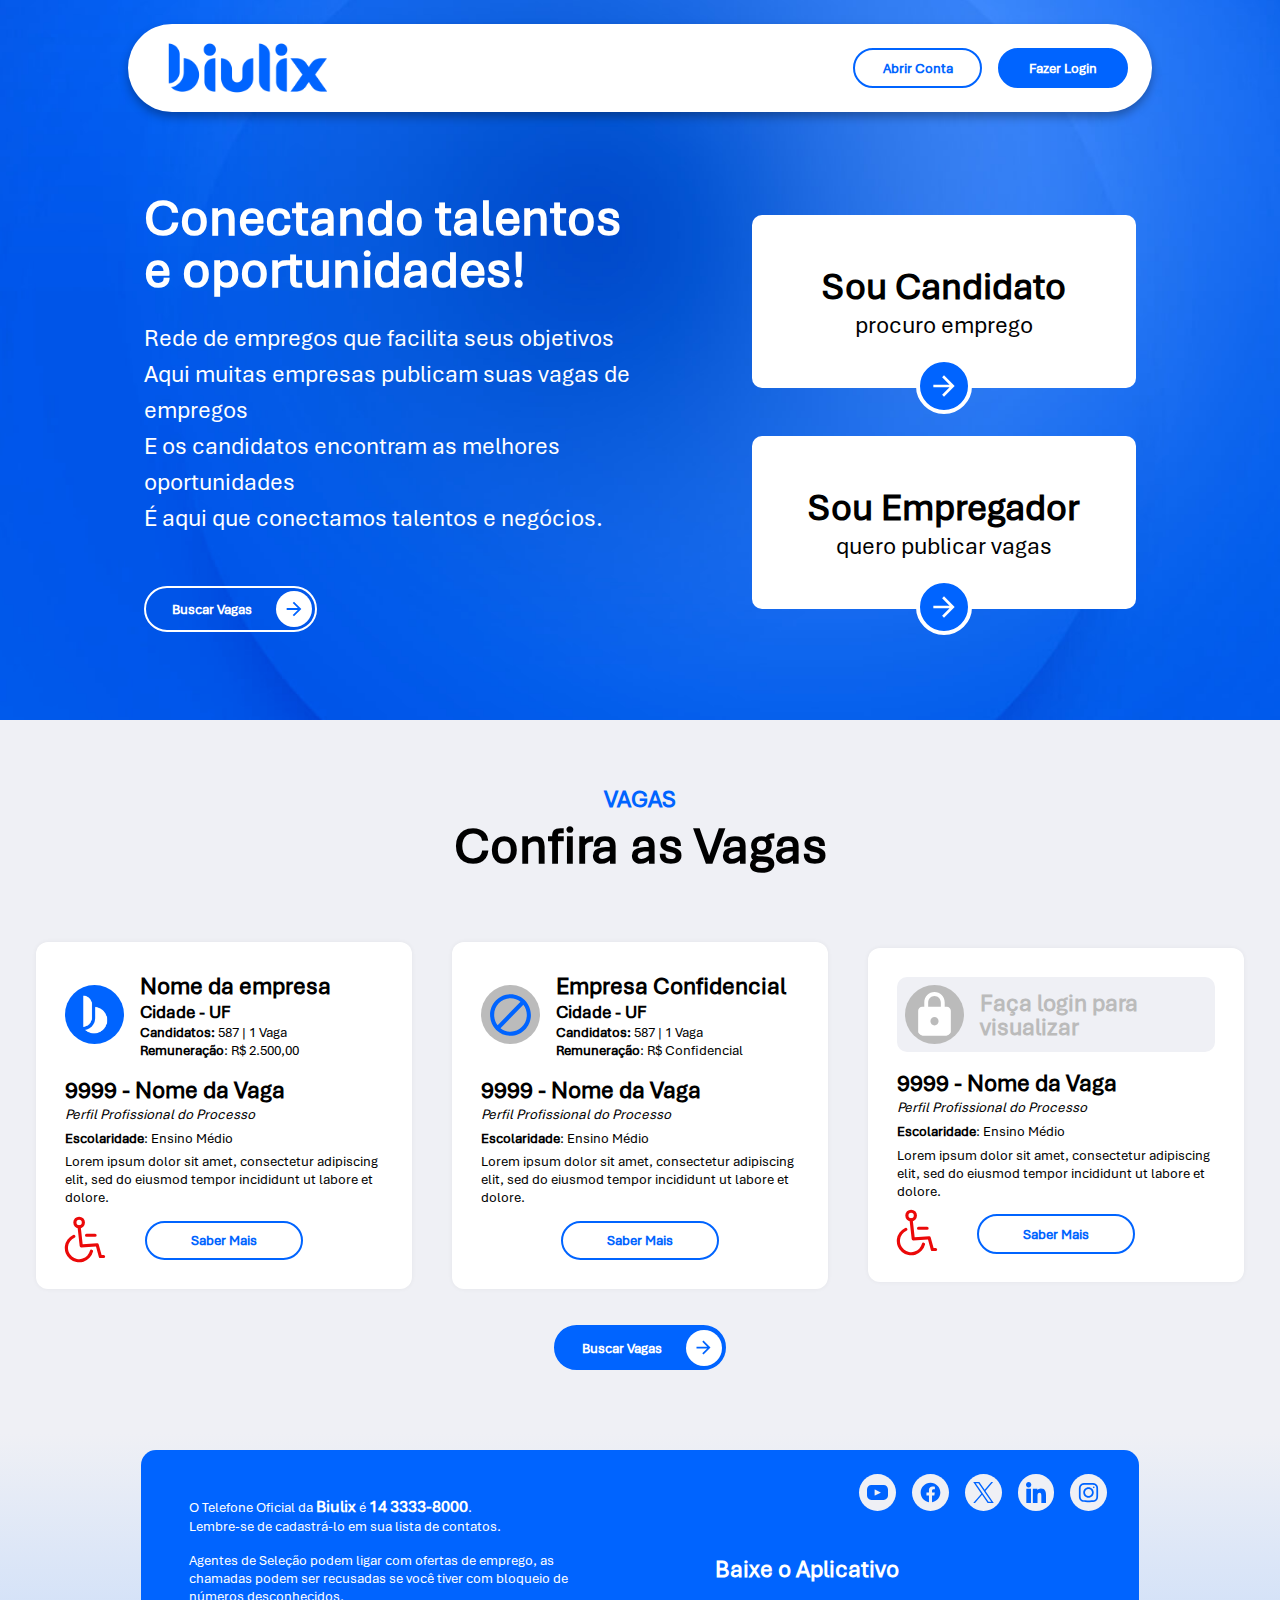
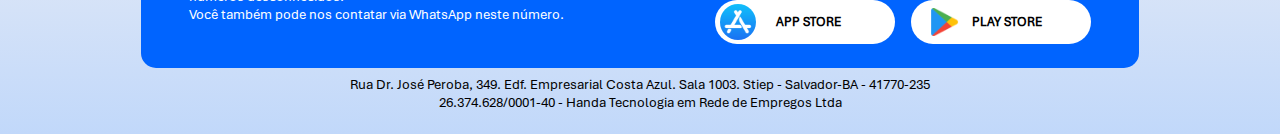
<file: index.html>
<!DOCTYPE html>
<html lang="pt-br">
    <head>
        <meta charset="UTF-8">
        <meta http-equiv="X-UA-Compatible" content="IE=edge">
        <meta name="viewport" content="width=device-width, initial-scale=1.0">
        <link rel="stylesheet" href="styles/home.css">
        <title>Biulix</title>
        <meta name="language" content="pt-BR">
        <meta property="og:type" content="website">
        <meta property="og:title" content="Biulix">
        <meta property="og:description" content="Conectando talentos e oportunidades!">
        <meta property="og:image" content="https://biulix.vercel.app/public/img/thumbnail.png">
        <meta property="og:url" content="https://biulix.vercel.app">
        <meta property="og:site_name" content="Biulix"/>
        <meta property="fb:admins" content="biulix"/>
        <meta name="twitter:card" content="summary_large_image">
        <meta name="twitter:url" content="https://biulix.vercel.app">
        <meta name="twitter:title" content="Biulix">
        <meta name="twitter:description" content="Conectando talentos e oportunidades!">
        <meta name="twitter:image" content="https://biulix.vercel.app/public/img/thumbnail.png">
        <meta name="author" content="Avel Digital">
        <meta name="creator" content="Avel Digital">
        <meta name="publisher" content="Avel Digital">
        <meta name="description" content="Conectando talentos e oportunidades!">
        <meta name="copyright" content="© 2024 Biulix"/>
        <meta name="keywords" content="">
        <meta name="rating" content="general"/>
        <meta name="robots" content="index, follow">
        <meta name="theme-color" content="#2C67DB">
        <meta name="msapplication-TileColor" content="#2C67DB">
        <link rel="canonical" href="https://biulix.vercel.app" data-baseprotocol="https:" data-basehost="biulix.vercel.app">
        <!-- Favicons -->
        <link rel="shortcut icon" href="https://biulix.vercel.app/public/img/favicon.ico" type="image/x-icon">
        <!-- Google Tag Manager -->
       
        <!-- End Google Tag Manager -->
    </head>
    <body>
        <!-- Google Tag Manager (noscript) -->
        
        <!-- End Google Tag Manager (noscript) -->
        <header>
            <a href="/" class="header-container-logo">
                <img class="header-logo" src="public/img/Logo Biulix.png" alt="Logo Biulix">
            </a>
            <div class="header-buttons">
                <a href="#" class="button-outlined">Abrir Conta</a>
                <a href="/login" class="button">Fazer Login</a>
            </div>
        </header>
        <main>
            <section class="initial">
                <img class="initial-image desktop" src="public/img/background-desktop.jpg" alt="Imagem de fundo">
                <img class="initial-image mobile" src="public/img/background-mobile.jpg" alt="Imagem de fundo">
                <div class="initial-container">
                    <div class="initial-content">
                        <h1 class="initial-title">Conectando talentos e oportunidades!</h1>
                        <span class="initial-description">
                            Rede de empregos que facilita seus objetivos
                            <br/>
                            Aqui muitas empresas publicam suas vagas de empregos
                            <br/>
                            E os candidatos encontram as melhores oportunidades
                            <br/>
                            É aqui que conectamos talentos e negócios.
                        </span>
                        <a href="/vagas" class="button-outlined-secondary initial-button icon-button">
                            <span class="initial-button-text">Buscar Vagas</span>
                            <img class="button-icon-arrow" src="public/img/icons/right-blue.svg" alt="ícone Right Blue">
                        </a>
                    </div>
                    <div class="options">
                        <a href="/candidato" class="option">
                            <span class="option-title">Sou Candidato</span>
                            <span class="option-subtitle">procuro emprego</span>
                            <img class="option-icon" src="public/img/icons/right-white.svg" alt="ícone Right White">
                        </a>
                        <a href="/empresa" class="option">
                            <span class="option-title">Sou Empregador</span>
                            <span class="option-subtitle">quero publicar vagas</span>
                            <img class="option-icon" src="public/img/icons/right-white.svg" alt="ícone Right White">
                        </a>
                    </div>
                </div>
            </section>
            <section class="vacancies">
                <span class="vacancies-subtitle">VAGAS</span>
                <h3 class="vacancies-title">Confira as Vagas</h3>
                <div class="vacancies-list">
                    <div class="vacancy">
                        <div class="vacancy-header">
                            <img class="vacancy-image" src="public/img/icon-biulix.png" alt="Logo Biulix">
                            <div class="vacancy-company">
                                <span class="vacancy-company-name">Nome da empresa</span>
                                <span class="vacancy-location">Cidade - UF</span>
                                <span class="vacancy-total-candidates"><span class="vacancy-total-candidates-highlighted">Candidatos: </span>587 | 1 Vaga</span>
                                <span class="vacancy-payment"><span class="vacancy-payment-highlighted">Remuneração</span>: R$ 2.500,00</span>
                            </div>
                        </div>
                        <div class="vacancy-content">
                            <span class="vacancy-title">9999 - Nome da Vaga</span>
                            <span class="vacancy-profile">Perfil Profissional do Processo</span>
                            <span class="vacancy-education"><span class="vacancy-education-highlighted">Escolaridade</span>: Ensino Médio</span>
                            <span class="vacancy-description">Lorem ipsum dolor sit amet, consectetur adipiscing elit, sed do eiusmod tempor incididunt ut labore et dolore.</span>
                            <button class="button-outlined vacancy-button" onclick="showModal()">Saber Mais</button>
                        </div>
                        <img class="vacancy-pcd-icon" src="public/img/icons/pcd.svg" alt="ícone PCD">
                    </div>
                    <div class="vacancy">
                        <div class="vacancy-header">
                            <img class="vacancy-icon" src="public/img/icons/block.svg" alt="ícone Block">
                            <div class="vacancy-company">
                                <span class="vacancy-company-name">Empresa Confidencial</span>
                                <span class="vacancy-location">Cidade - UF</span>
                                <span class="vacancy-total-candidates"><span class="vacancy-total-candidates-highlighted">Candidatos: </span>587 | 1 Vaga</span>
                                <span class="vacancy-payment"><span class="vacancy-payment-highlighted">Remuneração</span>: R$ Confidencial</span>
                            </div>
                        </div>
                        <div class="vacancy-content">
                            <span class="vacancy-title">9999 - Nome da Vaga</span>
                            <span class="vacancy-profile">Perfil Profissional do Processo</span>
                            <span class="vacancy-education"><span class="vacancy-education-highlighted">Escolaridade</span>: Ensino Médio</span>
                            <span class="vacancy-description">Lorem ipsum dolor sit amet, consectetur adipiscing elit, sed do eiusmod tempor incididunt ut labore et dolore.</span>
                            <button class="button-outlined vacancy-button" onclick="showModal()">Saber Mais</button>
                        </div>
                    </div>
                    <div class="vacancy">
                        <div class="vacancy-header vacancy-header-login">
                            <img class="vacancy-icon" src="public/img/icons/lock.svg" alt="ícone Lock">
                            <div class="vacancy-company">
                                <span class="vacancy-text-login">Faça login para visualizar</span>
                            </div>
                        </div>
                        <div class="vacancy-content">
                            <span class="vacancy-title">9999 - Nome da Vaga</span>
                            <span class="vacancy-profile">Perfil Profissional do Processo</span>
                            <span class="vacancy-education"><span class="vacancy-education-highlighted">Escolaridade</span>: Ensino Médio</span>
                            <span class="vacancy-description">Lorem ipsum dolor sit amet, consectetur adipiscing elit, sed do eiusmod tempor incididunt ut labore et dolore.</span>
                            <button class="button-outlined vacancy-button" onclick="showModal()">Saber Mais</button>
                        </div>
                        <img class="vacancy-pcd-icon" src="public/img/icons/pcd.svg" alt="ícone PCD">
                    </div>
                </div>
                <a href="/vagas" class="button icon-button vacancies-button">
                    <span class="vacancies-button-text">Buscar Vagas</span>
                    <img class="button-icon-arrow" src="public/img/icons/right-blue.svg" alt="ícone Right Blue">
                </a>
            </section>
        </main>
        <footer>
            <div class="footer-content">
                <div class="social">
                    <a href="#" class="social-icon-container">
                        <img class="social-icon" src="public/img/icons/youtube.svg" alt="ícone YouTube">
                    </a>
                    <a href="#" class="social-icon-container">
                        <img class="social-icon" src="public/img/icons/facebook.svg" alt="ícone Facebook">
                    </a>
                    <a href="#" class="social-icon-container">
                        <img class="social-icon" src="public/img/icons/twitter.svg" alt="ícone Twitter">
                    </a>
                    <a href="#" class="social-icon-container">
                        <img class="social-icon" src="public/img/icons/linkedin.svg" alt="ícone Linkedin">
                    </a>
                    <a href="#" class="social-icon-container">
                        <img class="social-icon" src="public/img/icons/instagram.svg" alt="ícone Instagram">
                    </a>
                </div>
                <div class="footer-texts">
                    <span class="footer-text">
                        O Telefone Oficial da <span class="footer-text-highlighted">Biulix</span> é <span class="footer-text-highlighted">14 3333-8000</span>.
                        <br/>
                        Lembre-se de cadastrá-lo em sua lista de contatos.
                    </span>
                    <span class="footer-text">
                        Agentes de Seleção podem ligar com ofertas de emprego, as chamadas podem ser recusadas se você tiver com bloqueio de números desconhecidos.
                        <br/>
                        Você também pode nos contatar via WhatsApp neste número.
                    </span>
                </div>
                <div class="download">
                    <span class="download-title">Baixe o Aplicativo</span>
                    <div class="download-buttons">
                        <a href="#" class="download-button">
                            <img src="public/img/App-Store-Logo.png" class="download-image" alt="Logo App Store">
                            <span class="download-text">APP STORE</span>
                        </a>
                        <a href="#" class="download-button">
                            <img src="public/img/Play-Store-Logo.png" class="download-image borderless-download-image" alt="Logo Play Store">
                            <span class="download-text">PLAY STORE</span>
                        </a>
                    </div>
                </div>
            </div>
            <span class="footer-address">
                <span class="footer-address-text">Rua Dr. José Peroba, 349. Edf. Empresarial Costa Azul. Sala 1003. Stiep - Salvador-BA - 41770-235</span>
                <span class="footer-address-text">26.374.628/0001-40 - Handa Tecnologia em Rede de Empregos Ltda</span>
            </span>
        </footer>
        <script>
            window.addEventListener('click', ev => {
                const classList = ev.target.classList

                if (classList.contains('modal-vacancy') && !classList.contains('hidden')) {
                    hiddenModal()
                }
            })

            function hiddenModal() {
                const modal = document.querySelector('.modal-vacancy')

                modal.classList.add('hidden')

                document.body.style.overflowY = 'auto'
            }

            function showModal() {
                const modal = document.querySelector('.modal-vacancy')

                modal.classList.remove('hidden')

                document.body.style.overflowY = 'hidden'
            }
        </script>
        <div class="modal-vacancy hidden">
            <div class="modal-vacancy-content">
                <div class="vacancy-header">
                    <img class="vacancy-icon" src="public/img/icons/block.svg" alt="ícone Block">
                    <div class="vacancy-company">
                        <span class="vacancy-company-name">Empresa Confidencial</span>
                        <span class="vacancy-location">Cidade - UF</span>
                        <span class="vacancy-total-candidates"><span class="vacancy-total-candidates-highlighted">Candidatos: </span>587 | 1 Vaga</span>
                        <span class="vacancy-payment"><span class="vacancy-payment-highlighted">Remuneração</span>: R$ Confidencial</span>
                    </div>
                </div>
                <div class="vacancy-content">
                    <span class="vacancy-title">9999 - Nome da Vaga</span>
                    <span class="vacancy-profile">Perfil Profissional do Processo</span>
                    <span class="vacancy-education"><span class="vacancy-education-highlighted">Escolaridade</span>: Ensino Médio</span>
                    <div class="modal-vacancy-field">
                        <span class="modal-vacancy-field-title">Regime de Contratação</span>
                        <span class="modal-vacancy-field-text">Efetivo Tempo Indeterminado</span>
                    </div>
                    <div class="modal-vacancy-field">
                        <span class="modal-vacancy-field-title">Horário de Trabalho</span>
                        <span class="modal-vacancy-field-text">Segunda a quinta das 8h às 18h e sexta das 8h às 17h sendo, com 1h para almoço.</span>
                    </div>
                    <div class="modal-vacancy-field">
                        <span class="modal-vacancy-field-title">Benefícios</span>
                        <span class="modal-vacancy-field-text">Transporte e alimentação.</span>
                    </div>
                    <div class="modal-vacancy-field">
                        <span class="modal-vacancy-field-title">Requisitos</span>
                        <span class="modal-vacancy-field-text">Ensino Superior em Administração, Psicologia, Recursos Humanos ou áreas correlatas. Experiência prévia em atividades de administração de pessoal. Conhecimento em legislação trabalhista, previdenciária e normas relacionadas à área de pessoal. Domínio de sistemas de folha de pagamento e conhecimento avançado em Excel. Boa capacidade de comunicação, negociação e relacionamento interpessoal. Orientação para resultados. Proatividade, organização e capacidade de análise crítica. Comprometimento com a confidencialidade das informações dos colaboradores e ética profissional.</span>
                    </div>
                    <div class="modal-vacancy-field">
                        <span class="modal-vacancy-field-title">Atribuições</span>
                        <span class="modal-vacancy-field-text">Realizar a gestão e administração de todos os processos relacionados à área de pessoal da empresa. Supervisionar as atividades de recrutamento e seleção e a integração dos novos colaboradores. Elaborar e conduzir programas de treinamento e desenvolvimento, identificando as necessidades de capacitação dos colaboradores e promovendo ações para o seu desenvolvimento profissional. Atuar no planejamento e execução de avaliações de desempenho, feedbacks e planos de desenvolvimento individual. Validar os processos de folha de pagamento, garantindo o correto processamento de salários, benefícios, descontos e demais verbas trabalhistas. Realizar o controle e atualização de dados cadastrais dos colaboradores nos sistemas internos da empresa e em órgãos governamentais. Assegurar o cumprimento das obrigações legais trabalhistas e previdenciárias, mantendo-se atualizado quanto às alterações na legislação. Prestar suporte e orientação aos gestores e colaboradores em questões relacionadas a direitos trabalhistas, benefícios, políticas internas e demais assuntos relacionados à área de pessoal.</span>
                    </div>
                </div>
                <div class="modal-vacancy-footer">
                    <a href="#" class="button modal-vacancy-button">Quero me candidatar</a>
                    <button class="modal-vacancy-back" onclick="hiddenModal()">Voltar</button>
                </div>
                <img class="modal-vacancy-pcd-icon" src="public/img/icons/pcd.svg" alt="ícone PCD">
                <a href="#" class="button-outlined-secondary icon-button modal-vacancy-report">
                    <span class="button-text">Denunciar</span>
                    <img class="button-icon-alert" src="public/img/icons/alert.png" alt="ícone Alert">
                </a>
            </div>
        </div>
    </body>
</html>
</file>
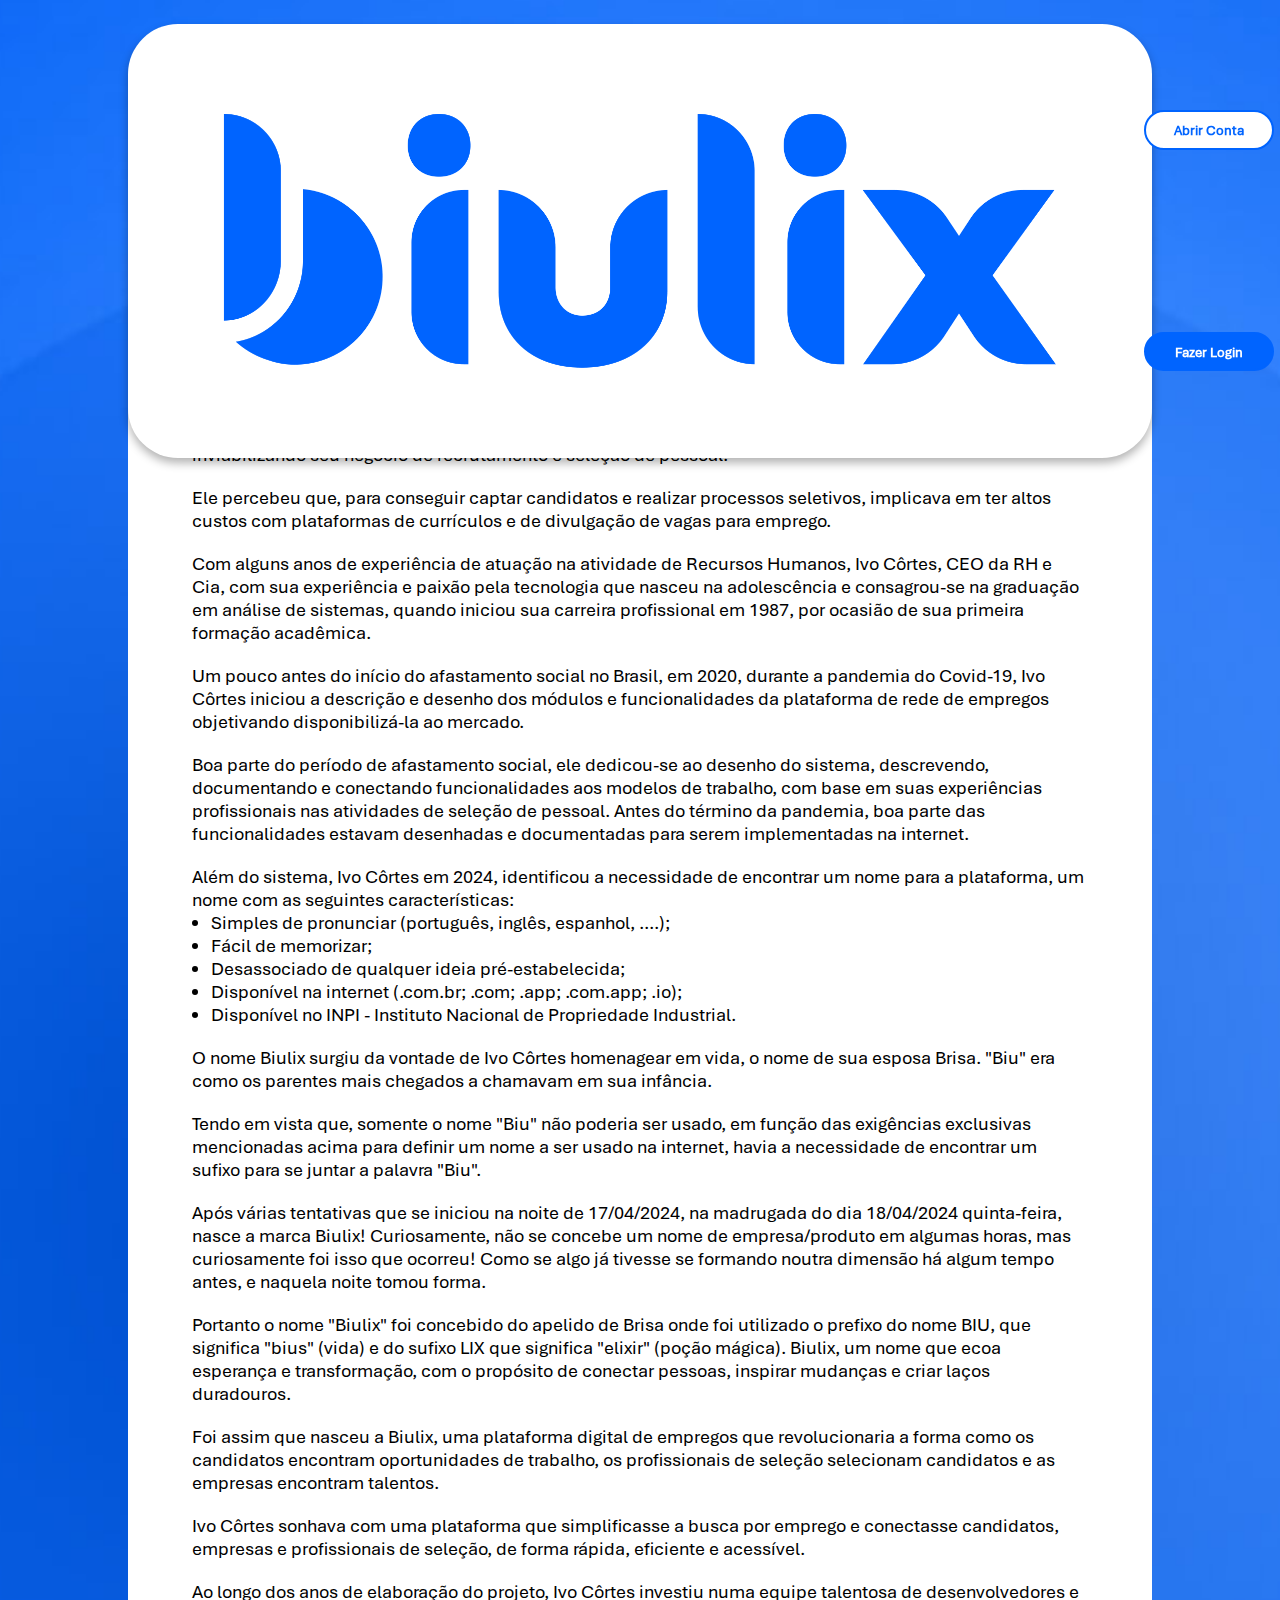
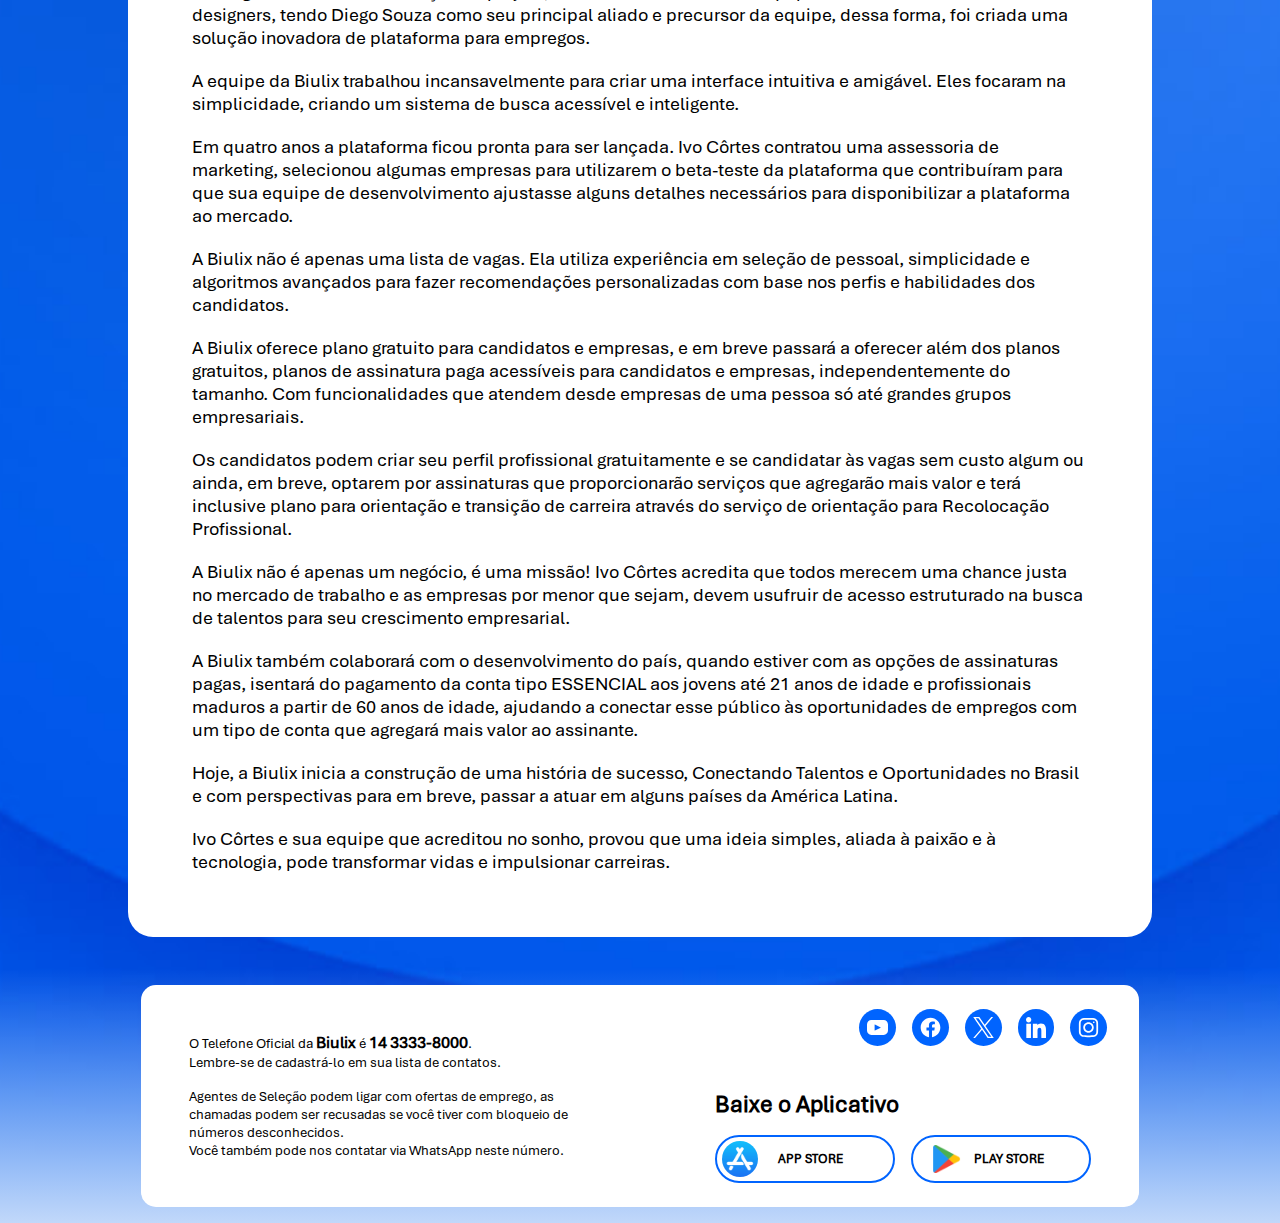
<file: about.html>
<!DOCTYPE html>
<html lang="pt-br">
    <head>
        <meta charset="UTF-8">
        <meta http-equiv="X-UA-Compatible" content="IE=edge">
        <meta name="viewport" content="width=device-width, initial-scale=1.0">
        <link rel="stylesheet" href="styles/about.css">
        <title>Biulix - Sobre</title>
        <meta name="language" content="pt-BR">
        <meta property="og:type" content="website">
        <meta property="og:title" content="Biulix">
        <meta property="og:description" content="Conectando talentos e oportunidades!">
        <meta property="og:image" content="https://biulix.vercel.app/public/img/thumbnail.png">
        <meta property="og:url" content="https://biulix.vercel.app">
        <meta property="og:site_name" content="Biulix"/>
        <meta property="fb:admins" content="biulix"/>
        <meta name="twitter:card" content="summary_large_image">
        <meta name="twitter:url" content="https://biulix.vercel.app">
        <meta name="twitter:title" content="Biulix">
        <meta name="twitter:description" content="Conectando talentos e oportunidades!">
        <meta name="twitter:image" content="https://biulix.vercel.app/public/img/thumbnail.png">
        <meta name="author" content="Avel Digital">
        <meta name="creator" content="Avel Digital">
        <meta name="publisher" content="Avel Digital">
        <meta name="description" content="Conectando talentos e oportunidades!">
        <meta name="copyright" content="© 2024 Biulix"/>
        <meta name="keywords" content="">
        <meta name="rating" content="general"/>
        <meta name="robots" content="index, follow">
        <meta name="theme-color" content="#2C67DB">
        <meta name="msapplication-TileColor" content="#2C67DB">
        <link rel="canonical" href="https://biulix.vercel.app" data-baseprotocol="https:" data-basehost="biulix.vercel.app">
        <!-- Favicons -->
        <link rel="shortcut icon" href="https://biulix.vercel.app/public/img/favicon.ico" type="image/x-icon">
        <!-- Google Tag Manager -->
       
        <!-- End Google Tag Manager -->
    </head>
    <body>
        <!-- Google Tag Manager (noscript) -->
        
        <!-- End Google Tag Manager (noscript) -->
        <header>
            <img class="header-logo" src="public/img/Logo Biulix.png" alt="Logo Biulix">
            <div class="header-buttons">
                <a href="#" class="button-outlined">Abrir Conta</a>
                <a href="/login" class="button">Fazer Login</a>
            </div>
        </header>
        <main>
            <div class="texts">
                <h1 class="texts-title">Sobre Nós</h1>
                <span class="texts-paragraph">Entre os anos de 2010 e 2020, o idealizador da Biulix identificou uma oportunidade em sua empresa de recrutamento e seleção de pessoal, quando buscou na internet formas de captar candidatos para as vagas disponíveis, percebeu que a operação para utilizar as plataformas disponíveis eram complicadas e caras, inviabilizando seu negócio de recrutamento e seleção de pessoal.</span>
                <br/>
                <span class="texts-paragraph">Ele percebeu que, para conseguir captar candidatos e realizar processos seletivos, implicava em ter altos custos com plataformas de currículos e de divulgação de vagas para emprego.</span>
                <br/>
                <span class="texts-paragraph">Com alguns anos de experiência de atuação na atividade de Recursos Humanos, Ivo Côrtes, CEO da RH e Cia, com sua experiência e paixão pela tecnologia que nasceu na adolescência e consagrou-se na graduação em análise de sistemas, quando iniciou sua carreira profissional em 1987, por ocasião de sua primeira formação acadêmica.</span>
                <br/>
                <span class="texts-paragraph">Um pouco antes do início do afastamento social no Brasil, em 2020, durante a pandemia do Covid-19, Ivo Côrtes iniciou a descrição e desenho dos módulos e funcionalidades da plataforma de rede de empregos objetivando disponibilizá-la ao mercado.</span>
                <br/>
                <span class="texts-paragraph">Boa parte do período de afastamento social, ele dedicou-se ao desenho do sistema, descrevendo, documentando e conectando funcionalidades aos modelos de trabalho, com base em suas experiências profissionais nas atividades de seleção de pessoal. Antes do término da pandemia, boa parte das funcionalidades estavam desenhadas e documentadas para serem implementadas na internet.</span>
                <br/>
                <span class="texts-paragraph">Além do sistema, Ivo Côrtes em 2024, identificou a necessidade de encontrar um nome para a plataforma, um nome com as seguintes características: </span>
                <ul class="list">
                    <li class="list-item">Simples de pronunciar (português, inglês, espanhol, ....);</li>
                    <li class="list-item">Fácil de memorizar;</li>
                    <li class="list-item">Desassociado de qualquer ideia pré-estabelecida;</li>
                    <li class="list-item">Disponível na internet (.com.br; .com; .app; .com.app; .io);</li>
                    <li class="list-item">Disponível no INPI - Instituto Nacional de Propriedade Industrial.</li>
                </ul>
                <br/>
                <span class="texts-paragraph">O nome Biulix surgiu da vontade de Ivo Côrtes homenagear em vida, o nome de sua esposa Brisa. "Biu" era como os parentes mais chegados a chamavam em sua infância.</span>
                <br/>
                <span class="texts-paragraph">Tendo em vista que, somente o nome "Biu" não poderia ser usado, em função das exigências exclusivas mencionadas acima para definir um nome a ser usado na internet, havia a necessidade de encontrar um sufixo para se juntar a palavra "Biu".</span>
                <br/>
                <span class="texts-paragraph">Após várias tentativas que se iniciou na noite de 17/04/2024, na madrugada do dia 18/04/2024 quinta-feira, nasce a marca Biulix! Curiosamente, não se concebe um nome de empresa/produto em algumas horas, mas curiosamente foi isso que ocorreu! Como se algo já tivesse se formando noutra dimensão há algum tempo antes, e naquela noite tomou forma.</span>
                <br/>
                <span class="texts-paragraph">Portanto o nome "Biulix" foi concebido do apelido de Brisa onde foi utilizado o prefixo do nome BIU, que significa "bius" (vida) e do sufixo LIX que significa "elixir" (poção mágica). Biulix, um nome que ecoa esperança e transformação, com o propósito de conectar pessoas, inspirar mudanças e criar laços duradouros.</span>
                <br/>
                <span class="texts-paragraph">Foi assim que nasceu a Biulix, uma plataforma digital de empregos que revolucionaria a forma como os candidatos encontram oportunidades de trabalho, os profissionais de seleção selecionam candidatos e as empresas encontram talentos.</span>
                <br/>
                <span class="texts-paragraph">Ivo Côrtes sonhava com uma plataforma que simplificasse a busca por emprego e conectasse candidatos, empresas e profissionais de seleção, de forma rápida, eficiente e acessível.</span>
                <br/>
                <span class="texts-paragraph">Ao longo dos anos de elaboração do projeto, Ivo Côrtes investiu numa equipe talentosa de desenvolvedores e designers, tendo Diego Souza como seu principal aliado e precursor da equipe, dessa forma, foi criada uma solução inovadora de plataforma para empregos.</span>
                <br/>
                <span class="texts-paragraph">A equipe da Biulix trabalhou incansavelmente para criar uma interface intuitiva e amigável. Eles focaram na simplicidade, criando um sistema de busca acessível e inteligente.</span>
                <br/>
                <span class="texts-paragraph">Em quatro anos a plataforma ficou pronta para ser lançada. Ivo Côrtes contratou uma assessoria de marketing, selecionou algumas empresas para utilizarem o beta-teste da plataforma que contribuíram para que sua equipe de desenvolvimento ajustasse alguns detalhes necessários para disponibilizar a plataforma ao mercado.</span>
                <br/>
                <span class="texts-paragraph">A Biulix não é apenas uma lista de vagas. Ela utiliza experiência em seleção de pessoal, simplicidade e algoritmos avançados para fazer recomendações personalizadas com base nos perfis e habilidades dos candidatos.</span>
                <br/>
                <span class="texts-paragraph">A Biulix oferece plano gratuito para candidatos e empresas, e em breve passará a oferecer além dos planos gratuitos, planos de assinatura paga acessíveis para candidatos e empresas, independentemente do tamanho. Com funcionalidades que atendem desde empresas de uma pessoa só até grandes grupos empresariais.</span>
                <br/>
                <span class="texts-paragraph">Os candidatos podem criar seu perfil profissional gratuitamente e se candidatar às vagas sem custo algum ou ainda, em breve, optarem por assinaturas que proporcionarão serviços que agregarão mais valor e terá inclusive plano para orientação e transição de carreira através do serviço de orientação para Recolocação Profissional.</span>
                <br/>
                <span class="texts-paragraph">A Biulix não é apenas um negócio, é uma missão! Ivo Côrtes acredita que todos merecem uma chance justa no mercado de trabalho e as empresas por menor que sejam, devem usufruir de acesso estruturado na busca de talentos para seu crescimento empresarial.</span>
                <br/>
                <span class="texts-paragraph">A Biulix também colaborará com o desenvolvimento do país, quando estiver com as opções de assinaturas pagas, isentará do pagamento da conta tipo ESSENCIAL aos jovens até 21 anos de idade e profissionais maduros a partir de 60 anos de idade, ajudando a conectar esse público às oportunidades de empregos com um tipo de conta que agregará mais valor ao assinante.</span>
                <br/>
                <span class="texts-paragraph">Hoje, a Biulix inicia a construção de uma história de sucesso, Conectando Talentos e Oportunidades no Brasil e com perspectivas para em breve, passar a atuar em alguns países da América Latina.</span>
                <br/>
                <span class="texts-paragraph">Ivo Côrtes e sua equipe que acreditou no sonho, provou que uma ideia simples, aliada à paixão e à tecnologia, pode transformar vidas e impulsionar carreiras.</span>
            </div>
        </main>
        <footer class="footer-secondary">
            <div class="footer-content footer-content-secondary">
                <div class="social">
                    <a href="#" class="social-icon-container social-icon-container-secondary">
                        <img class="social-icon" src="public/img/icons/youtube-secondary.svg" alt="ícone YouTube">
                    </a>
                    <a href="#" class="social-icon-container social-icon-container-secondary">
                        <img class="social-icon" src="public/img/icons/facebook-secondary.svg" alt="ícone Facebook">
                    </a>
                    <a href="#" class="social-icon-container social-icon-container-secondary">
                        <img class="social-icon" src="public/img/icons/twitter-secondary.svg" alt="ícone Twitter">
                    </a>
                    <a href="#" class="social-icon-container social-icon-container-secondary">
                        <img class="social-icon" src="public/img/icons/linkedin-secondary.svg" alt="ícone Linkedin">
                    </a>
                    <a href="#" class="social-icon-container social-icon-container-secondary">
                        <img class="social-icon" src="public/img/icons/instagram-secondary.svg" alt="ícone Instagram">
                    </a>
                </div>
                <div class="footer-texts">
                    <span class="footer-text footer-text-secondary">
                        O Telefone Oficial da <span class="footer-text-highlighted footer-text-highlighted-secondary">Biulix</span> é <span class="footer-text-highlighted footer-text-highlighted-secondary">14 3333-8000</span>.
                        <br/>
                        Lembre-se de cadastrá-lo em sua lista de contatos.
                    </span>
                    <span class="footer-text footer-text-secondary">
                        Agentes de Seleção podem ligar com ofertas de emprego, as chamadas podem ser recusadas se você tiver com bloqueio de números desconhecidos.
                        <br/>
                        Você também pode nos contatar via WhatsApp neste número.
                    </span>
                </div>
                <div class="download">
                    <span class="download-title download-title-secondary">Baixe o Aplicativo</span>
                    <div class="download-buttons">
                        <a href="#" class="download-button download-button-secondary">
                            <img src="public/img/App-Store-Logo.png" class="download-image" alt="Logo App Store">
                            <span class="download-text">APP STORE</span>
                        </a>
                        <a href="#" class="download-button download-button-secondary">
                            <img src="public/img/Play-Store-Logo.png" class="download-image borderless-download-image" alt="Logo Play Store">
                            <span class="download-text">PLAY STORE</span>
                        </a>
                    </div>
                </div>
            </div>
        </footer>
    </body>
</html>
</file>
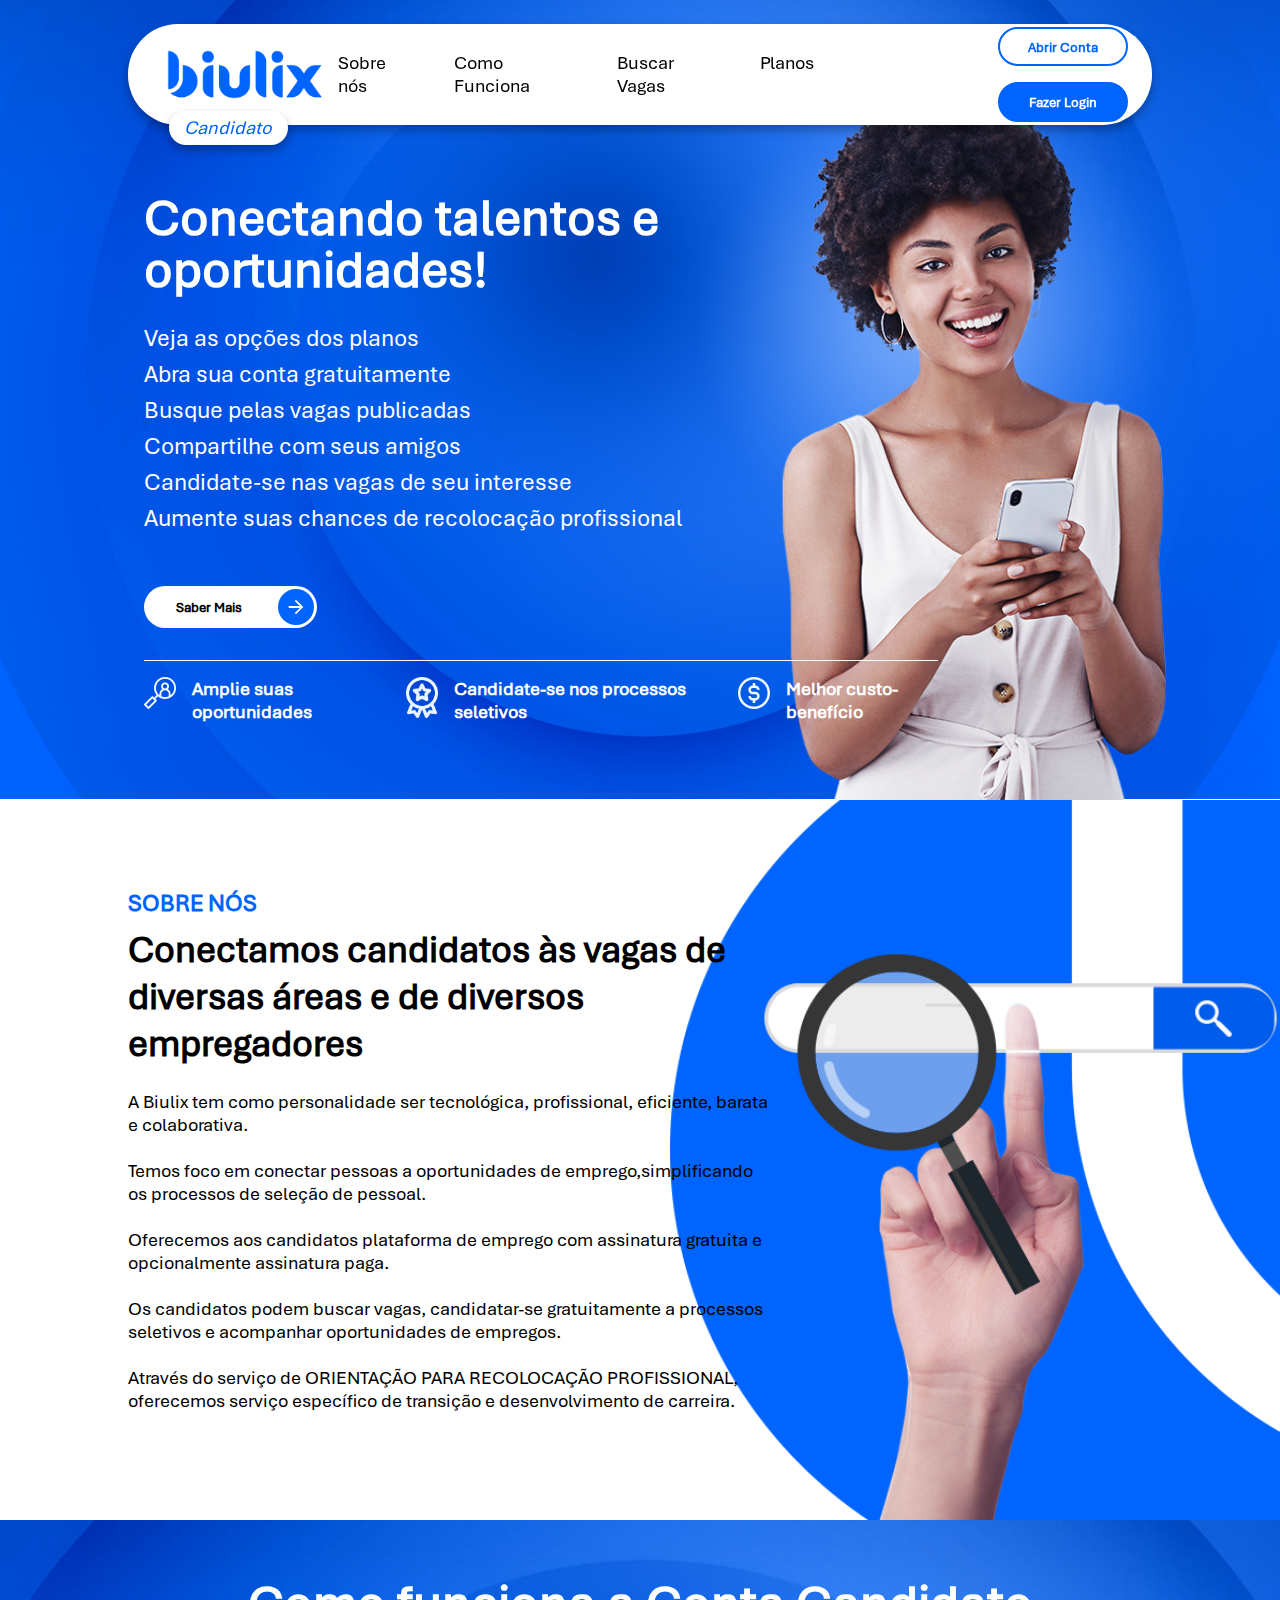
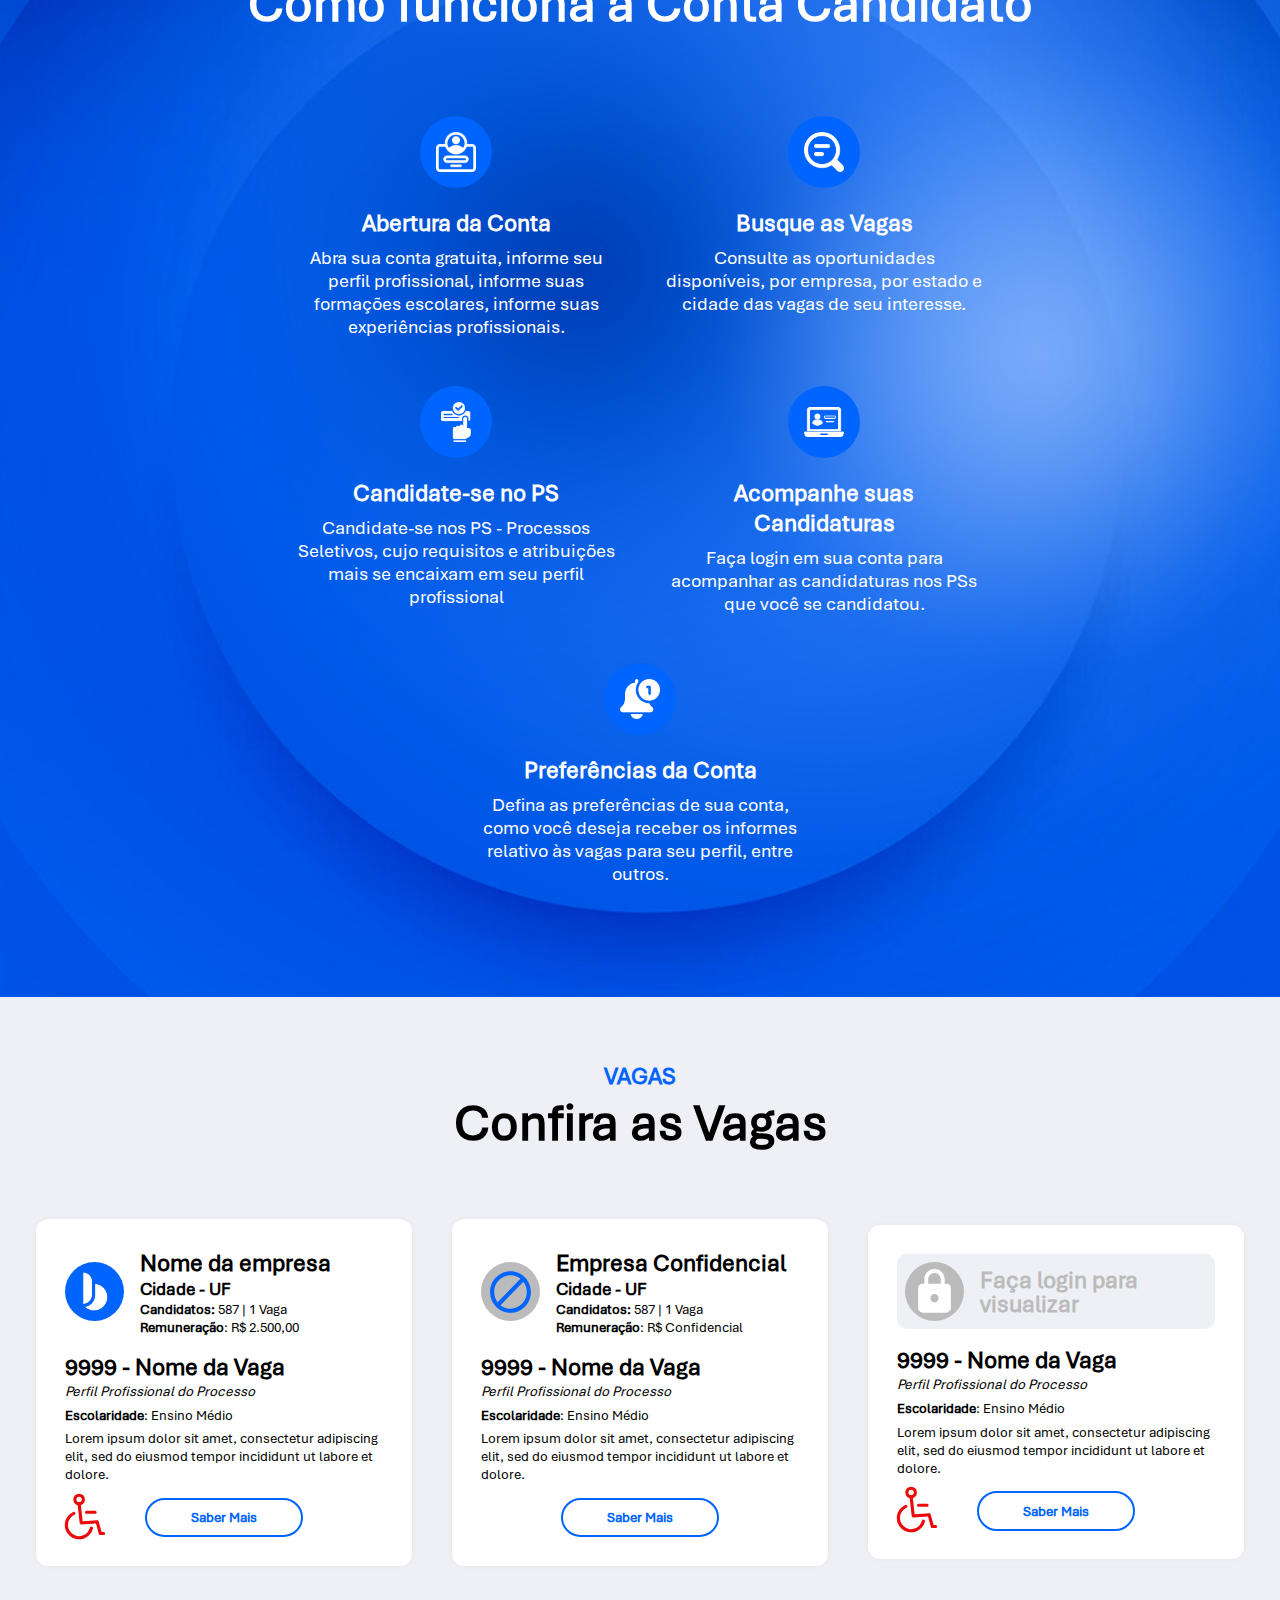
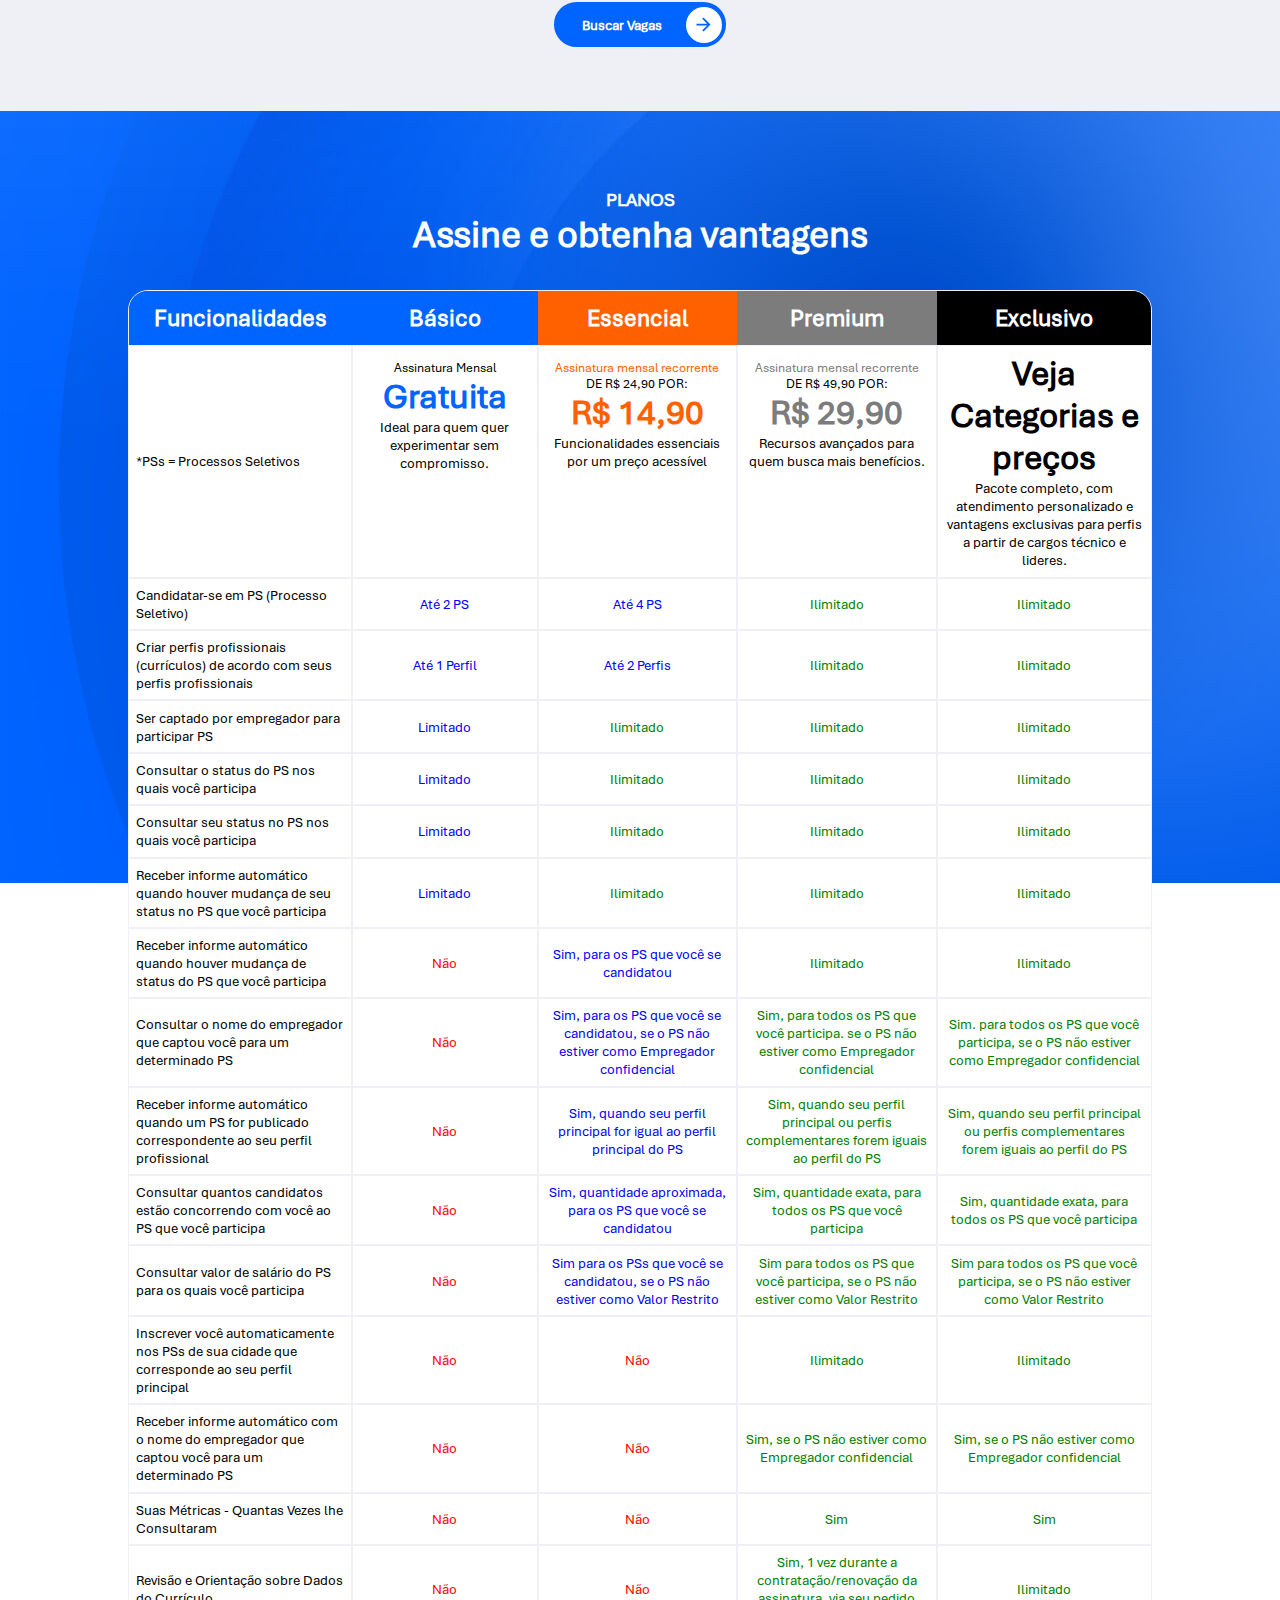
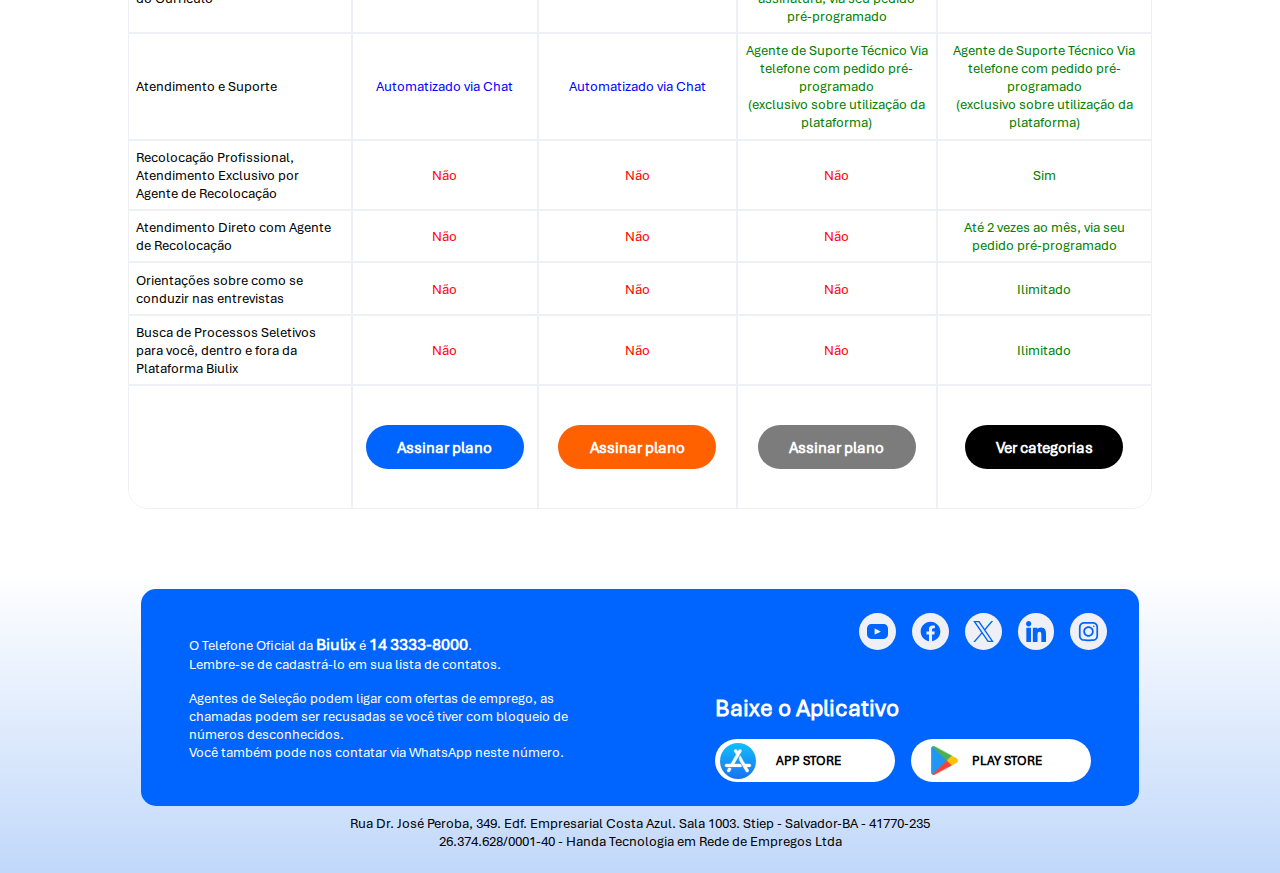
<file: candidato.html>
<!DOCTYPE html>
<html lang="pt-br">
    <head>
        <meta charset="UTF-8">
        <meta http-equiv="X-UA-Compatible" content="IE=edge">
        <meta name="viewport" content="width=device-width, initial-scale=1.0">
        <link rel="stylesheet" href="styles/candidate/index.css">
        <title>Biulix - Candidato</title>
        <meta name="language" content="pt-BR">
        <meta property="og:type" content="website">
        <meta property="og:title" content="Biulix">
        <meta property="og:description" content="Conectando talentos e oportunidades!">
        <meta property="og:image" content="https://biulix.vercel.app/public/img/thumbnail-candidate.png">
        <meta property="og:url" content="https://biulix.vercel.app">
        <meta property="og:site_name" content="Biulix"/>
        <meta property="fb:admins" content="biulix"/>
        <meta name="twitter:card" content="summary_large_image">
        <meta name="twitter:url" content="https://biulix.vercel.app">
        <meta name="twitter:title" content="Biulix">
        <meta name="twitter:description" content="Conectando talentos e oportunidades!">
        <meta name="twitter:image" content="https://biulix.vercel.app/public/img/thumbnail-candidate.png">
        <meta name="author" content="Avel Digital">
        <meta name="creator" content="Avel Digital">
        <meta name="publisher" content="Avel Digital">
        <meta name="description" content="Conectando talentos e oportunidades!">
        <meta name="copyright" content="© 2024 Biulix"/>
        <meta name="keywords" content="">
        <meta name="rating" content="general"/>
        <meta name="robots" content="index, follow">
        <meta name="theme-color" content="#2C67DB">
        <meta name="msapplication-TileColor" content="#2C67DB">
        <link rel="canonical" href="https://biulix.vercel.app" data-baseprotocol="https:" data-basehost="biulix.vercel.app">
        <!-- Favicons -->
        <link rel="shortcut icon" href="https://biulix.vercel.app/public/img/favicon.ico" type="image/x-icon">
        <!-- Google Tag Manager -->
       
        <!-- End Google Tag Manager -->
    </head>
    <body>
        <!-- Google Tag Manager (noscript) -->
        
        <!-- End Google Tag Manager (noscript) -->
        <header>
            <a href="/" class="header-container-logo">
                <img class="header-logo" src="public/img/Logo Biulix.png" alt="Logo Biulix">
            </a>
            <div class="header-type">Candidato</div>
            <div class="header-options">
                <a class="header-option" href="/sobre?type=candidate">Sobre nós</a>
                <a class="header-option" href="#how">Como Funciona</a>
                <a class="header-option" href="/vagas">Buscar Vagas</a>
                <a class="header-option" href="#plans">Planos</a>
            </div>
            <div class="header-buttons header-buttons-with-options">
                <a href="#" class="button-outlined">Abrir Conta</a>
                <a href="/login" class="button">Fazer Login</a>
            </div>
        </header>
        <main>
            <section class="initial">
                <img class="initial-image desktop" src="public/img/candidate/initial-desktop.png" alt="Imagem de fundo">
                <img class="initial-image mobile" src="public/img/candidate/initial-mobile.png" alt="Imagem de fundo">
                <div class="initial-container">
                    <div class="initial-content">
                        <h1 class="initial-title">Conectando talentos e oportunidades!</h1>
                        <span class="initial-description">
                            Veja as opções dos planos
                            <br/>
                            Abra sua conta gratuitamente
                            <br/>
                            Busque pelas vagas publicadas
                            <br/>
                            Compartilhe com seus amigos
                            <br/>
                            Candidate-se nas vagas de seu interesse
                            <br/>
                            Aumente suas chances de recolocação profissional
                        </span>
                        <a href="#" class="button-outlined initial-button icon-button">
                            <span class="initial-button-text">Saber Mais</span>
                            <img class="button-icon-arrow button-icon-arrow-secondary" src="public/img/icons/right-white.svg" alt="ícone Arrow">
                        </a>
                    </div>
                    <div class="initial-features">
                        <div class="initial-feature">
                            <img class="initial-feature-icon" src="public/img/icons/find.png" alt="ícone Feature">
                            <span class="initial-feature-text">Amplie suas oportunidades</span>
                        </div>
                        <div class="initial-feature">
                            <img class="initial-feature-icon" src="public/img/icons/medal.png" alt="ícone Feature">
                            <span class="initial-feature-text">Candidate-se nos processos seletivos</span>
                        </div>
                        <div class="initial-feature">
                            <img class="initial-feature-icon" src="public/img/icons/coin.png" alt="ícone Feature">
                            <span class="initial-feature-text">Melhor custo-benefício</span>
                        </div>
                    </div>
                </div>
            </section>
            <section class="about" id="about">
                <img class="about-image-desktop" src="public/img/candidate/about-desktop.png" alt="Imagem About">
                <img class="about-image-mobile" src="public/img/candidate/about-mobile.png" alt="Imagem About">
                <div class="about-content">
                    <span class="about-subtitle">SOBRE NÓS</span>
                    <h3 class="about-title">Conectamos candidatos às vagas de diversas áreas e de diversos empregadores</h3>
                    <span class="about-text">
                        <br/>
                        A Biulix tem como personalidade ser tecnológica, profissional, eficiente, barata e colaborativa.
                        <br/>
                        <br/>
                        Temos foco em conectar pessoas a oportunidades de emprego,simplificando os processos de seleção de pessoal.
                        <br/>
                        <br/>
                        Oferecemos aos candidatos plataforma de emprego com assinatura gratuita e opcionalmente assinatura paga.
                        <br/>
                        <br/>
                        Os candidatos podem buscar vagas, candidatar-se gratuitamente a processos seletivos e acompanhar oportunidades de empregos.
                        <br/>
                        <br/>
                        Através do serviço de ORIENTAÇÃO PARA RECOLOCAÇÃO PROFISSIONAL, oferecemos serviço específico de transição e desenvolvimento de carreira.
                    </span>
                </div>
            </section>
            <section class="how" id="how">
                <img class="how-image desktop" src="public/img/candidate/how-desktop.png" alt="Imagem How">
                <img class="how-image mobile" src="public/img/candidate/how-mobile.png" alt="Imagem How">
                <h3 class="how-title">Como funciona a Conta Candidato</h3>
                <div class="how-features">
                    <div class="how-feature">
                        <div class="how-feature-icon-container">
                            <img class="how-feature-icon" src="public/img/icons/user.png" alt="ícone Feature">
                        </div>
                        <span class="how-feature-title">Abertura da Conta</span>
                        <span class="how-feature-description">Abra sua conta gratuita, informe seu perfil profissional, informe suas formações escolares, informe suas experiências profissionais.</span>
                    </div>
                    <div class="how-feature">
                        <div class="how-feature-icon-container">
                            <img class="how-feature-icon" src="public/img/icons/find-text.png" alt="ícone Feature">
                        </div>
                        <span class="how-feature-title">Busque as Vagas</span>
                        <span class="how-feature-description">Consulte as oportunidades disponíveis, por empresa, por estado e cidade das vagas de seu interesse.</span>
                    </div>
                    <div class="how-feature">
                        <div class="how-feature-icon-container">
                            <img class="how-feature-icon" src="public/img/icons/confirm.png" alt="ícone Feature">
                        </div>
                        <span class="how-feature-title">Candidate-se no PS</span>
                        <span class="how-feature-description">Candidate-se nos PS - Processos Seletivos, cujo requisitos e atribuições mais se encaixam em seu perfil profissional</span>
                    </div>
                    <div class="how-feature">
                        <div class="how-feature-icon-container">
                            <img class="how-feature-icon" src="public/img/icons/desktop.png" alt="ícone Feature">
                        </div>
                        <span class="how-feature-title">Acompanhe suas Candidaturas</span>
                        <span class="how-feature-description">Faça login em sua conta para acompanhar as candidaturas nos PSs que você se candidatou.</span>
                    </div>
                    <div class="how-feature">
                        <div class="how-feature-icon-container">
                            <img class="how-feature-icon" src="public/img/icons/notify.png" alt="ícone Feature">
                        </div>
                        <span class="how-feature-title">Preferências da Conta</span>
                        <span class="how-feature-description">Defina as preferências de sua conta, como você deseja receber os informes relativo às vagas para seu perfil, entre outros.</span>
                    </div>
                </div>
            </section>
            <section class="vacancies" id="vacancies">
                <span class="vacancies-subtitle">VAGAS</span>
                <h3 class="vacancies-title">Confira as Vagas</h3>
                <div class="vacancies-list">
                    <div class="vacancy">
                        <div class="vacancy-header">
                            <img class="vacancy-image" src="public/img/icon-biulix.png" alt="Logo Biulix">
                            <div class="vacancy-company">
                                <span class="vacancy-company-name">Nome da empresa</span>
                                <span class="vacancy-location">Cidade - UF</span>
                                <span class="vacancy-total-candidates"><span class="vacancy-total-candidates-highlighted">Candidatos: </span>587 | 1 Vaga</span>
                                <span class="vacancy-payment"><span class="vacancy-payment-highlighted">Remuneração</span>: R$ 2.500,00</span>
                            </div>
                        </div>
                        <div class="vacancy-content">
                            <span class="vacancy-title">9999 - Nome da Vaga</span>
                            <span class="vacancy-profile">Perfil Profissional do Processo</span>
                            <span class="vacancy-education"><span class="vacancy-education-highlighted">Escolaridade</span>: Ensino Médio</span>
                            <span class="vacancy-description">Lorem ipsum dolor sit amet, consectetur adipiscing elit, sed do eiusmod tempor incididunt ut labore et dolore.</span>
                            <button onclick="showModal()" class="button-outlined vacancy-button">Saber Mais</a>
                        </div>
                        <img class="vacancy-pcd-icon" src="public/img/icons/pcd.svg" alt="ícone PCD">
                    </div>
                    <div class="vacancy">
                        <div class="vacancy-header">
                            <img class="vacancy-icon" src="public/img/icons/block.svg" alt="ícone Block">
                            <div class="vacancy-company">
                                <span class="vacancy-company-name">Empresa Confidencial</span>
                                <span class="vacancy-location">Cidade - UF</span>
                                <span class="vacancy-total-candidates"><span class="vacancy-total-candidates-highlighted">Candidatos: </span>587 | 1 Vaga</span>
                                <span class="vacancy-payment"><span class="vacancy-payment-highlighted">Remuneração</span>: R$ Confidencial</span>
                            </div>
                        </div>
                        <div class="vacancy-content">
                            <span class="vacancy-title">9999 - Nome da Vaga</span>
                            <span class="vacancy-profile">Perfil Profissional do Processo</span>
                            <span class="vacancy-education"><span class="vacancy-education-highlighted">Escolaridade</span>: Ensino Médio</span>
                            <span class="vacancy-description">Lorem ipsum dolor sit amet, consectetur adipiscing elit, sed do eiusmod tempor incididunt ut labore et dolore.</span>
                            <button onclick="showModal()" class="button-outlined vacancy-button">Saber Mais</a>
                        </div>
                    </div>
                    <div class="vacancy">
                        <div class="vacancy-header vacancy-header-login">
                            <img class="vacancy-icon" src="public/img/icons/lock.svg" alt="ícone Lock">
                            <div class="vacancy-company">
                                <span class="vacancy-text-login">Faça login para visualizar</span>
                            </div>
                        </div>
                        <div class="vacancy-content">
                            <span class="vacancy-title">9999 - Nome da Vaga</span>
                            <span class="vacancy-profile">Perfil Profissional do Processo</span>
                            <span class="vacancy-education"><span class="vacancy-education-highlighted">Escolaridade</span>: Ensino Médio</span>
                            <span class="vacancy-description">Lorem ipsum dolor sit amet, consectetur adipiscing elit, sed do eiusmod tempor incididunt ut labore et dolore.</span>
                            <button onclick="showModal()" class="button-outlined vacancy-button">Saber Mais</a>
                        </div>
                        <img class="vacancy-pcd-icon" src="public/img/icons/pcd.svg" alt="ícone PCD">
                    </div>
                </div>
                <a href="/vagas" class="button icon-button vacancies-button">
                    <span class="vacancies-button-text">Buscar Vagas</span>
                    <img class="button-icon-arrow" src="public/img/icons/right-blue.svg" alt="ícone Right Blue">
                </a>
            </section>
            <section class="plans" id="plans">
                <span class="plans-subtitle">PLANOS</span>
                <h3 class="plans-title">Assine e obtenha vantagens</h3>
                <div class="plans-container-table">
                    <table class="plans-table" cellspacing="0">
                        <tr class="plans-header">
                            <th>Funcionalidades</th>
                            <th>Básico</th>
                            <th>Essencial</th>
                            <th>Premium</th>
                            <th>Exclusivo</th>
                        </tr>
                        <tr class="plans-row">
                            <td>*PSs = Processos Seletivos</td>
                            <td>
                                <span class="plans-type">Assinatura Mensal</span>
                                <span class="plans-price">Gratuita</span>
                                <span class="plans-about">Ideal para quem quer experimentar sem compromisso.</span>
                            </td>
                            <td>
                                <span class="plans-type">Assinatura mensal recorrente</span>
                                <span class="plans-sub-price">DE R$ 24,90 POR: </span>
                                <span class="plans-price">R$ 14,90</span>
                                <span class="plans-about">Funcionalidades essenciais por um preço acessível</span>
                            </td>
                            <td>
                                <span class="plans-type">Assinatura mensal recorrente</span>
                                <span class="plans-sub-price">DE R$ 49,90 POR: </span>
                                <span class="plans-price">R$ 29,90</span>
                                <span class="plans-about">Recursos avançados para quem busca mais benefícios.</span>
                            </td>
                            <td>
                                <span class="plans-price">Veja Categorias e preços</span>
                                <span class="plans-about">Pacote completo, com atendimento personalizado e vantagens exclusivas para perfis a partir de cargos técnico e lideres.</span>
                            </td>
                        </tr>
                        <tr class="plans-row">
                            <td>Candidatar-se em PS (Processo Seletivo)</td>
                            <td class="plans-medium">Até 2 PS</td>
                            <td class="plans-medium">Até 4 PS</td>
                            <td class="plans-good">Ilimitado</td>
                            <td class="plans-good">Ilimitado</td>
                        </tr>
                        <tr class="plans-row">
                            <td>Criar perfis profissionais (currículos) de acordo com seus perfis profissionais</td>
                            <td class="plans-medium">Até 1 Perfil</td>
                            <td class="plans-medium">Até 2 Perfis</td>
                            <td class="plans-good">Ilimitado</td>
                            <td class="plans-good">Ilimitado</td>
                        </tr>
                        <tr class="plans-row">
                            <td>Ser captado por empregador para participar PS</td>
                            <td class="plans-medium">Limitado</td>
                            <td class="plans-good">Ilimitado</td>
                            <td class="plans-good">Ilimitado</td>
                            <td class="plans-good">Ilimitado</td>
                        </tr>
                        <tr class="plans-row">
                            <td>Consultar o status do PS nos quais você participa
                            <td class="plans-medium">Limitado</td>
                            <td class="plans-good">Ilimitado</td>
                            <td class="plans-good">Ilimitado</td>
                            <td class="plans-good">Ilimitado</td>
                        </tr>
                        <tr class="plans-row">
                            <td>Consultar seu status no PS nos quais você participa</td>
                            <td class="plans-medium">Limitado</td>
                            <td class="plans-good">Ilimitado</td>
                            <td class="plans-good">Ilimitado</td>
                            <td class="plans-good">Ilimitado</td>
                        </tr>
                        <tr class="plans-row">
                            <td>Receber informe automático quando houver mudança de seu status no PS que você participa</td>
                            <td class="plans-medium">Limitado</td>
                            <td class="plans-good">Ilimitado</td>
                            <td class="plans-good">Ilimitado</td>
                            <td class="plans-good">Ilimitado</td>
                        </tr>
                        <tr class="plans-row">
                            <td>Receber informe automático quando houver mudança de status do PS que você participa</td>
                            <td class="plans-not">Não</td>
                            <td class="plans-medium">Sim, para os PS que você se candidatou</td>
                            <td class="plans-good">Ilimitado</td>
                            <td class="plans-good">Ilimitado</td>
                        </tr>
                        <tr class="plans-row">
                            <td>Consultar o nome do empregador que captou você para um determinado PS</td>
                            <td class="plans-not">Não</td>
                            <td class="plans-medium">Sim, para os PS que você se candidatou, se o PS não estiver como Empregador confidencial</td>
                            <td class="plans-good">Sim, para todos os PS que você participa. se o PS não estiver como Empregador confidencial</td>
                            <td class="plans-good">Sim. para todos os PS que você participa, se o PS não estiver como Empregador confidencial</td>
                        </tr>
                        <tr class="plans-row">
                            <td>Receber informe automático quando um PS for publicado correspondente ao seu perfil profissional</td>
                            <td class="plans-not">Não</td>
                            <td class="plans-medium">Sim, quando seu perfil principal for igual ao perfil principal do PS</td>
                            <td class="plans-good">Sim, quando seu perfil principal ou perfis complementares forem iguais ao perfil do PS</td>
                            <td class="plans-good">Sim, quando seu perfil principal ou perfis complementares forem iguais ao perfil do PS</td>
                        </tr>
                        <tr class="plans-row">
                            <td>Consultar quantos candidatos estão concorrendo com você ao PS que você participa</td>
                            <td class="plans-not">Não</td>
                            <td class="plans-medium">Sim, quantidade aproximada, para os PS que você se candidatou</td>
                            <td class="plans-good">Sim, quantidade exata, para todos os PS que você participa</td>
                            <td class="plans-good">Sim, quantidade exata, para todos os PS que você participa</td>
                        </tr>
                        <tr class="plans-row">
                            <td>Consultar valor de salário do PS para os quais você participa</td>
                            <td class="plans-not">Não</td>
                            <td class="plans-medium">Sim para os PSs que você se candidatou, se o PS não estiver como Valor Restrito</td>
                            <td class="plans-good">Sim para todos os PS que você participa, se o PS não estiver como Valor Restrito</td>
                            <td class="plans-good">Sim para todos os PS que você participa, se o PS não estiver como Valor Restrito</td>
                        </tr>
                        <tr class="plans-row">
                            <td>Inscrever você automaticamente nos PSs de sua cidade que corresponde ao seu perfil principal</td>
                            <td class="plans-not">Não</td>
                            <td class="plans-not">Não</td>
                            <td class="plans-good">Ilimitado</td>
                            <td class="plans-good">Ilimitado</td>
                        </tr>
                        <tr class="plans-row">
                            <td>Receber informe automático com o nome do empregador que captou você para um determinado PS</td>
                            <td class="plans-not">Não</td>
                            <td class="plans-not">Não</td>
                            <td class="plans-good">Sim, se o PS não estiver como Empregador confidencial</td>
                            <td class="plans-good">Sim, se o PS não estiver como Empregador confidencial</td>
                        </tr>
                        <tr class="plans-row">
                            <td>Suas Métricas - Quantas Vezes lhe Consultaram</td>
                            <td class="plans-not">Não</td>
                            <td class="plans-not">Não</td>
                            <td class="plans-good">Sim</td>
                            <td class="plans-good">Sim</td>
                        </tr>
                        <tr class="plans-row">
                            <td>Revisão e Orientação sobre Dados do Currículo</td>
                            <td class="plans-not">Não</td>
                            <td class="plans-not">Não</td>
                            <td class="plans-good">Sim, 1 vez durante a contratação/renovação da assinatura, via seu pedido pré-programado</td>
                            <td class="plans-good">Ilimitado</td>
                        </tr>
                        <tr class="plans-row">
                            <td>Atendimento e Suporte</td>
                            <td class="plans-medium">Automatizado via Chat</td>
                            <td class="plans-medium">Automatizado via Chat</td>
                            <td class="plans-good">Agente de Suporte Técnico Via telefone com pedido pré-programado <br/>(exclusivo sobre utilização da plataforma)</td>
                            <td class="plans-good">Agente de Suporte Técnico Via telefone com pedido pré-programado <br/>(exclusivo sobre utilização da plataforma)</td>
                        </tr>
                        <tr class="plans-row">
                            <td>Recolocação Profissional, Atendimento Exclusivo por Agente de Recolocação</td>
                            <td class="plans-not">Não</td>
                            <td class="plans-not">Não</td>
                            <td class="plans-not">Não</td>
                            <td class="plans-good">Sim</td>
                        </tr>
                        <tr class="plans-row">
                            <td>Atendimento Direto com Agente de Recolocação</td>
                            <td class="plans-not">Não</td>
                            <td class="plans-not">Não</td>
                            <td class="plans-not">Não</td>
                            <td class="plans-good">Até 2 vezes ao mês, via seu pedido pré-programado</td>
                        </tr>
                        <tr class="plans-row">
                            <td>Orientações sobre como se conduzir nas entrevistas</td>
                            <td class="plans-not">Não</td>
                            <td class="plans-not">Não</td>
                            <td class="plans-not">Não</td>
                            <td class="plans-good">Ilimitado</td>
                        </tr>
                        <tr class="plans-row">
                            <td>Busca de Processos Seletivos para você, dentro e fora da Plataforma Biulix</td>
                            <td class="plans-not">Não</td>
                            <td class="plans-not">Não</td>
                            <td class="plans-not">Não</td>
                            <td class="plans-good">Ilimitado</td>
                        </tr>
                        <tr class="plans-row">
                            <td></td>
                            <td>
                                <a class="plans-button">Assinar plano</a>
                            </td>
                            <td>
                                <a class="plans-button">Assinar plano</a>
                            </td>
                            <td>
                                <a class="plans-button">Assinar plano</a>
                            </td>
                            <td>
                                <a href="/plano-exclusivo" class="plans-button">Ver categorias</a>
                            </td>
                        </tr>
                    </table>
                </div>
            </div>
        </main>
        <footer>
            <div class="footer-content">
                <div class="social">
                    <a href="#" class="social-icon-container">
                        <img class="social-icon" src="public/img/icons/youtube.svg" alt="ícone YouTube">
                    </a>
                    <a href="#" class="social-icon-container">
                        <img class="social-icon" src="public/img/icons/facebook.svg" alt="ícone Facebook">
                    </a>
                    <a href="#" class="social-icon-container">
                        <img class="social-icon" src="public/img/icons/twitter.svg" alt="ícone Twitter">
                    </a>
                    <a href="#" class="social-icon-container">
                        <img class="social-icon" src="public/img/icons/linkedin.svg" alt="ícone Linkedin">
                    </a>
                    <a href="#" class="social-icon-container">
                        <img class="social-icon" src="public/img/icons/instagram.svg" alt="ícone Instagram">
                    </a>
                </div>
                <div class="footer-texts">
                    <span class="footer-text">
                        O Telefone Oficial da <span class="footer-text-highlighted">Biulix</span> é <span class="footer-text-highlighted">14 3333-8000</span>.
                        <br/>
                        Lembre-se de cadastrá-lo em sua lista de contatos.
                    </span>
                    <span class="footer-text">
                        Agentes de Seleção podem ligar com ofertas de emprego, as chamadas podem ser recusadas se você tiver com bloqueio de números desconhecidos.
                        <br/>
                        Você também pode nos contatar via WhatsApp neste número.
                    </span>
                </div>
                <div class="download">
                    <span class="download-title">Baixe o Aplicativo</span>
                    <div class="download-buttons">
                        <a href="#" class="download-button">
                            <img src="public/img/App-Store-Logo.png" class="download-image" alt="Logo App Store">
                            <span class="download-text">APP STORE</span>
                        </a>
                        <a href="#" class="download-button">
                            <img src="public/img/Play-Store-Logo.png" class="download-image borderless-download-image" alt="Logo Play Store">
                            <span class="download-text">PLAY STORE</span>
                        </a>
                    </div>
                </div>
            </div>
            <span class="footer-address">
                <span class="footer-address-text">Rua Dr. José Peroba, 349. Edf. Empresarial Costa Azul. Sala 1003. Stiep - Salvador-BA - 41770-235</span>
                <span class="footer-address-text">26.374.628/0001-40 - Handa Tecnologia em Rede de Empregos Ltda</span>
            </span>
        </footer>
        <script>
            window.addEventListener('click', ev => {
                const classList = ev.target.classList

                if (classList.contains('modal-vacancy') && !classList.contains('hidden')) {
                    hiddenModal()
                }
            })

            function hiddenModal() {
                const modal = document.querySelector('.modal-vacancy')

                modal.classList.add('hidden')

                document.body.style.overflowY = 'auto'
            }

            function showModal() {
                const modal = document.querySelector('.modal-vacancy')

                modal.classList.remove('hidden')

                document.body.style.overflowY = 'hidden'
            }
        </script>
        <div class="modal-vacancy hidden">
            <div class="modal-vacancy-content">
                <div class="vacancy-header">
                    <img class="vacancy-icon" src="public/img/icons/block.svg" alt="ícone Block">
                    <div class="vacancy-company">
                        <span class="vacancy-company-name">Empresa Confidencial</span>
                        <span class="vacancy-location">Cidade - UF</span>
                        <span class="vacancy-total-candidates"><span class="vacancy-total-candidates-highlighted">Candidatos: </span>587 | 1 Vaga</span>
                        <span class="vacancy-payment"><span class="vacancy-payment-highlighted">Remuneração</span>: R$ Confidencial</span>
                    </div>
                </div>
                <div class="vacancy-content">
                    <span class="vacancy-title">9999 - Nome da Vaga</span>
                    <span class="modal-vacancy-profile">Perfil Profissional do Processo</span>
                    <span class="moda-vacancy-education"><span class="vacancy-education-highlighted">Escolaridade</span>: Ensino Médio</span>
                    <div class="modal-vacancy-field">
                        <span class="modal-vacancy-field-title">Regime de Contratação</span>
                        <span class="modal-vacancy-field-text">Efetivo Tempo Indeterminado</span>
                    </div>
                    <div class="modal-vacancy-field">
                        <span class="modal-vacancy-field-title">Horário de Trabalho</span>
                        <span class="modal-vacancy-field-text">Segunda a quinta das 8h às 18h e sexta das 8h às 17h sendo, com 1h para almoço.</span>
                    </div>
                    <div class="modal-vacancy-field">
                        <span class="modal-vacancy-field-title">Benefícios</span>
                        <span class="modal-vacancy-field-text">Transporte e alimentação.</span>
                    </div>
                    <div class="modal-vacancy-field">
                        <span class="modal-vacancy-field-title">Requisitos</span>
                        <span class="modal-vacancy-field-text">Ensino Superior em Administração, Psicologia, Recursos Humanos ou áreas correlatas. Experiência prévia em atividades de administração de pessoal. Conhecimento em legislação trabalhista, previdenciária e normas relacionadas à área de pessoal. Domínio de sistemas de folha de pagamento e conhecimento avançado em Excel. Boa capacidade de comunicação, negociação e relacionamento interpessoal. Orientação para resultados. Proatividade, organização e capacidade de análise crítica. Comprometimento com a confidencialidade das informações dos colaboradores e ética profissional.</span>
                    </div>
                    <div class="modal-vacancy-field">
                        <span class="modal-vacancy-field-title">Atribuições</span>
                        <span class="modal-vacancy-field-text">Realizar a gestão e administração de todos os processos relacionados à área de pessoal da empresa. Supervisionar as atividades de recrutamento e seleção e a integração dos novos colaboradores. Elaborar e conduzir programas de treinamento e desenvolvimento, identificando as necessidades de capacitação dos colaboradores e promovendo ações para o seu desenvolvimento profissional. Atuar no planejamento e execução de avaliações de desempenho, feedbacks e planos de desenvolvimento individual. Validar os processos de folha de pagamento, garantindo o correto processamento de salários, benefícios, descontos e demais verbas trabalhistas. Realizar o controle e atualização de dados cadastrais dos colaboradores nos sistemas internos da empresa e em órgãos governamentais. Assegurar o cumprimento das obrigações legais trabalhistas e previdenciárias, mantendo-se atualizado quanto às alterações na legislação. Prestar suporte e orientação aos gestores e colaboradores em questões relacionadas a direitos trabalhistas, benefícios, políticas internas e demais assuntos relacionados à área de pessoal.</span>
                    </div>
                </div>
                <div class="modal-vacancy-footer">
                    <a href="#" class="button modal-vacancy-button">Quero me candidatar</a>
                    <button class="modal-vacancy-back" onclick="hiddenModal()">Voltar</button>
                </div>
                <img class="modal-vacancy-pcd-icon" src="public/img/icons/pcd.svg" alt="ícone PCD">
                <a href="#" class="button-outlined-secondary icon-button modal-vacancy-report">
                    <span class="button-text">Denunciar</span>
                    <img class="button-icon-alert" src="public/img/icons/alert.png" alt="ícone Alert">
                </a>
            </div>
        </div>
    </body>
</html>
</file>
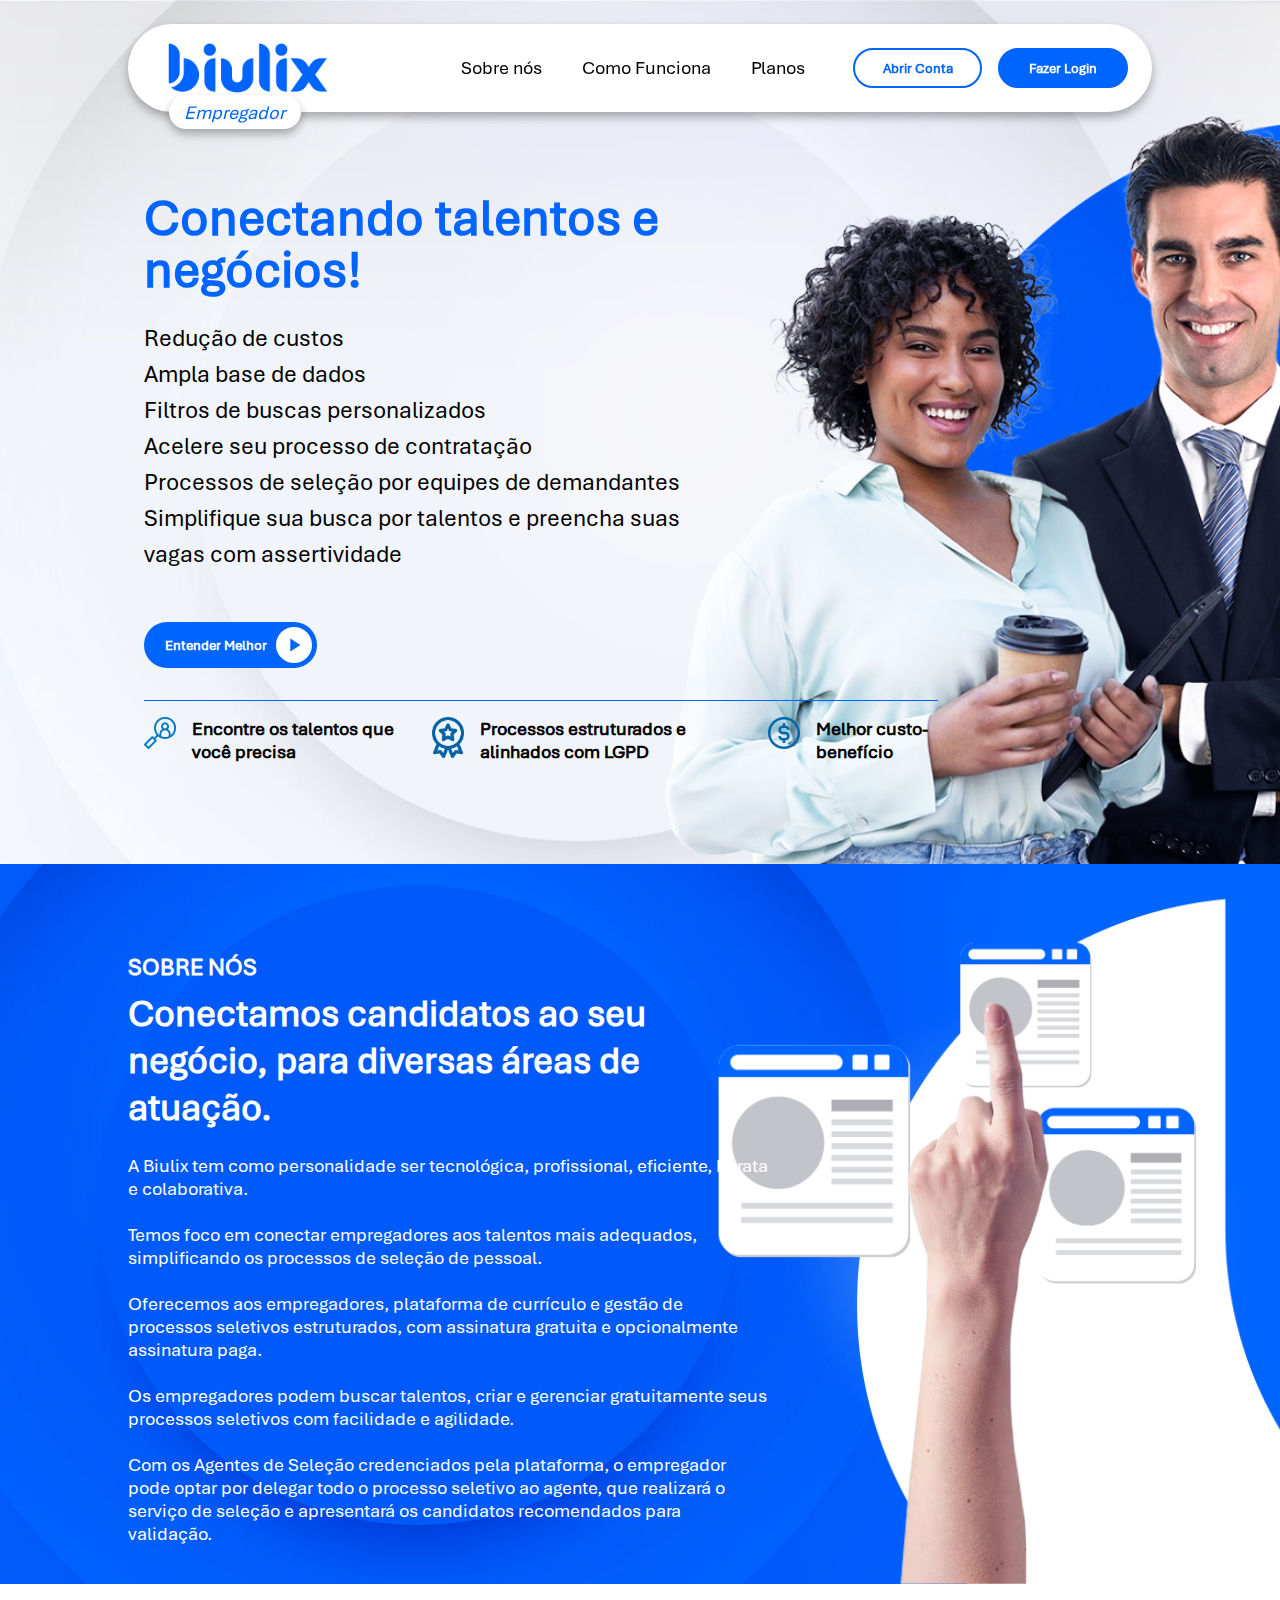
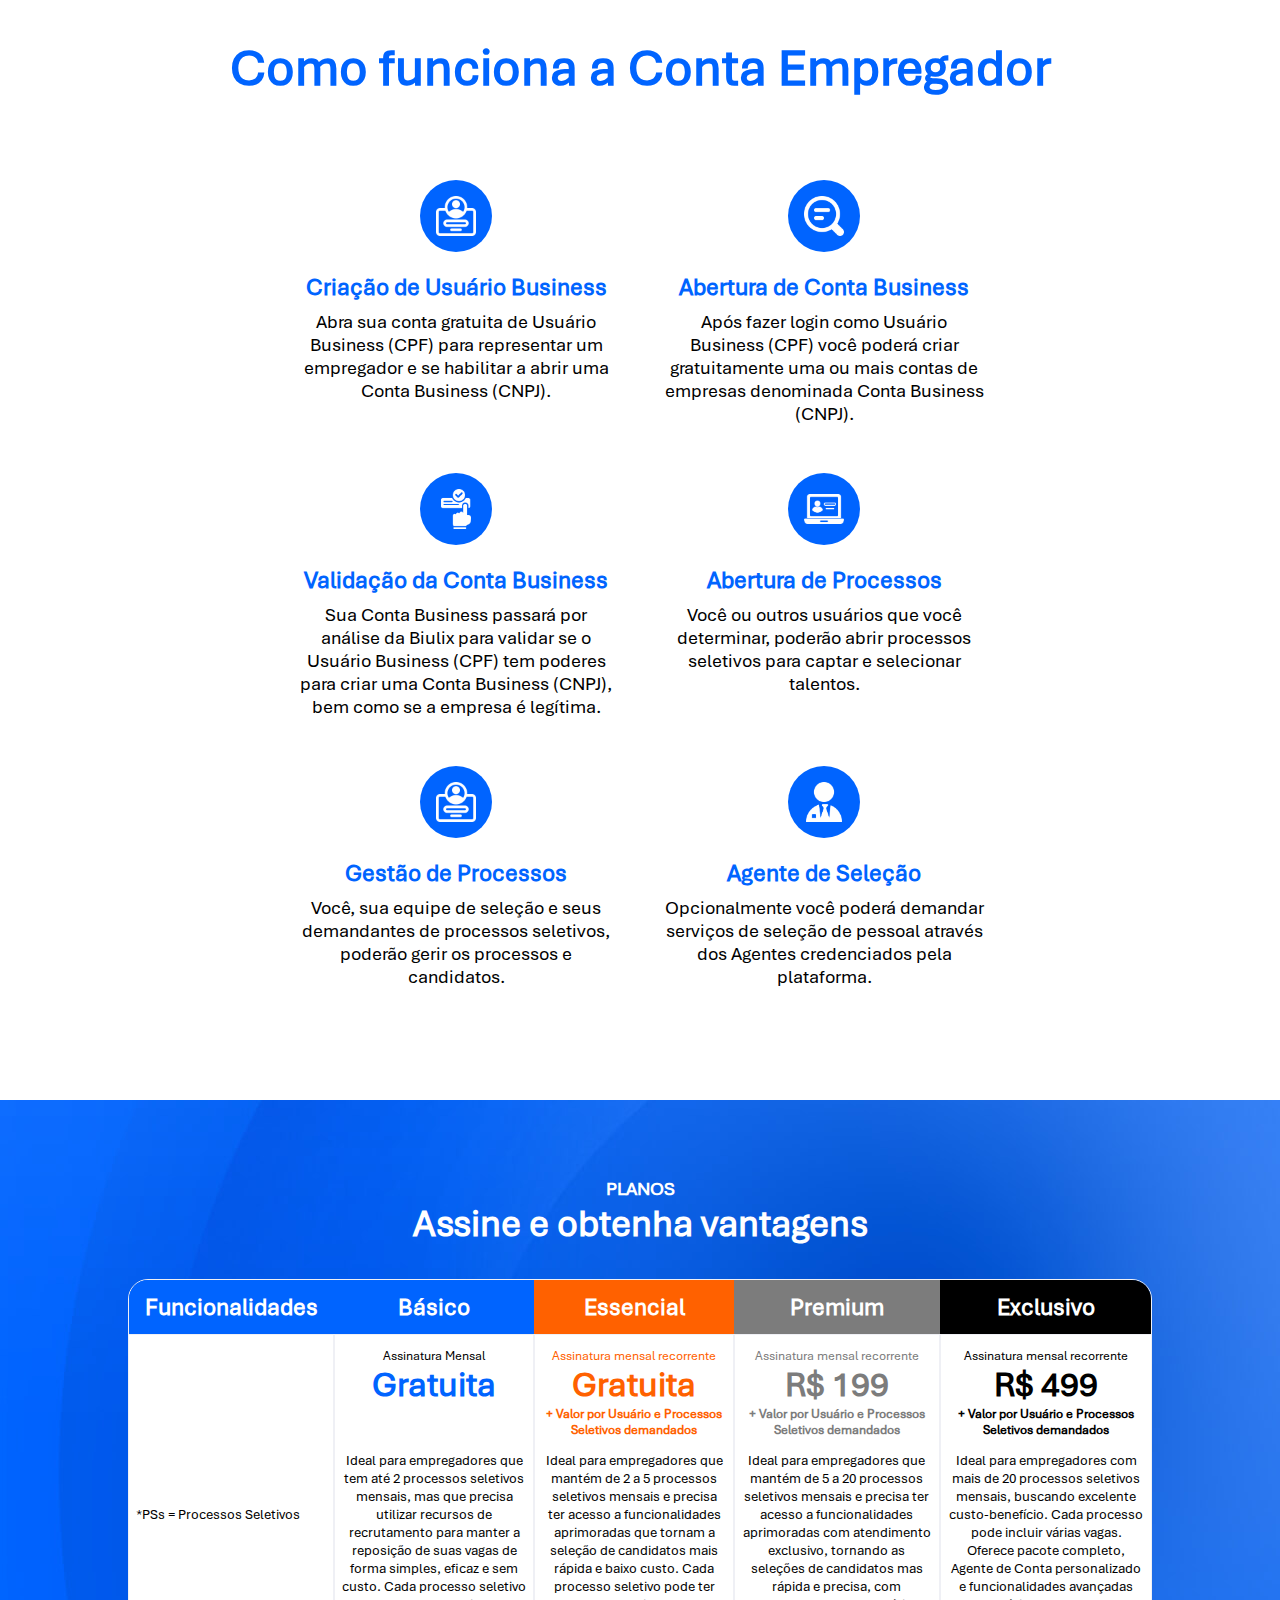
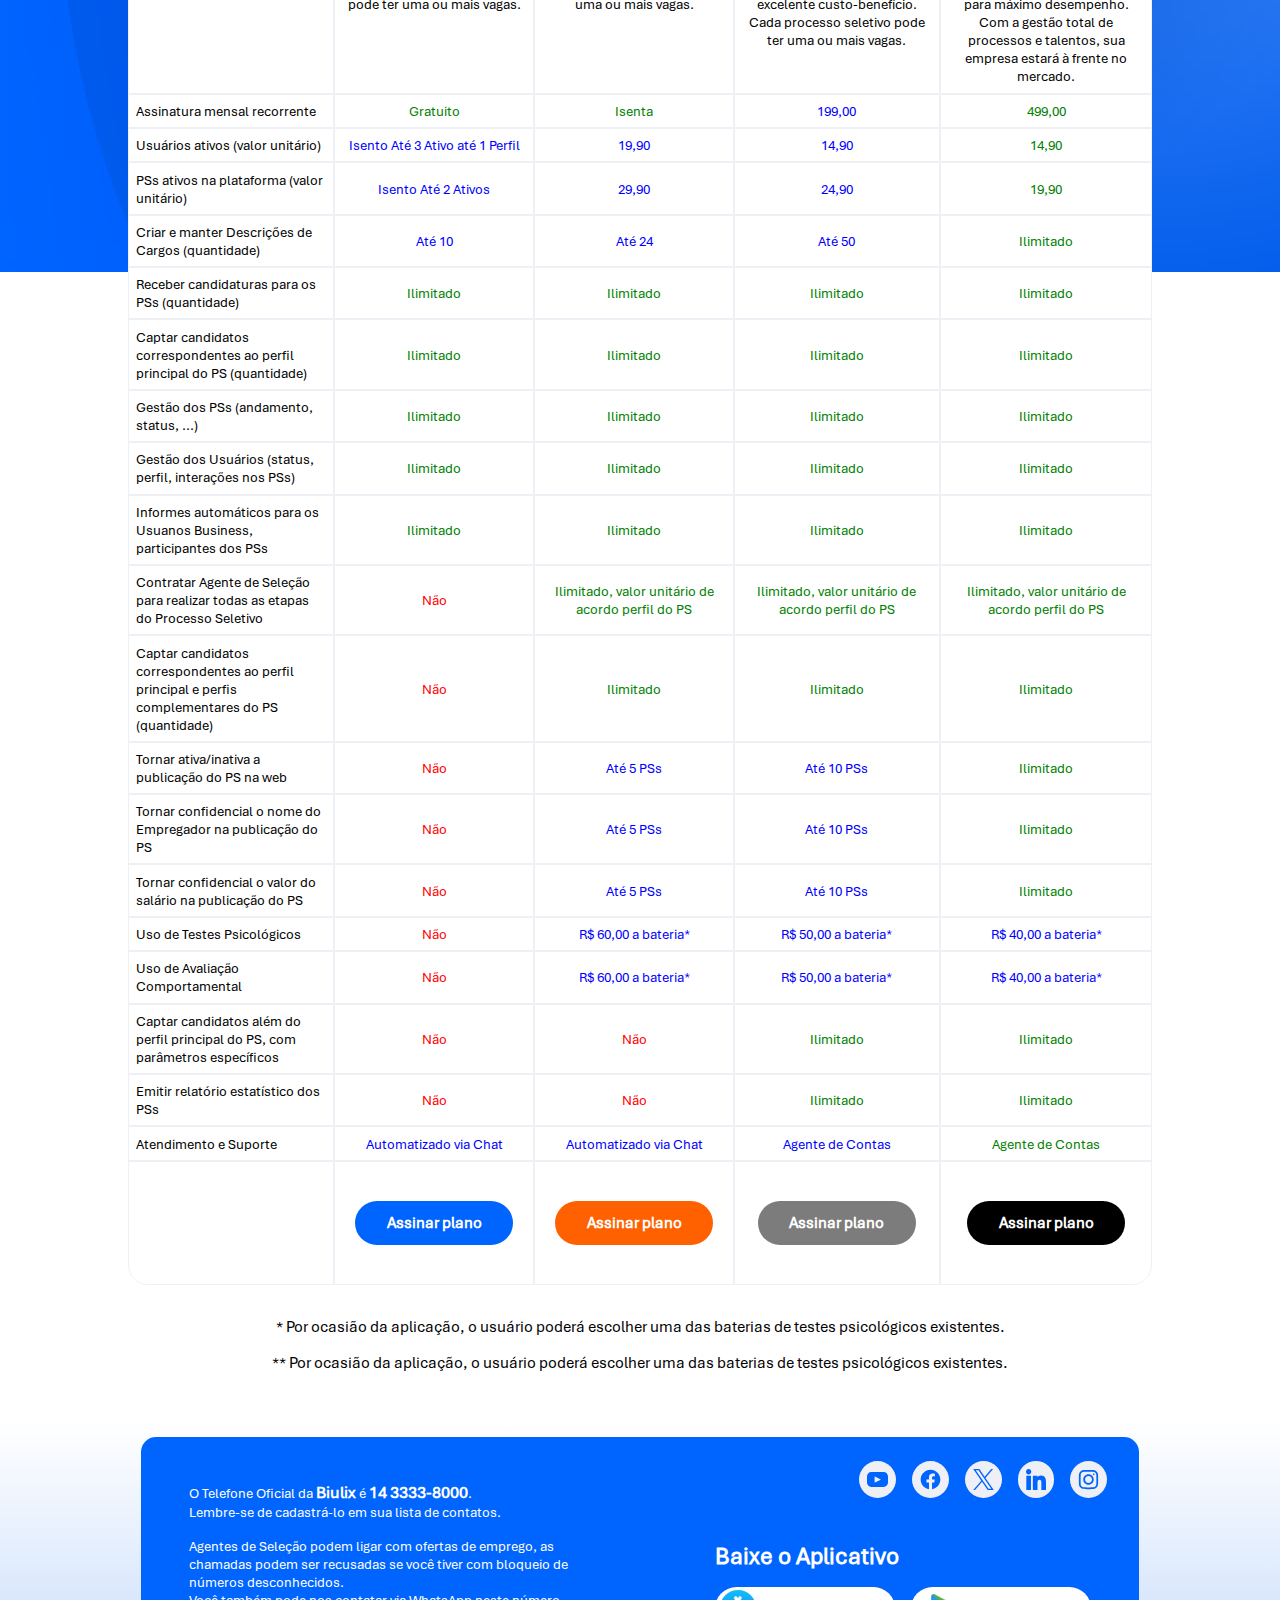
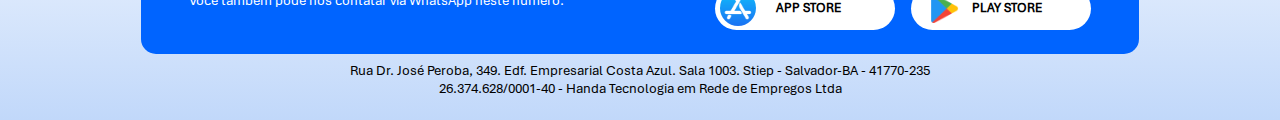
<file: empresa.html>
<!DOCTYPE html>
<html lang="pt-br">
    <head>
        <meta charset="UTF-8">
        <meta http-equiv="X-UA-Compatible" content="IE=edge">
        <meta name="viewport" content="width=device-width, initial-scale=1.0">
        <link rel="stylesheet" href="styles/company.css">
        <title>Biulix - Empresa</title>
        <meta name="language" content="pt-BR">
        <meta property="og:type" content="website">
        <meta property="og:title" content="Biulix">
        <meta property="og:description" content="Conectando talentos e oportunidades!">
        <meta property="og:image" content="https://biulix.vercel.app/public/img/thumbnail.png">
        <meta property="og:url" content="https://biulix.vercel.app">
        <meta property="og:site_name" content="Biulix"/>
        <meta property="fb:admins" content="biulix"/>
        <meta name="twitter:card" content="summary_large_image">
        <meta name="twitter:url" content="https://biulix.vercel.app">
        <meta name="twitter:title" content="Biulix">
        <meta name="twitter:description" content="Conectando talentos e oportunidades!">
        <meta name="twitter:image" content="https://biulix.vercel.app/public/img/thumbnail.png">
        <meta name="author" content="Avel Digital">
        <meta name="creator" content="Avel Digital">
        <meta name="publisher" content="Avel Digital">
        <meta name="description" content="Conectando talentos e oportunidades!">
        <meta name="copyright" content="© 2024 Biulix"/>
        <meta name="keywords" content="">
        <meta name="rating" content="general"/>
        <meta name="robots" content="index, follow">
        <meta name="theme-color" content="#2C67DB">
        <meta name="msapplication-TileColor" content="#2C67DB">
        <link rel="canonical" href="https://biulix.vercel.app" data-baseprotocol="https:" data-basehost="biulix.vercel.app">
        <!-- Favicons -->
        <link rel="shortcut icon" href="https://biulix.vercel.app/public/img/favicon.ico" type="image/x-icon">
        <!-- Google Tag Manager -->
       
        <!-- End Google Tag Manager -->
    </head>
    <body>
        <!-- Google Tag Manager (noscript) -->
        
        <!-- End Google Tag Manager (noscript) -->
        <header>
            <a href="/" class="header-container-logo">
                <img class="header-logo" src="public/img/Logo Biulix.png" alt="Logo Biulix">
            </a>
            <div class="header-type">Empregador</div>
            <div class="header-options">
                <a class="header-option" href="/sobre?type=company">Sobre nós</a>
                <a class="header-option" href="#how">Como Funciona</a>
                <a class="header-option" href="#plans">Planos</a>
            </div>
            <div class="header-buttons header-buttons-with-options">
                <a href="#" class="button-outlined">Abrir Conta</a>
                <a href="/login" class="button">Fazer Login</a>
            </div>
        </header>
        <main>
            <section class="initial">
                <img class="initial-image desktop" src="public/img/company/initial-desktop.png" alt="Imagem de fundo">
                <img class="initial-image mobile" src="public/img/company/initial-mobile.png" alt="Imagem de fundo">
                <div class="initial-container">
                    <div class="initial-content">
                        <h1 class="initial-title">Conectando talentos e negócios!</h1>
                        <span class="initial-description">
                            Redução de custos
                            <br/>
                            Ampla base de dados
                            <br/>
                            Filtros de buscas personalizados
                            <br/>
                            Acelere seu processo de contratação
                            <br/>
                            Processos de seleção por equipes de demandantes
                            <br/>
                            Simplifique sua busca por talentos e preencha suas vagas
                            com assertividade
                        </span>
                        <a href="#" class="button initial-button icon-button">
                            <span class="initial-button-text">Entender Melhor</span>
                            <img class="button-icon-arrow" src="public/img/icons/play.svg" alt="ícone Play">
                        </a>
                    </div>
                    <div class="initial-features">
                        <div class="initial-feature">
                            <img class="initial-feature-icon" src="public/img/icons/find-blue.png" alt="ícone Feature">
                            <span class="initial-feature-text">Encontre os talentos que você precisa</span>
                        </div>
                        <div class="initial-feature">
                            <img class="initial-feature-icon" src="public/img/icons/medal-blue.png" alt="ícone Feature">
                            <span class="initial-feature-text">Processos estruturados e alinhados com LGPD</span>
                        </div>
                        <div class="initial-feature">
                            <img class="initial-feature-icon" src="public/img/icons/coin-blue.png" alt="ícone Feature">
                            <span class="initial-feature-text">Melhor custo-benefício</span>
                        </div>
                    </div>
                </div>
            </section>
            <section class="about" id="about">
                <img class="about-image-desktop" src="public/img/company/about-desktop.png" alt="Imagem About">
                <img class="about-image-mobile" src="public/img/company/about-mobile.png" alt="Imagem About">
                <div class="about-content">
                    <span class="about-subtitle">SOBRE NÓS</span>
                    <h3 class="about-title">Conectamos candidatos ao seu negócio, para diversas áreas de atuação.</h3>
                    <span class="about-text">
                        <br/>
                        A Biulix tem como personalidade ser tecnológica, profissional, eficiente, barata e colaborativa.
                        <br/>
                        <br/>
                        Temos foco em conectar empregadores aos talentos mais adequados, simplificando os processos de seleção de pessoal.
                        <br/>
                        <br/>
                        Oferecemos aos empregadores, plataforma de currículo e gestão de processos seletivos estruturados, com assinatura gratuita e opcionalmente assinatura paga.
                        <br/>
                        <br/>
                        Os empregadores podem buscar talentos, criar e gerenciar gratuitamente seus processos seletivos com facilidade e agilidade.
                        <br/>
                        <br/>
                        Com os Agentes de Seleção credenciados pela plataforma, o empregador pode optar por delegar todo o processo seletivo ao agente, que realizará o serviço de seleção e apresentará os candidatos recomendados para validação.
                    </span>
                </div>
            </section>
            <section class="how" id="how">
                <h3 class="how-title">Como funciona a Conta Empregador</h3>
                <div class="how-features">
                    <div class="how-feature">
                        <div class="how-feature-icon-container">
                            <img class="how-feature-icon" src="public/img/icons/user.png" alt="ícone Feature">
                        </div>
                        <span class="how-feature-title">Criação de Usuário Business</span>
                        <span class="how-feature-description">Abra sua conta gratuita de Usuário Business (CPF) para representar um empregador e se habilitar a abrir uma Conta Business (CNPJ).</span>
                    </div>
                    <div class="how-feature">
                        <div class="how-feature-icon-container">
                            <img class="how-feature-icon" src="public/img/icons/find-text.png" alt="ícone Feature">
                        </div>
                        <span class="how-feature-title">Abertura de Conta Business</span>
                        <span class="how-feature-description">Após fazer login como Usuário Business (CPF) você poderá criar gratuitamente uma ou mais contas de empresas denominada Conta Business (CNPJ).</span>
                    </div>
                    <div class="how-feature">
                        <div class="how-feature-icon-container">
                            <img class="how-feature-icon" src="public/img/icons/confirm.png" alt="ícone Feature">
                        </div>
                        <span class="how-feature-title">Validação da Conta Business</span>
                        <span class="how-feature-description">Sua Conta Business passará por análise da Biulix para validar se o Usuário Business (CPF) tem poderes para criar uma Conta Business (CNPJ), bem como se a empresa é legítima.</span>
                    </div>
                    <div class="how-feature">
                        <div class="how-feature-icon-container">
                            <img class="how-feature-icon" src="public/img/icons/desktop.png" alt="ícone Feature">
                        </div>
                        <span class="how-feature-title">Abertura de Processos</span>
                        <span class="how-feature-description">Você ou outros usuários que você determinar, poderão abrir processos seletivos para captar e selecionar talentos.</span>
                    </div>
                    <div class="how-feature">
                        <div class="how-feature-icon-container">
                            <img class="how-feature-icon" src="public/img/icons/user.png" alt="ícone Feature">
                        </div>
                        <span class="how-feature-title">Gestão de Processos</span>
                        <span class="how-feature-description">Você, sua equipe de seleção e seus demandantes de processos seletivos, poderão gerir os processos e candidatos.</span>
                    </div>
                    <div class="how-feature">
                        <div class="how-feature-icon-container">
                            <img class="how-feature-icon" src="public/img/icons/agent.png" alt="ícone Feature">
                        </div>
                        <span class="how-feature-title">Agente de Seleção</span>
                        <span class="how-feature-description">Opcionalmente você poderá demandar serviços de seleção de pessoal através dos Agentes credenciados pela plataforma.</span>
                    </div>
                </div>
            </section>
            <section class="plans" id="plans">
                <span class="plans-subtitle">PLANOS</span>
                <h3 class="plans-title">Assine e obtenha vantagens</h3>
                <div class="plans-container-table">
                    <table class="plans-table" cellspacing="0">
                        <tr class="plans-header">
                            <th>Funcionalidades</th>
                            <th>Básico</th>
                            <th>Essencial</th>
                            <th>Premium</th>
                            <th>Exclusivo</th>
                        </tr>
                        <tr class="plans-row">
                            <td>*PSs = Processos Seletivos</td>
                            <td>
                                <span class="plans-type">Assinatura Mensal</span>
                                <span class="plans-price">Gratuita</span>
                                <span class="plans-rules"><br/><br/></span>
                                <span class="plans-about">Ideal para empregadores que tem até 2 processos seletivos mensais, mas que precisa utilizar recursos de recrutamento para manter a reposição de suas vagas de forma simples, eficaz e sem custo. Cada processo seletivo pode ter uma ou mais vagas.</span>
                            </td>
                            <td>
                                <span class="plans-type">Assinatura mensal recorrente</span>
                                <span class="plans-price">Gratuita</span>
                                <span class="plans-rules">+ Valor por Usuário e Processos Seletivos demandados</span>
                                <span class="plans-about">Ideal para empregadores que mantém de 2 a 5 processos seletivos mensais e precisa ter acesso a funcionalidades aprimoradas que tornam a seleção de candidatos mais rápida e baixo custo. Cada processo seletivo pode ter uma ou mais vagas.</span>
                            </td>
                            <td>
                                <span class="plans-type">Assinatura mensal recorrente</span>
                                <span class="plans-price">R$ 199</span>
                                <span class="plans-rules">+ Valor por Usuário e Processos Seletivos demandados</span>
                                <span class="plans-about">Ideal para empregadores que mantém de 5 a 20 processos seletivos mensais e precisa ter acesso a funcionalidades aprimoradas com atendimento exclusivo, tornando as seleções de candidatos mas rápida e precisa, com excelente custo-benefício. Cada processo seletivo pode ter uma ou mais vagas.</span>
                            </td>
                            <td>
                                <span class="plans-type">Assinatura mensal recorrente</span>
                                <span class="plans-price">R$ 499</span>
                                <span class="plans-rules">+ Valor por Usuário e Processos Seletivos demandados</span>
                                <span class="plans-about">Ideal para empregadores com mais de 20 processos seletivos mensais, buscando excelente custo-benefício. Cada processo pode incluir várias vagas. Oferece pacote completo, Agente de Conta personalizado e funcionalidades avançadas para máximo desempenho. Com a gestão total de processos e talentos, sua empresa estará à frente no mercado.</span>
                            </td>
                        </tr>
                        <tr class="plans-row">
                            <td>Assinatura mensal recorrente</td>
                            <td class="plans-good">Gratuito</td>
                            <td class="plans-good">Isenta</td>
                            <td class="plans-medium">199,00</td>
                            <td class="plans-good">499,00</td>
                        </tr>
                        <tr class="plans-row">
                            <td>Usuários ativos (valor unitário)</td>
                            <td class="plans-medium">Isento Até 3 Ativo até 1 Perfil</td>
                            <td class="plans-medium">19,90</td>
                            <td class="plans-medium">14,90</td>
                            <td class="plans-good">14,90</td>
                        </tr>
                        <tr class="plans-row">
                            <td>PSs ativos na plataforma (valor unitário)</td>
                            <td class="plans-medium">Isento Até 2 Ativos</td>
                            <td class="plans-medium">29,90</td>
                            <td class="plans-medium">24,90</td>
                            <td class="plans-good">19,90</td>
                        </tr>
                        <tr class="plans-row">
                            <td>Criar e manter Descrições de Cargos (quantidade)</td>
                            <td class="plans-medium">Até 10</td>
                            <td class="plans-medium">Até 24</td>
                            <td class="plans-medium">Até 50</td>
                            <td class="plans-good">Ilimitado</td>
                        </tr>
                        <tr class="plans-row">
                            <td>Receber candidaturas para os PSs (quantidade)</td>
                            <td class="plans-good">Ilimitado</td>
                            <td class="plans-good">Ilimitado</td>
                            <td class="plans-good">Ilimitado</td>
                            <td class="plans-good">Ilimitado</td>
                        </tr>
                        <tr class="plans-row">
                            <td>Captar candidatos correspondentes ao perfil principal do PS (quantidade)</td>
                            <td class="plans-good">Ilimitado</td>
                            <td class="plans-good">Ilimitado</td>
                            <td class="plans-good">Ilimitado</td>
                            <td class="plans-good">Ilimitado</td>
                        </tr>
                        <tr class="plans-row">
                            <td>Gestão dos PSs (andamento, status, ...)</td>
                            <td class="plans-good">Ilimitado</td>
                            <td class="plans-good">Ilimitado</td>
                            <td class="plans-good">Ilimitado</td>
                            <td class="plans-good">Ilimitado</td>
                        </tr>
                        <tr class="plans-row">
                            <td>Gestão dos Usuários (status, perfil, interações nos PSs)</td>
                            <td class="plans-good">Ilimitado</td>
                            <td class="plans-good">Ilimitado</td>
                            <td class="plans-good">Ilimitado</td>
                            <td class="plans-good">Ilimitado</td>
                        </tr>
                        <tr class="plans-row">
                            <td>Informes automáticos para os Usuanos Business, participantes dos PSs</td>
                            <td class="plans-good">Ilimitado</td>
                            <td class="plans-good">Ilimitado</td>
                            <td class="plans-good">Ilimitado</td>
                            <td class="plans-good">Ilimitado</td>
                        </tr>
                        <tr class="plans-row">
                            <td>Contratar Agente de Seleção para realizar todas as etapas do Processo Seletivo</td>
                            <td class="plans-not">Não</td>
                            <td class="plans-good">Ilimitado, valor unitário de acordo perfil do PS</td>
                            <td class="plans-good">Ilimitado, valor unitário de acordo perfil do PS</td>
                            <td class="plans-good">Ilimitado, valor unitário de acordo perfil do PS</td>
                        </tr>
                        <tr class="plans-row">
                            <td>Captar candidatos correspondentes ao perfil principal e perfis complementares do PS (quantidade)</td>
                            <td class="plans-not">Não</td>
                            <td class="plans-good">Ilimitado</td>
                            <td class="plans-good">Ilimitado</td>
                            <td class="plans-good">Ilimitado</td>
                        </tr>
                        <tr class="plans-row">
                            <td>Tornar ativa/inativa a publicação do PS na web</td>
                            <td class="plans-not">Não</td>
                            <td class="plans-medium">Até 5 PSs</td>
                            <td class="plans-medium">Até 10 PSs</td>
                            <td class="plans-good">Ilimitado</td>
                        </tr>
                        <tr class="plans-row">
                            <td>Tornar confidencial o nome do Empregador na publicação do PS</td>
                            <td class="plans-not">Não</td>
                            <td class="plans-medium">Até 5 PSs</td>
                            <td class="plans-medium">Até 10 PSs</td>
                            <td class="plans-good">Ilimitado</td>
                        </tr>
                        <tr class="plans-row">
                            <td>Tornar confidencial o valor do salário na publicação do PS</td>
                            <td class="plans-not">Não</td>
                            <td class="plans-medium">Até 5 PSs</td>
                            <td class="plans-medium">Até 10 PSs</td>
                            <td class="plans-good">Ilimitado</td>
                        </tr>
                        <tr class="plans-row">
                            <td>Uso de Testes Psicológicos</td>
                            <td class="plans-not">Não</td>
                            <td class="plans-medium">R$ 60,00 a bateria*</td>
                            <td class="plans-medium">R$ 50,00 a bateria*</td>
                            <td class="plans-medium">R$ 40,00 a bateria*</td>
                        </tr>
                        <tr class="plans-row">
                            <td>Uso de Avaliação Comportamental</td>
                            <td class="plans-not">Não</td>
                            <td class="plans-medium">R$ 60,00 a bateria*</td>
                            <td class="plans-medium">R$ 50,00 a bateria*</td>
                            <td class="plans-medium">R$ 40,00 a bateria*</td>
                        </tr>
                        <tr class="plans-row">
                            <td>Captar candidatos além do perfil principal do PS, com parâmetros específicos</td>
                            <td class="plans-not">Não</td>
                            <td class="plans-not">Não</td>
                            <td class="plans-good">Ilimitado</td>
                            <td class="plans-good">Ilimitado</td>
                        </tr>
                        <tr class="plans-row">
                            <td>Emitir relatório estatístico dos PSs</td>
                            <td class="plans-not">Não</td>
                            <td class="plans-not">Não</td>
                            <td class="plans-good">Ilimitado</td>
                            <td class="plans-good">Ilimitado</td>
                        </tr>
                        <tr class="plans-row">
                            <td>Atendimento e Suporte</td>
                            <td class="plans-medium">Automatizado via Chat</td>
                            <td class="plans-medium">Automatizado via Chat</td>
                            <td class="plans-medium">Agente de Contas</td>
                            <td class="plans-good">Agente de Contas</td>
                        </tr>
                        <tr class="plans-row">
                            <td></td>
                            <td>
                                <a class="plans-button">Assinar plano</a>
                            </td>
                            <td>
                                <a class="plans-button">Assinar plano</a>
                            </td>
                            <td>
                                <a class="plans-button">Assinar plano</a>
                            </td>
                            <td>
                                <a class="plans-button">Assinar plano</a>
                            </td>
                        </tr>
                    </table>
                </div>
                <span class="plans-obs">
                    * Por ocasião da aplicação, o usuário poderá escolher uma das baterias de testes psicológicos existentes.
                </span>
                <span class="plans-obs">
                    ** Por ocasião da aplicação, o usuário poderá escolher uma das baterias de testes psicológicos existentes.
                </span>
            </section>
        </main>
        <footer>
            <div class="footer-content">
                <div class="social">
                    <a href="#" class="social-icon-container">
                        <img class="social-icon" src="public/img/icons/youtube.svg" alt="ícone YouTube">
                    </a>
                    <a href="#" class="social-icon-container">
                        <img class="social-icon" src="public/img/icons/facebook.svg" alt="ícone Facebook">
                    </a>
                    <a href="#" class="social-icon-container">
                        <img class="social-icon" src="public/img/icons/twitter.svg" alt="ícone Twitter">
                    </a>
                    <a href="#" class="social-icon-container">
                        <img class="social-icon" src="public/img/icons/linkedin.svg" alt="ícone Linkedin">
                    </a>
                    <a href="#" class="social-icon-container">
                        <img class="social-icon" src="public/img/icons/instagram.svg" alt="ícone Instagram">
                    </a>
                </div>
                <div class="footer-texts">
                    <span class="footer-text">
                        O Telefone Oficial da <span class="footer-text-highlighted">Biulix</span> é <span class="footer-text-highlighted">14 3333-8000</span>.
                        <br/>
                        Lembre-se de cadastrá-lo em sua lista de contatos.
                    </span>
                    <span class="footer-text">
                        Agentes de Seleção podem ligar com ofertas de emprego, as chamadas podem ser recusadas se você tiver com bloqueio de números desconhecidos.
                        <br/>
                        Você também pode nos contatar via WhatsApp neste número.
                    </span>
                </div>
                <div class="download">
                    <span class="download-title">Baixe o Aplicativo</span>
                    <div class="download-buttons">
                        <a href="#" class="download-button">
                            <img src="public/img/App-Store-Logo.png" class="download-image" alt="Logo App Store">
                            <span class="download-text">APP STORE</span>
                        </a>
                        <a href="#" class="download-button">
                            <img src="public/img/Play-Store-Logo.png" class="download-image borderless-download-image" alt="Logo Play Store">
                            <span class="download-text">PLAY STORE</span>
                        </a>
                    </div>
                </div>
            </div>
            <span class="footer-address">
                <span class="footer-address-text">Rua Dr. José Peroba, 349. Edf. Empresarial Costa Azul. Sala 1003. Stiep - Salvador-BA - 41770-235</span>
                <span class="footer-address-text">26.374.628/0001-40 - Handa Tecnologia em Rede de Empregos Ltda</span>
            </span>
        </footer>
    </body>
</html>
</file>
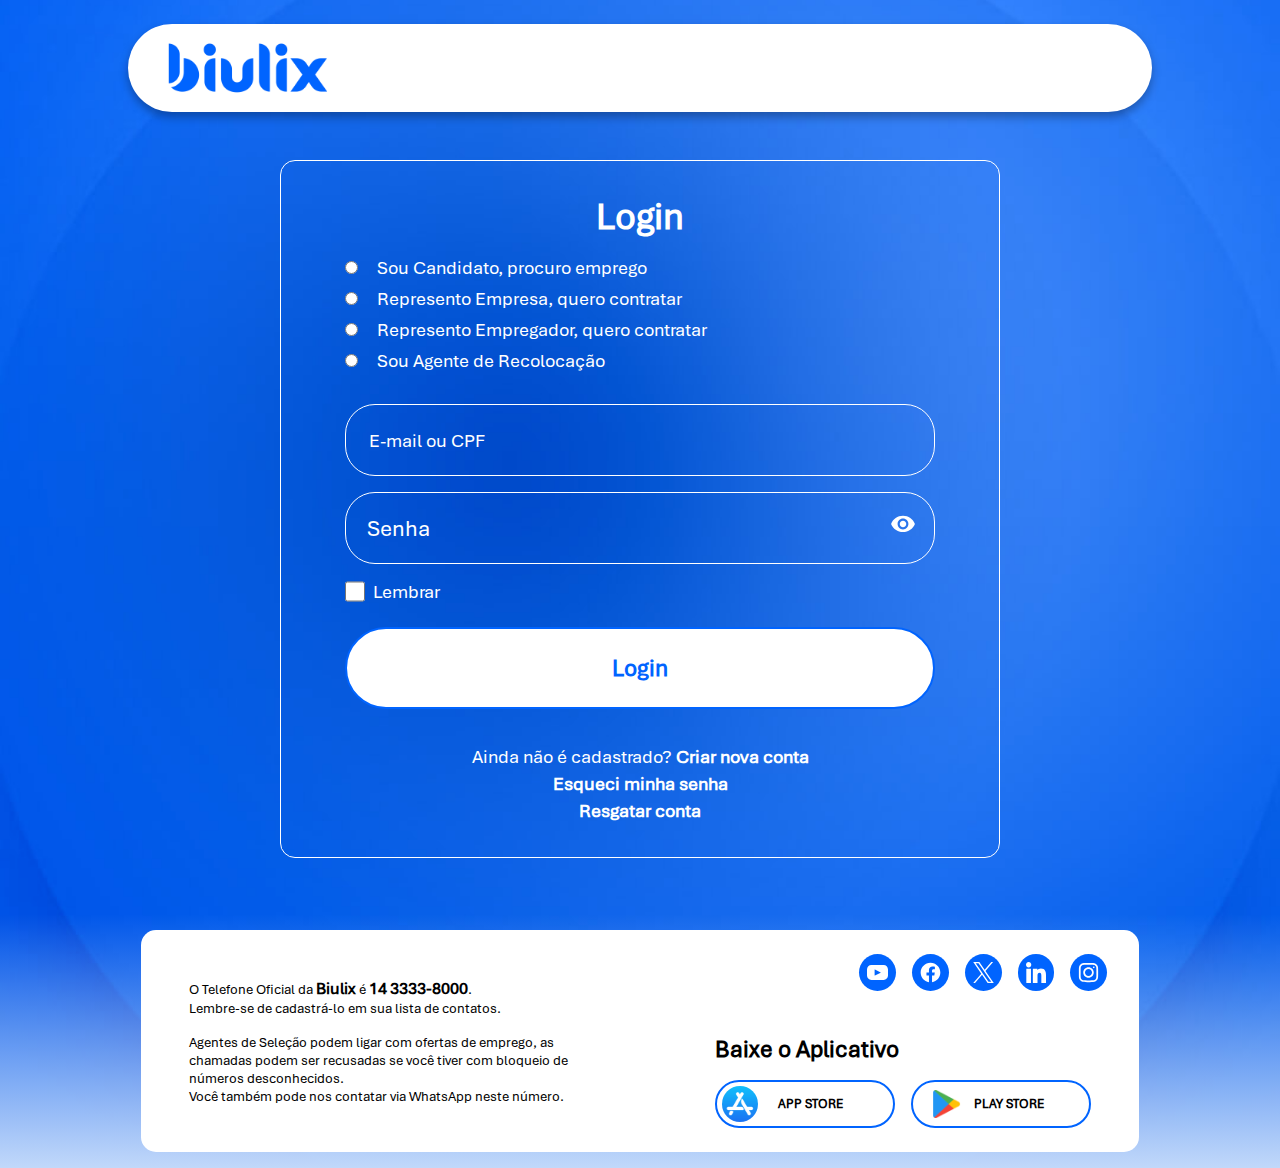
<file: login.html>
<!DOCTYPE html>
<html lang="pt-br">
    <head>
        <meta charset="UTF-8">
        <meta http-equiv="X-UA-Compatible" content="IE=edge">
        <meta name="viewport" content="width=device-width, initial-scale=1.0">
        <link rel="stylesheet" href="styles/login.css">
        <title>Biulix - Login</title>
        <meta name="language" content="pt-BR">
        <meta property="og:type" content="website">
        <meta property="og:title" content="Biulix">
        <meta property="og:description" content="Conectando talentos e oportunidades!">
        <meta property="og:image" content="https://biulix.vercel.app/public/img/thumbnail.png">
        <meta property="og:url" content="https://biulix.vercel.app">
        <meta property="og:site_name" content="Biulix"/>
        <meta property="fb:admins" content="biulix"/>
        <meta name="twitter:card" content="summary_large_image">
        <meta name="twitter:url" content="https://biulix.vercel.app">
        <meta name="twitter:title" content="Biulix">
        <meta name="twitter:description" content="Conectando talentos e oportunidades!">
        <meta name="twitter:image" content="https://biulix.vercel.app/public/img/thumbnail.png">
        <meta name="author" content="Avel Digital">
        <meta name="creator" content="Avel Digital">
        <meta name="publisher" content="Avel Digital">
        <meta name="description" content="Conectando talentos e oportunidades!">
        <meta name="copyright" content="© 2024 Biulix"/>
        <meta name="keywords" content="">
        <meta name="rating" content="general"/>
        <meta name="robots" content="index, follow">
        <meta name="theme-color" content="#2C67DB">
        <meta name="msapplication-TileColor" content="#2C67DB">
        <link rel="canonical" href="https://biulix.vercel.app" data-baseprotocol="https:" data-basehost="biulix.vercel.app">
        <!-- Favicons -->
        <link rel="shortcut icon" href="https://biulix.vercel.app/public/img/favicon.ico" type="image/x-icon">
        <!-- Google Tag Manager -->
       
        <!-- End Google Tag Manager -->
    </head>
    <body>
        <!-- Google Tag Manager (noscript) -->
        
        <!-- End Google Tag Manager (noscript) -->
        <script>
            function changeVisibility() {
                const inputPassword = window.document.getElementById('password')
                
                if (inputPassword.getAttribute('type') === 'password') {
                    inputPassword.setAttribute('type', 'text')
                } else {
                    inputPassword.setAttribute('type', 'password')
                }

                const iconDefault = window.document.querySelector('.button-visibility-icon')
                const iconHidden = window.document.querySelector('.button-visibility-icon-hidden')

                iconDefault.className = 'button-visibility-icon-hidden'
                iconHidden.className = 'button-visibility-icon'
            }
        </script>
        <header>
            <a href="/" class="header-container-logo">
                <img class="header-logo" src="public/img/Logo Biulix.png" alt="Logo Biulix">
            </a>
        </header>
        <main>
            <form action="" id="form">
                <h3 class="title-form">Login</h3>
                <div class="types">
                    <div class="types-type">
                        <input type="radio" name="type" id="candidate" value="candidate"/>
                        <label for="candidate">Sou Candidato, procuro emprego</label>
                    </div>
                    <div class="types-type">
                        <input type="radio" name="type" id="company" value="company"/>
                        <label for="company">Represento Empresa, quero contratar</label>
                    </div>
                    <div class="types-type">
                        <input type="radio" name="type" id="employer" value="employer"/>
                        <label for="employer">Represento Empregador, quero contratar</label>
                    </div>
                    <div class="types-type">
                        <input type="radio" name="type" id="outplacement-agent" value="outplacement-agent"/>
                        <label for="outplacement-agent">Sou Agente de Recolocação</label>
                    </div>
                </div>
                <div class="fields">
                    <input class="fields-field" type="text" name="email" id="email" placeholder="E-mail ou CPF">
                    <div class="fields-container-field">
                        <input class="fields-field-input" type="password" name="password" id="password" placeholder="Senha">
                        <button onclick="changeVisibility()" type="button" class="button-visibility">
                            <img class="button-visibility-icon" src="public/img/icons/visibility.svg" alt="Ícone de visão">
                            <img class="button-visibility-icon-hidden" src="public/img/icons/visibility-off.svg" alt="Ícone de visão">
                        </button>
                    </div>
                </div>
                <div class="form-remember">
                    <input class="form-remember-input" type="checkbox" id="remember" name="remember"/>
                    <label for="remember" class="form-remember-label">Lembrar</label>
                </div>
                <button type="submit" class="button-outlined form-button">Login</button>
                <span class="form-text">Ainda não é cadastrado? <a href="#" class="form-link">Criar nova conta</a></span>
                <span class="form-text">
                    <a href="#" class="form-link">Esqueci minha senha</a>
                </span>
                <span class="form-text">
                    <a href="#" class="form-link">Resgatar conta</a>
                </span>
            </form>
        </main>
        <footer class="footer-secondary">
            <div class="footer-content footer-content-secondary">
                <div class="social">
                    <a href="#" class="social-icon-container social-icon-container-secondary">
                        <img class="social-icon" src="public/img/icons/youtube-secondary.svg" alt="ícone YouTube">
                    </a>
                    <a href="#" class="social-icon-container social-icon-container-secondary">
                        <img class="social-icon" src="public/img/icons/facebook-secondary.svg" alt="ícone Facebook">
                    </a>
                    <a href="#" class="social-icon-container social-icon-container-secondary">
                        <img class="social-icon" src="public/img/icons/twitter-secondary.svg" alt="ícone Twitter">
                    </a>
                    <a href="#" class="social-icon-container social-icon-container-secondary">
                        <img class="social-icon" src="public/img/icons/linkedin-secondary.svg" alt="ícone Linkedin">
                    </a>
                    <a href="#" class="social-icon-container social-icon-container-secondary">
                        <img class="social-icon" src="public/img/icons/instagram-secondary.svg" alt="ícone Instagram">
                    </a>
                </div>
                <div class="footer-texts">
                    <span class="footer-text footer-text-secondary">
                        O Telefone Oficial da <span class="footer-text-highlighted footer-text-highlighted-secondary">Biulix</span> é <span class="footer-text-highlighted footer-text-highlighted-secondary">14 3333-8000</span>.
                        <br/>
                        Lembre-se de cadastrá-lo em sua lista de contatos.
                    </span>
                    <span class="footer-text footer-text-secondary">
                        Agentes de Seleção podem ligar com ofertas de emprego, as chamadas podem ser recusadas se você tiver com bloqueio de números desconhecidos.
                        <br/>
                        Você também pode nos contatar via WhatsApp neste número.
                    </span>
                </div>
                <div class="download">
                    <span class="download-title download-title-secondary">Baixe o Aplicativo</span>
                    <div class="download-buttons">
                        <a href="#" class="download-button download-button-secondary">
                            <img src="public/img/App-Store-Logo.png" class="download-image" alt="Logo App Store">
                            <span class="download-text">APP STORE</span>
                        </a>
                        <a href="#" class="download-button download-button-secondary">
                            <img src="public/img/Play-Store-Logo.png" class="download-image borderless-download-image" alt="Logo Play Store">
                            <span class="download-text">PLAY STORE</span>
                        </a>
                    </div>
                </div>
            </div>
        </footer>
    </body>
</html>
</file>
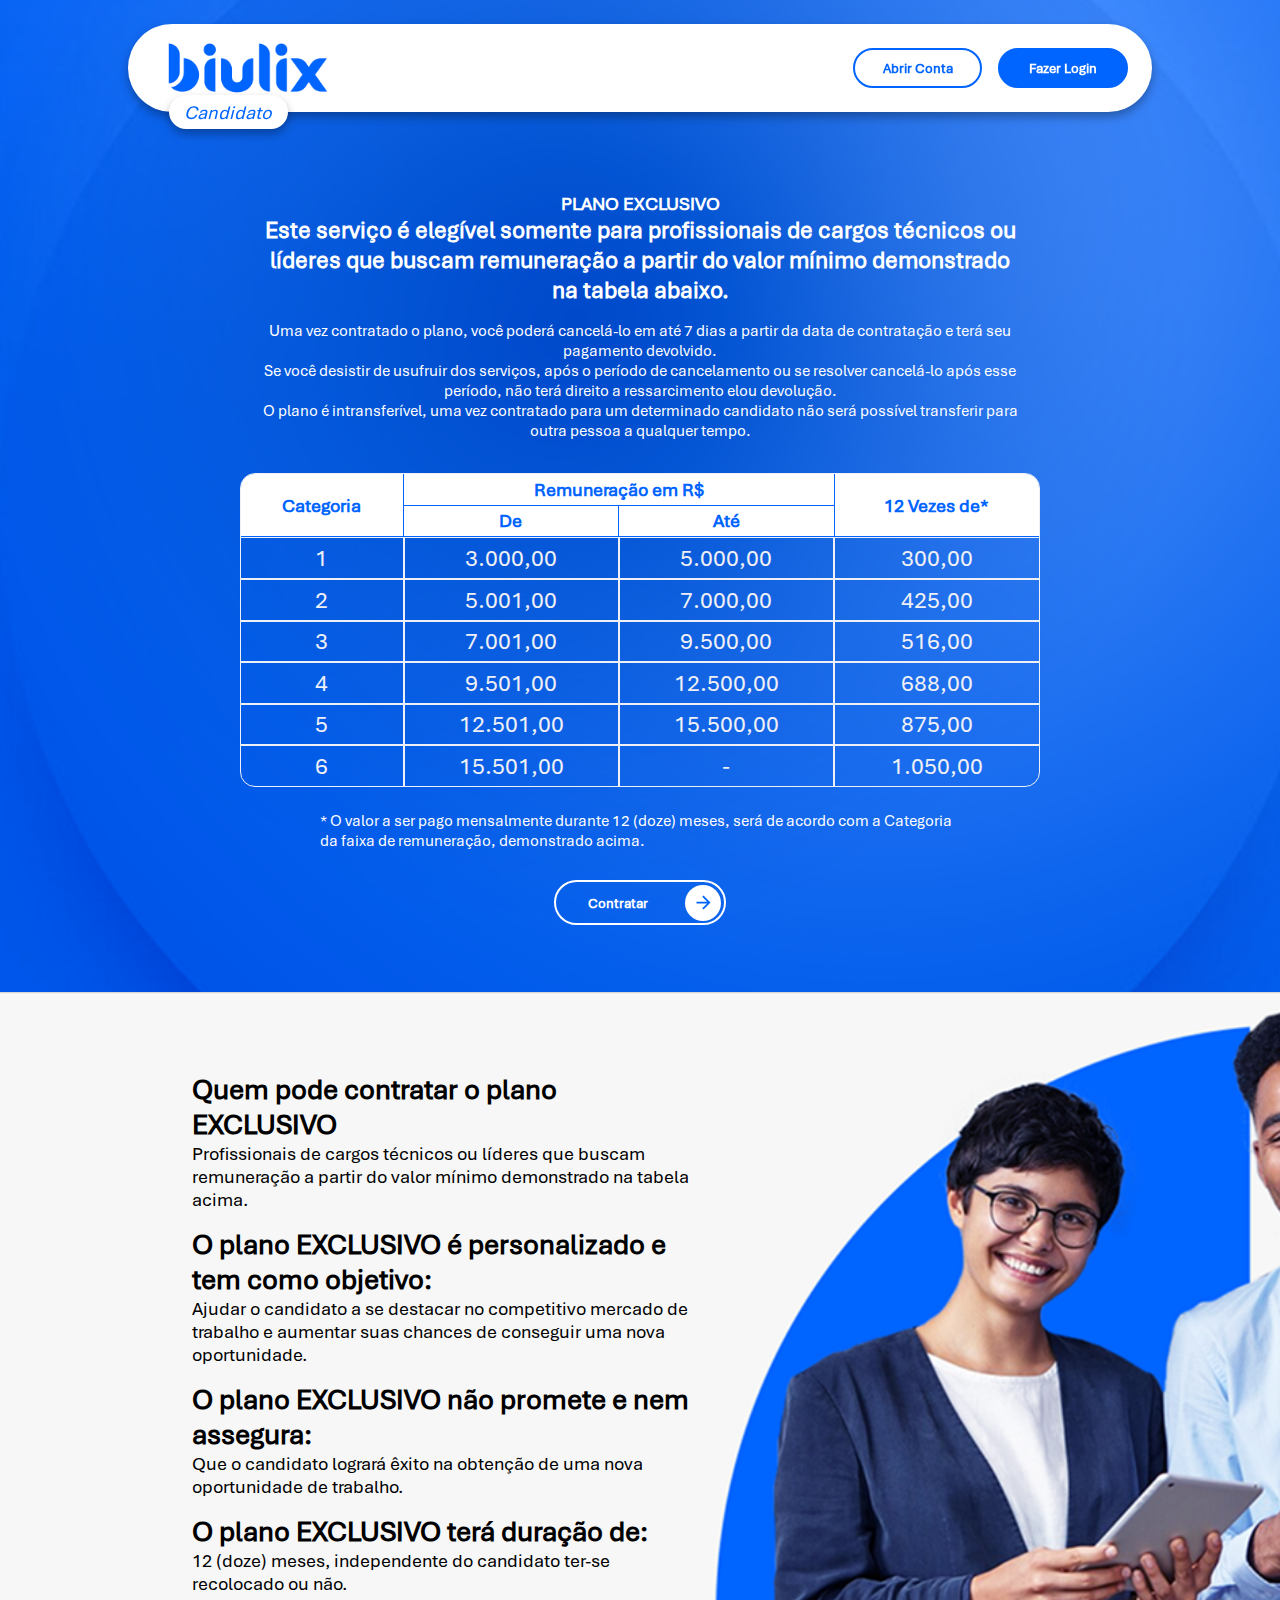
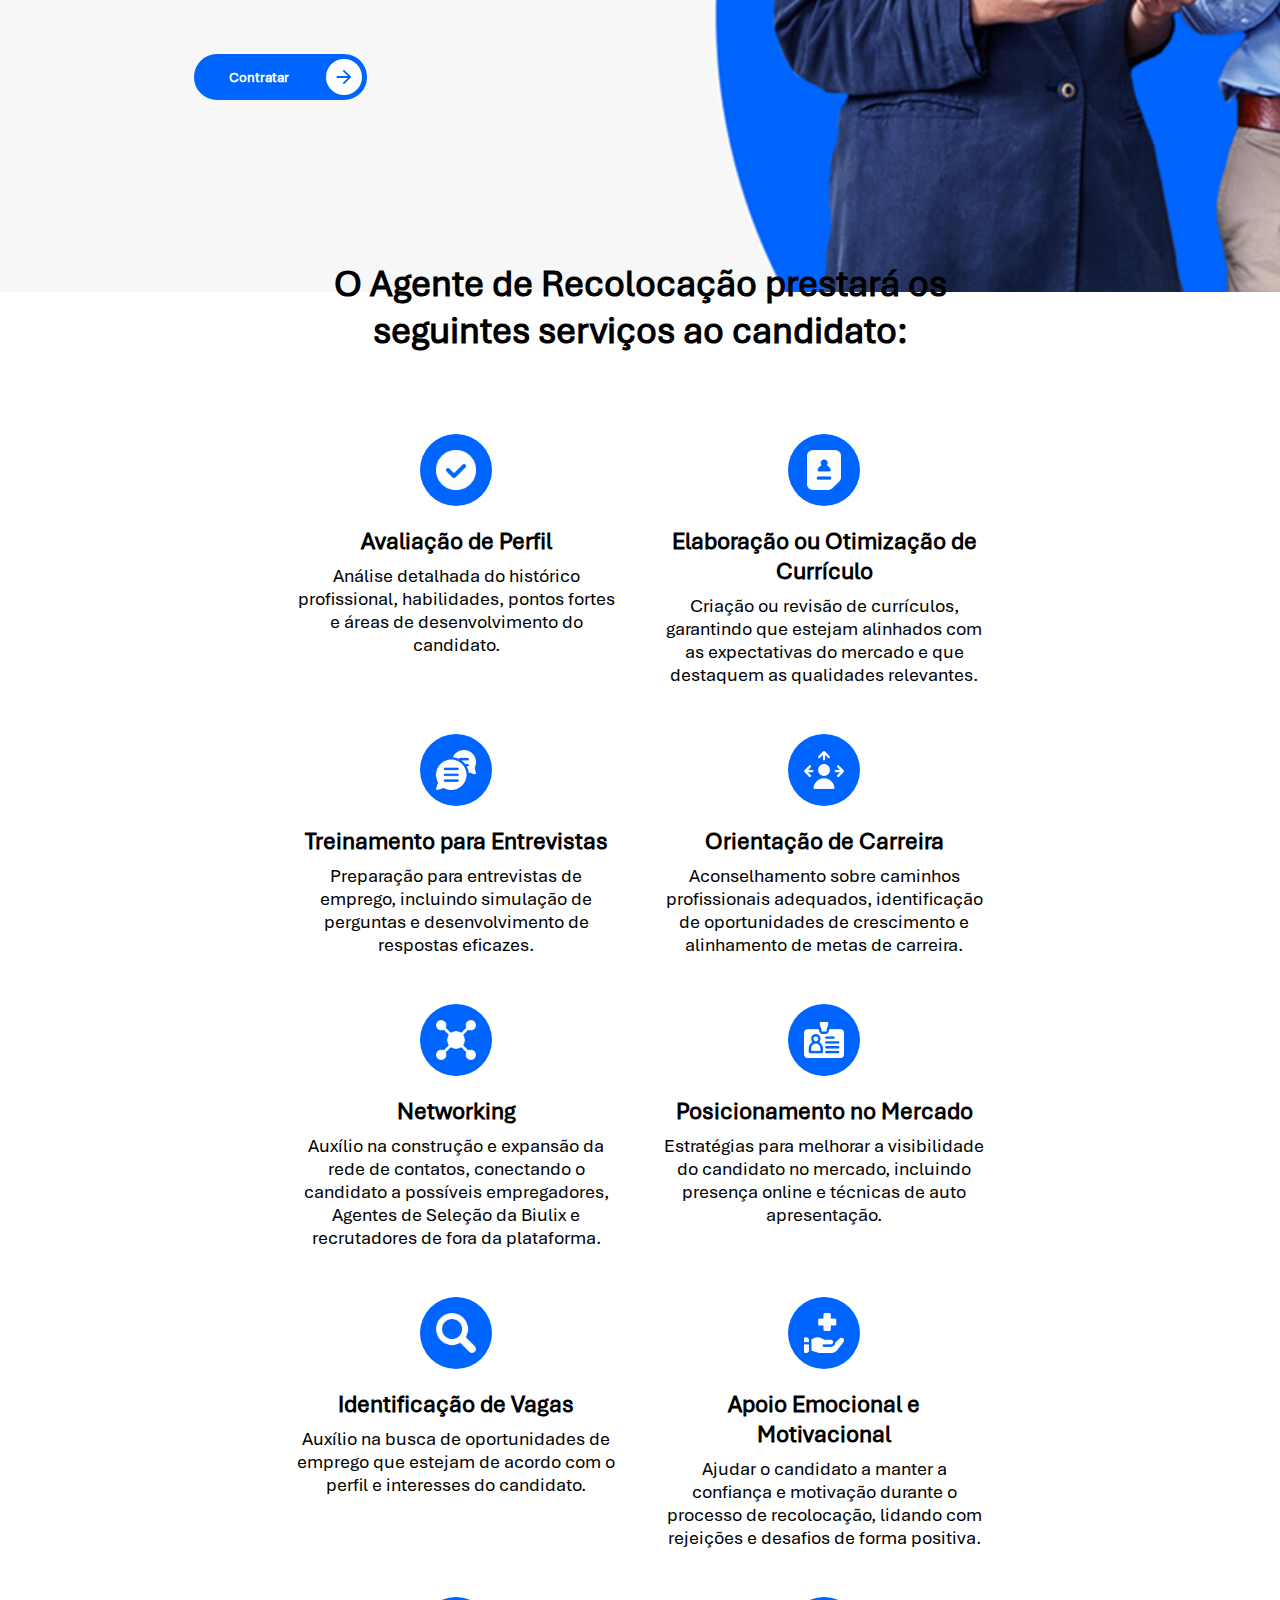
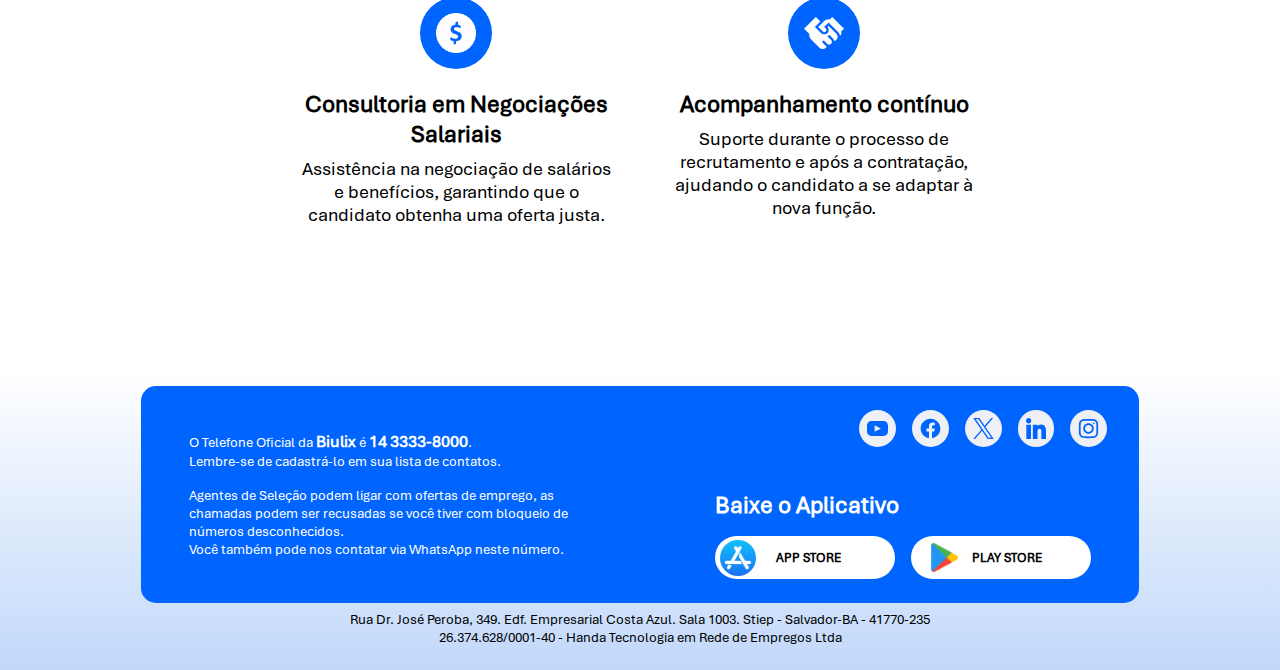
<file: plano-exclusivo.html>
<!DOCTYPE html>
<html lang="pt-br">
    <head>
        <meta charset="UTF-8">
        <meta http-equiv="X-UA-Compatible" content="IE=edge">
        <meta name="viewport" content="width=device-width, initial-scale=1.0">
        <link rel="stylesheet" href="../styles/candidate/plan.css">
        <title>Biulix - Vagas</title>
        <meta name="language" content="pt-BR">
        <meta property="og:type" content="website">
        <meta property="og:title" content="Biulix">
        <meta property="og:description" content="Conectando talentos e oportunidades!">
        <meta property="og:image" content="https://biulix.vercel.app/public/img/thumbnail-candidate.png">
        <meta property="og:url" content="https://biulix.vercel.app">
        <meta property="og:site_name" content="Biulix"/>
        <meta property="fb:admins" content="biulix"/>
        <meta name="twitter:card" content="summary_large_image">
        <meta name="twitter:url" content="https://biulix.vercel.app">
        <meta name="twitter:title" content="Biulix">
        <meta name="twitter:description" content="Conectando talentos e oportunidades!">
        <meta name="twitter:image" content="https://biulix.vercel.app/public/img/thumbnail-candidate.png">
        <meta name="author" content="Avel Digital">
        <meta name="creator" content="Avel Digital">
        <meta name="publisher" content="Avel Digital">
        <meta name="description" content="Conectando talentos e oportunidades!">
        <meta name="copyright" content="© 2024 Biulix"/>
        <meta name="keywords" content="">
        <meta name="rating" content="general"/>
        <meta name="robots" content="index, follow">
        <meta name="theme-color" content="#2C67DB">
        <meta name="msapplication-TileColor" content="#2C67DB">
        <link rel="canonical" href="https://biulix.vercel.app" data-baseprotocol="https:" data-basehost="biulix.vercel.app">
        <!-- Favicons -->
        <link rel="shortcut icon" href="https://biulix.vercel.app/public/img/favicon.ico" type="image/x-icon">
        <!-- Google Tag Manager -->
       
        <!-- End Google Tag Manager -->
    </head>
    <body>
        <!-- Google Tag Manager (noscript) -->
        
        <!-- End Google Tag Manager (noscript) -->
        <header>
            <a href="/" class="header-container-logo">
                <img class="header-logo" src="public/img/Logo Biulix.png" alt="Logo Biulix">
            </a>
            <div class="header-type">Candidato</div>
            <div class="header-buttons header-buttons-with-options">
                <a href="#" class="button-outlined">Abrir Conta</a>
                <a href="/login" class="button">Fazer Login</a>
            </div>
        </header>
        <main>
            <section class="initial">
                <img class="initial-image desktop" src="public/img/candidate/plans/initial-desktop.png" alt="Imagem de fundo">
                <img class="initial-image mobile" src="public/img/candidate/plans/initial-mobile.png" alt="Imagem de fundo">
                <h1 class="initial-title">PLANO EXCLUSIVO</h1>
                <span class="initial-description">Este serviço é elegível somente para profissionais de cargos técnicos ou líderes que buscam remuneração a partir do valor mínimo demonstrado na tabela abaixo.</span>
                <span class="initial-text">
                    Uma vez contratado o plano, você poderá cancelá-lo em até 7 dias a partir da data de contratação e terá seu pagamento devolvido.
                    <br/>
                    Se você desistir de usufruir dos serviços, após o período de cancelamento ou se resolver cancelá-lo após esse período, não terá direito a ressarcimento elou devolução.
                    <br/>
                    O plano é intransferível, uma vez contratado para um determinado candidato não será possível transferir para outra pessoa a qualquer tempo.
                </span>
                <table class="initial-table" cellspacing="0">
                    <tr class="initial-table-header">
                        <th rowspan="2">Categoria</th>
                        <th colspan="2">Remuneração em R$</th>
                        <th rowspan="2">12 Vezes de*</th>
                    </tr>
                    <tr class="initial-table-header">
                        <th>De</th>
                        <th>Até</th>
                    </tr>
                    <tr class="initial-table-row">
                        <td>1</td>
                        <td>3.000,00</td>
                        <td>5.000,00</td>
                        <td>300,00</td>
                    </tr>
                    <tr class="initial-table-row">
                        <td>2</td>
                        <td>5.001,00</td>
                        <td>7.000,00</td>
                        <td>425,00</td>
                    </tr>
                    <tr class="initial-table-row">
                        <td>3</td>
                        <td>7.001,00</td>
                        <td>9.500,00</td>
                        <td>516,00</td>
                    </tr>
                    <tr class="initial-table-row">
                        <td>4</td>
                        <td>9.501,00</td>
                        <td>12.500,00</td>
                        <td>688,00</td>
                    </tr>
                    <tr class="initial-table-row">
                        <td>5</td>
                        <td>12.501,00</td>
                        <td>15.500,00</td>
                        <td>875,00</td>
                    </tr>
                    <tr class="initial-table-row">
                        <td>6</td>
                        <td>15.501,00</td>
                        <td>-</td>
                        <td>1.050,00</td>
                    </tr>
                </table>
                <span class="initial-table-description">* O valor a ser pago mensalmente durante 12 (doze) meses, será de acordo com a Categoria da faixa de remuneração, demonstrado acima.</span>
                <a href="#" class="button-outlined-secondary initial-button icon-button">
                    <span class="initial-button-text">Contratar</span>
                    <img class="button-icon-arrow" src="public/img/icons/right-blue.svg" alt="ícone Right Blue">
                </a>
            </section>
            <section class="about">
                <img class="about-image desktop" src="public/img/candidate/plans/about-desktop.png" alt="Imagem de fundo">
                <img class="about-image mobile" src="public/img/candidate/plans/about-mobile.png" alt="Imagem de fundo">
                <div class="about-item">
                    <span class="about-title">Quem pode contratar o plano EXCLUSIVO</span>
                    <span class="about-description">Profissionais de cargos técnicos ou líderes que buscam remuneração a partir do valor mínimo demonstrado na tabela acima.</span>
                </div>
                <div class="about-item">
                    <span class="about-title">O plano EXCLUSIVO é personalizado e tem como objetivo: </span>
                    <span class="about-description">Ajudar o candidato a se destacar no competitivo mercado de trabalho e aumentar suas chances de conseguir uma nova oportunidade.</span>
                </div>
                <div class="about-item">
                    <span class="about-title">O plano EXCLUSIVO não promete e nem assegura: </span>
                    <span class="about-description">Que o candidato logrará êxito na obtenção de uma nova oportunidade de trabalho.</span>
                </div>
                <div class="about-item">
                    <span class="about-title">O plano EXCLUSIVO terá duração de: </span>
                    <span class="about-description">12 (doze) meses, independente do candidato ter-se recolocado ou não.</span>
                </div>
                <a href="#" class="button icon-button about-button">
                    <span class="about-button-text">Contratar</span>
                    <img class="button-icon-arrow" src="public/img/icons/right-blue.svg" alt="ícone Right Blue">
                </a>
            </section>
            <section class="features">
                <h3 class="features-title">O Agente de Recolocação prestará os seguintes serviços ao candidato: </h3>
                <div class="features-list">
                    <div class="feature">
                        <div class="feature-icon-container">
                            <img class="feature-icon" src="public/img/icons/check.png" alt="ícone Feature">
                        </div>
                        <span class="feature-title">Avaliação de Perfil</span>
                        <span class="feature-description">Análise detalhada do histórico profissional, habilidades, pontos fortes e áreas de desenvolvimento do candidato.</span>
                    </div>
                    <div class="feature">
                        <div class="feature-icon-container">
                            <img class="feature-icon" src="public/img/icons/curriculum.png" alt="ícone Feature">
                        </div>
                        <span class="feature-title">Elaboração ou Otimização de Currículo</span>
                        <span class="feature-description">Criação ou revisão de currículos, garantindo que estejam alinhados com as expectativas do mercado e que destaquem as qualidades relevantes.</span>
                    </div>
                    <div class="feature">
                        <div class="feature-icon-container">
                            <img class="feature-icon" src="public/img/icons/chat.png" alt="ícone Feature">
                        </div>
                        <span class="feature-title">Treinamento para Entrevistas</span>
                        <span class="feature-description">Preparação para entrevistas de emprego, incluindo simulação de perguntas e desenvolvimento de respostas eficazes.</span>
                    </div>
                    <div class="feature">
                        <div class="feature-icon-container">
                            <img class="feature-icon" src="public/img/icons/directions.png" alt="ícone Feature">
                        </div>
                        <span class="feature-title">Orientação de Carreira</span>
                        <span class="feature-description">Aconselhamento sobre caminhos profissionais adequados, identificação de oportunidades de crescimento e alinhamento de metas de carreira.</span>
                    </div>
                    <div class="feature">
                        <div class="feature-icon-container">
                            <img class="feature-icon" src="public/img/icons/network.png" alt="ícone Feature">
                        </div>
                        <span class="feature-title">Networking</span>
                        <span class="feature-description">Auxílio na construção e expansão da rede de contatos, conectando o candidato a possíveis empregadores, Agentes de Seleção da Biulix e recrutadores de fora da plataforma.</span>
                    </div>
                    <div class="feature">
                        <div class="feature-icon-container">
                            <img class="feature-icon" src="public/img/icons/id.png" alt="ícone Feature">
                        </div>
                        <span class="feature-title">Posicionamento no Mercado</span>
                        <span class="feature-description">Estratégias para melhorar a visibilidade do candidato no mercado, incluindo presença online e técnicas de auto apresentação.</span>
                    </div>
                    <div class="feature">
                        <div class="feature-icon-container">
                            <img class="feature-icon" src="public/img/icons/find-line.png" alt="ícone Feature">
                        </div>
                        <span class="feature-title">Identificação de Vagas</span>
                        <span class="feature-description">Auxílio na busca de oportunidades de emprego que estejam de acordo com o perfil e interesses do candidato.</span>
                    </div>
                    <div class="feature">
                        <div class="feature-icon-container">
                            <img class="feature-icon" src="public/img/icons/help.png" alt="ícone Feature">
                        </div>
                        <span class="feature-title">Apoio Emocional e Motivacional</span>
                        <span class="feature-description">Ajudar o candidato a manter a confiança e motivação durante o processo de recolocação, lidando com rejeições e desafios de forma positiva.</span>
                    </div>
                    <div class="feature">
                        <div class="feature-icon-container">
                            <img class="feature-icon" src="public/img/icons/coin-filled.png" alt="ícone Feature">
                        </div>
                        <span class="feature-title">Consultoria em Negociações Salariais</span>
                        <span class="feature-description">Assistência na negociação de salários e benefícios, garantindo que o candidato obtenha uma oferta justa.</span>
                    </div>
                    <div class="feature">
                        <div class="feature-icon-container">
                            <img class="feature-icon" src="public/img/icons/handshake.png" alt="ícone Feature">
                        </div>
                        <span class="feature-title">Acompanhamento contínuo</span>
                        <span class="feature-description">Suporte durante o processo de recrutamento e após a contratação, ajudando o candidato a se adaptar à nova função.</span>
                    </div>
                </div>
            </section>
        </main>
        <footer>
            <div class="footer-content">
                <div class="social">
                    <a href="#" class="social-icon-container">
                        <img class="social-icon" src="public/img/icons/youtube.svg" alt="ícone YouTube">
                    </a>
                    <a href="#" class="social-icon-container">
                        <img class="social-icon" src="public/img/icons/facebook.svg" alt="ícone Facebook">
                    </a>
                    <a href="#" class="social-icon-container">
                        <img class="social-icon" src="public/img/icons/twitter.svg" alt="ícone Twitter">
                    </a>
                    <a href="#" class="social-icon-container">
                        <img class="social-icon" src="public/img/icons/linkedin.svg" alt="ícone Linkedin">
                    </a>
                    <a href="#" class="social-icon-container">
                        <img class="social-icon" src="public/img/icons/instagram.svg" alt="ícone Instagram">
                    </a>
                </div>
                <div class="footer-texts">
                    <span class="footer-text">
                        O Telefone Oficial da <span class="footer-text-highlighted">Biulix</span> é <span class="footer-text-highlighted">14 3333-8000</span>.
                        <br/>
                        Lembre-se de cadastrá-lo em sua lista de contatos.
                    </span>
                    <span class="footer-text">
                        Agentes de Seleção podem ligar com ofertas de emprego, as chamadas podem ser recusadas se você tiver com bloqueio de números desconhecidos.
                        <br/>
                        Você também pode nos contatar via WhatsApp neste número.
                    </span>
                </div>
                <div class="download">
                    <span class="download-title">Baixe o Aplicativo</span>
                    <div class="download-buttons">
                        <a href="#" class="download-button">
                            <img src="public/img/App-Store-Logo.png" class="download-image" alt="Logo App Store">
                            <span class="download-text">APP STORE</span>
                        </a>
                        <a href="#" class="download-button">
                            <img src="public/img/Play-Store-Logo.png" class="download-image borderless-download-image" alt="Logo Play Store">
                            <span class="download-text">PLAY STORE</span>
                        </a>
                    </div>
                </div>
            </div>
            <span class="footer-address">
                <span class="footer-address-text">Rua Dr. José Peroba, 349. Edf. Empresarial Costa Azul. Sala 1003. Stiep - Salvador-BA - 41770-235</span>
                <span class="footer-address-text">26.374.628/0001-40 - Handa Tecnologia em Rede de Empregos Ltda</span>
            </span>
        </footer>
    </body>
</html>
</file>
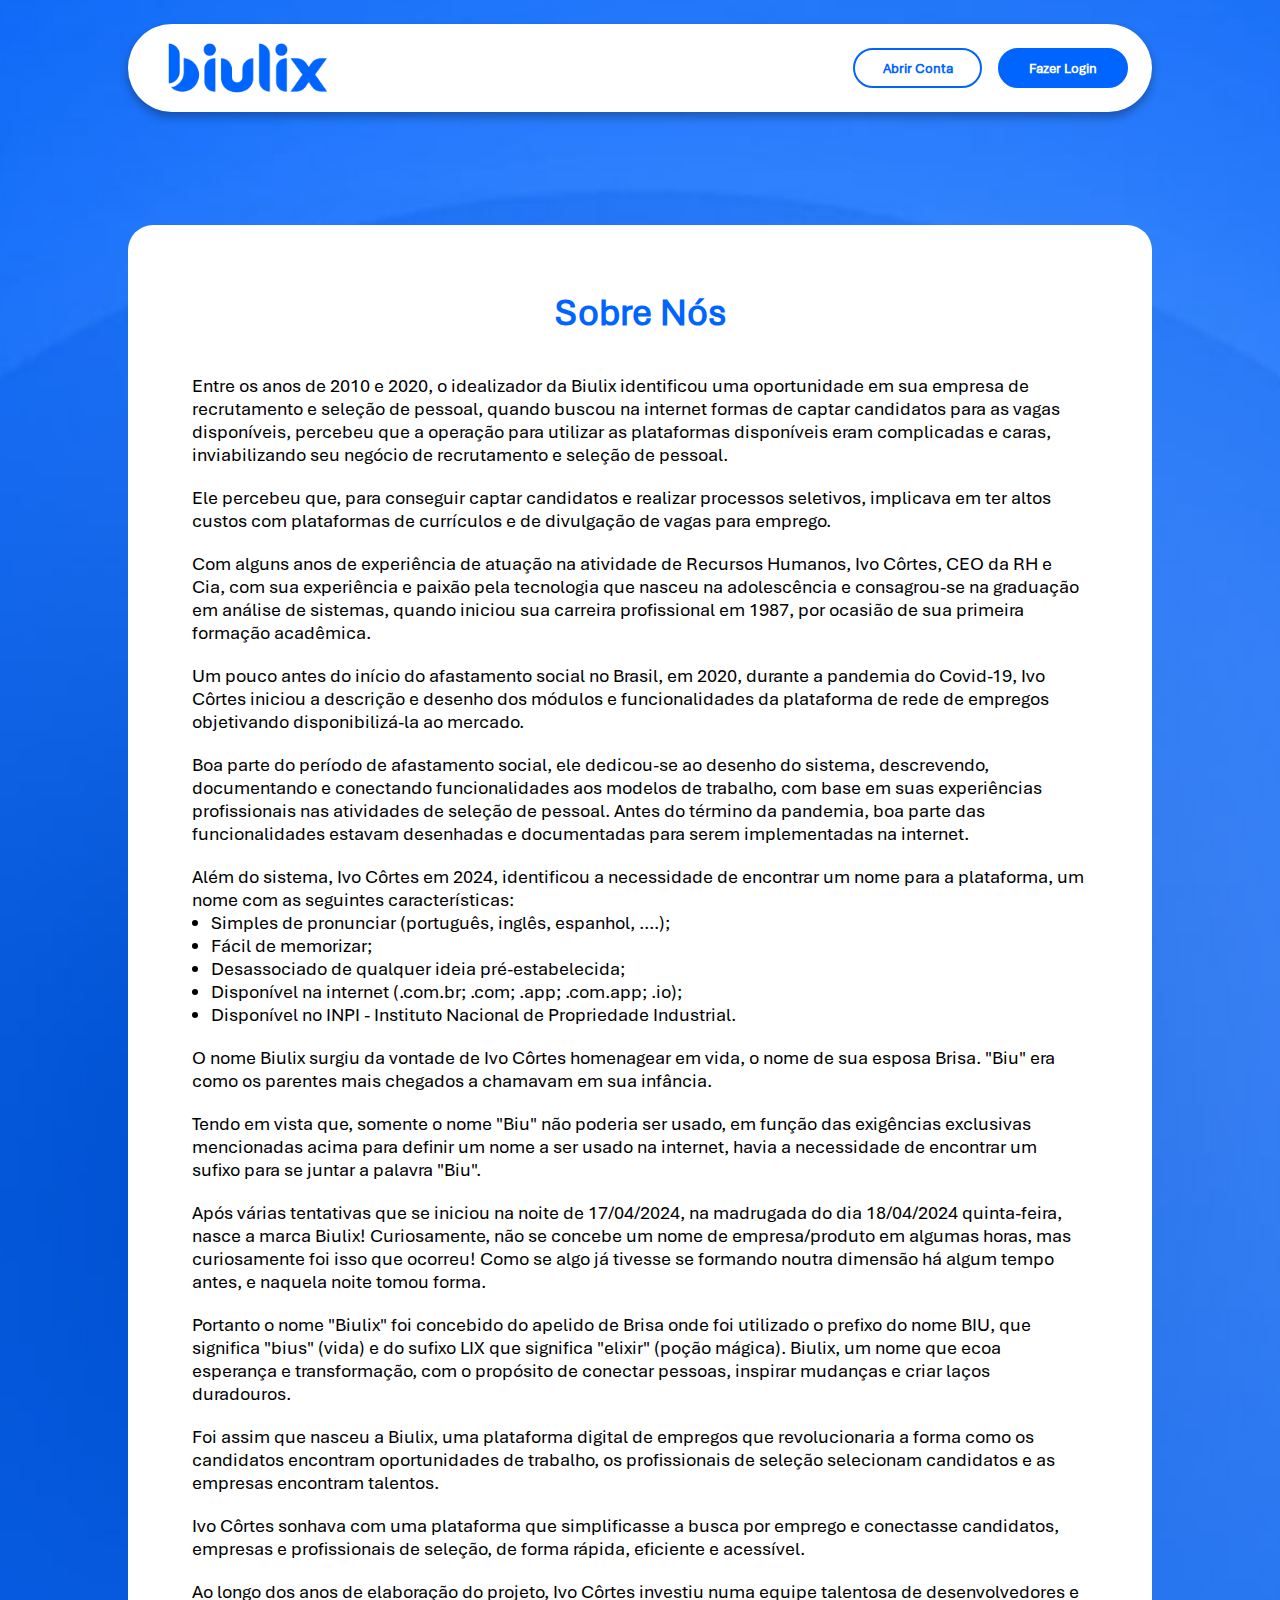
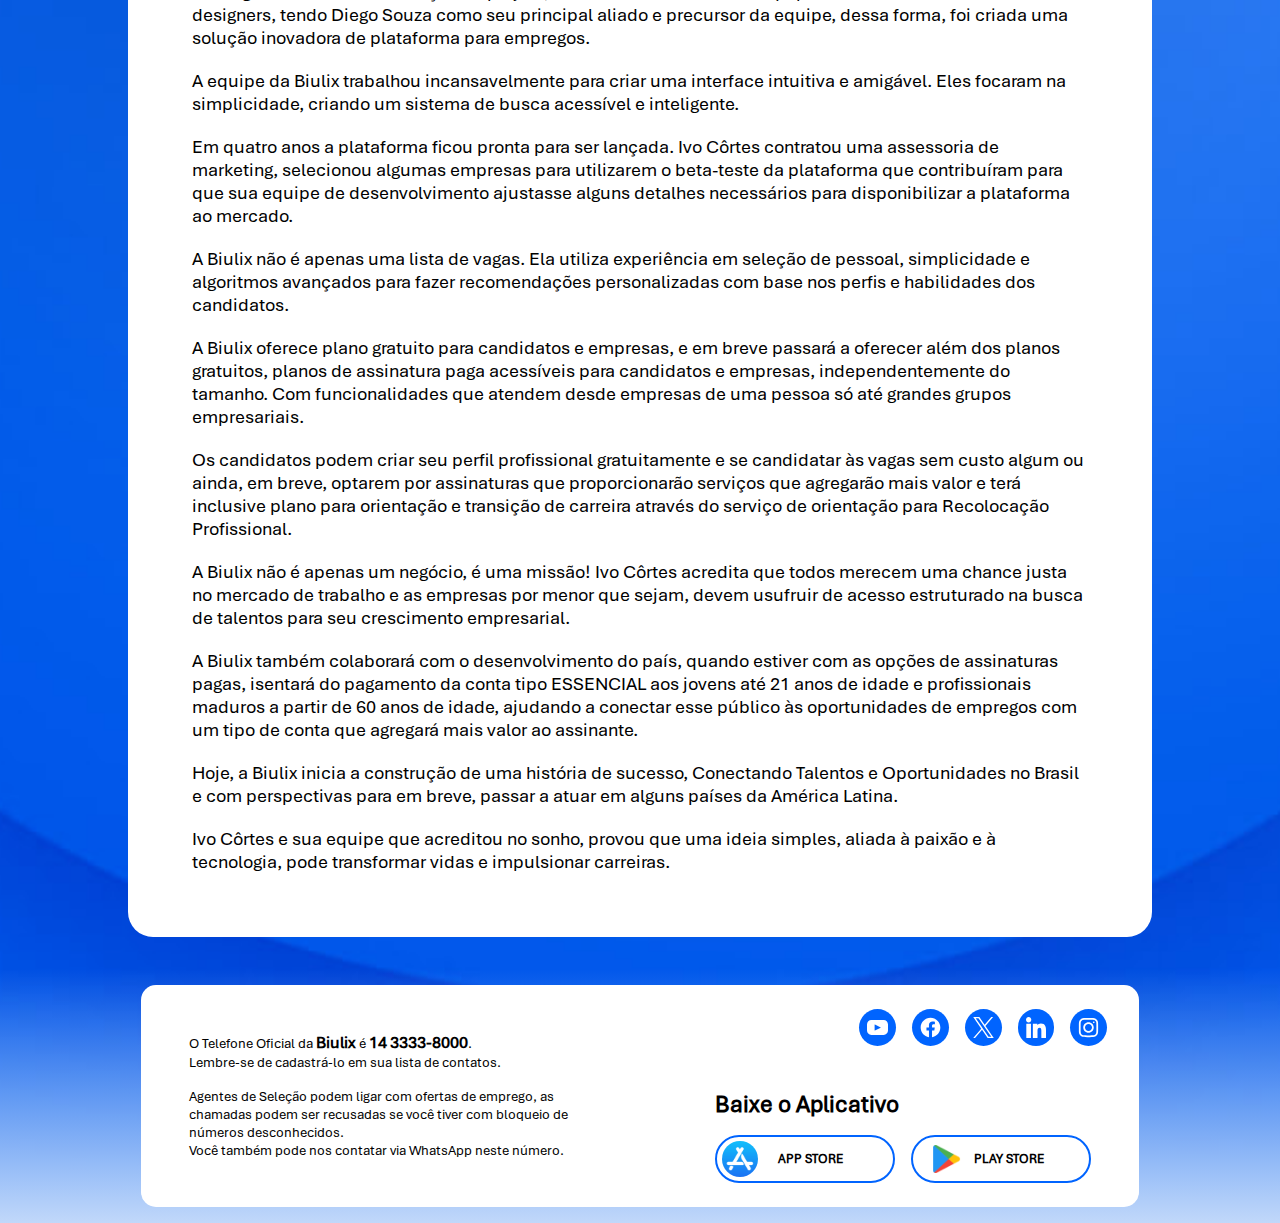
<file: sobre.html>
<!DOCTYPE html>
<html lang="pt-br">
    <head>
        <meta charset="UTF-8">
        <meta http-equiv="X-UA-Compatible" content="IE=edge">
        <meta name="viewport" content="width=device-width, initial-scale=1.0">
        <link rel="stylesheet" href="styles/about.css">
        <title>Biulix - Sobre</title>
        <meta name="language" content="pt-BR">
        <meta property="og:type" content="website">
        <meta property="og:title" content="Biulix">
        <meta property="og:description" content="Conectando talentos e oportunidades!">
        <meta property="og:image" content="https://biulix.vercel.app/public/img/thumbnail.png">
        <meta property="og:url" content="https://biulix.vercel.app">
        <meta property="og:site_name" content="Biulix"/>
        <meta property="fb:admins" content="biulix"/>
        <meta name="twitter:card" content="summary_large_image">
        <meta name="twitter:url" content="https://biulix.vercel.app">
        <meta name="twitter:title" content="Biulix">
        <meta name="twitter:description" content="Conectando talentos e oportunidades!">
        <meta name="twitter:image" content="https://biulix.vercel.app/public/img/thumbnail.png">
        <meta name="author" content="Avel Digital">
        <meta name="creator" content="Avel Digital">
        <meta name="publisher" content="Avel Digital">
        <meta name="description" content="Conectando talentos e oportunidades!">
        <meta name="copyright" content="© 2024 Biulix"/>
        <meta name="keywords" content="">
        <meta name="rating" content="general"/>
        <meta name="robots" content="index, follow">
        <meta name="theme-color" content="#2C67DB">
        <meta name="msapplication-TileColor" content="#2C67DB">
        <link rel="canonical" href="https://biulix.vercel.app" data-baseprotocol="https:" data-basehost="biulix.vercel.app">
        <!-- Favicons -->
        <link rel="shortcut icon" href="https://biulix.vercel.app/public/img/favicon.ico" type="image/x-icon">
        <!-- Google Tag Manager -->
       
        <!-- End Google Tag Manager -->
    </head>
    <body>
        <!-- Google Tag Manager (noscript) -->
        
        <!-- End Google Tag Manager (noscript) -->
        <script>
            function addOptions(element, options) {
                options.map(option => {
                    const optionElement = window.document.createElement('a')

                    optionElement.href = option.href
                    optionElement.textContent = option.text
                    optionElement.className = 'header-option'

                    element.appendChild(optionElement)
                })
            }

            function changeTypeHeader() {
                const url = new URL(window.document.location.toString())
                const type = url.searchParams.get('type')

                if (type && ['candidate', 'company'].includes(type)) {
                    const typeElement = window.document.createElement('div')
                    const header = window.document.body.querySelector('header')
                    const headerOptions = header.querySelector('.header-options')

                    typeElement.className = 'header-type'
                    
                    if (type === 'candidate') {
                        typeElement.textContent = 'Candidato'

                        const options = [
                            { text: 'Como Funciona', href: '/candidato#how' },
                            { text: 'Buscar Vagas', href: '/vagas' },
                            { text: 'Planos', href: '/candidato#plans' }
                        ]

                        addOptions(headerOptions, options)
                    } else if (type === 'company') {
                        typeElement.textContent = 'Empregador'

                        const options = [
                            { text: 'Como Funciona', href: '/empresa#how' },
                            { text: 'Planos', href: '/empresa#plans' }
                        ]

                        addOptions(headerOptions, options)
                    }

                    header.appendChild(typeElement)
                }
            }

            window.addEventListener('DOMContentLoaded', changeTypeHeader)
        </script>
        <header>
            <a href="/" class="header-container-logo">
                <img class="header-logo" src="public/img/Logo Biulix.png" alt="Logo Biulix">
            </a>
            <div class="header-options">
                
            </div>
            <div class="header-buttons">
                <a href="#" class="button-outlined">Abrir Conta</a>
                <a href="/login" class="button">Fazer Login</a>
            </div>
        </header>
        <main>
            <section class="texts">
                <h1 class="texts-title">Sobre Nós</h1>
                <span class="texts-paragraph">Entre os anos de 2010 e 2020, o idealizador da Biulix identificou uma oportunidade em sua empresa de recrutamento e seleção de pessoal, quando buscou na internet formas de captar candidatos para as vagas disponíveis, percebeu que a operação para utilizar as plataformas disponíveis eram complicadas e caras, inviabilizando seu negócio de recrutamento e seleção de pessoal.</span>
                <br/>
                <span class="texts-paragraph">Ele percebeu que, para conseguir captar candidatos e realizar processos seletivos, implicava em ter altos custos com plataformas de currículos e de divulgação de vagas para emprego.</span>
                <br/>
                <span class="texts-paragraph">Com alguns anos de experiência de atuação na atividade de Recursos Humanos, Ivo Côrtes, CEO da RH e Cia, com sua experiência e paixão pela tecnologia que nasceu na adolescência e consagrou-se na graduação em análise de sistemas, quando iniciou sua carreira profissional em 1987, por ocasião de sua primeira formação acadêmica.</span>
                <br/>
                <span class="texts-paragraph">Um pouco antes do início do afastamento social no Brasil, em 2020, durante a pandemia do Covid-19, Ivo Côrtes iniciou a descrição e desenho dos módulos e funcionalidades da plataforma de rede de empregos objetivando disponibilizá-la ao mercado.</span>
                <br/>
                <span class="texts-paragraph">Boa parte do período de afastamento social, ele dedicou-se ao desenho do sistema, descrevendo, documentando e conectando funcionalidades aos modelos de trabalho, com base em suas experiências profissionais nas atividades de seleção de pessoal. Antes do término da pandemia, boa parte das funcionalidades estavam desenhadas e documentadas para serem implementadas na internet.</span>
                <br/>
                <span class="texts-paragraph">Além do sistema, Ivo Côrtes em 2024, identificou a necessidade de encontrar um nome para a plataforma, um nome com as seguintes características: </span>
                <ul class="list">
                    <li class="list-item">Simples de pronunciar (português, inglês, espanhol, ....);</li>
                    <li class="list-item">Fácil de memorizar;</li>
                    <li class="list-item">Desassociado de qualquer ideia pré-estabelecida;</li>
                    <li class="list-item">Disponível na internet (.com.br; .com; .app; .com.app; .io);</li>
                    <li class="list-item">Disponível no INPI - Instituto Nacional de Propriedade Industrial.</li>
                </ul>
                <br/>
                <span class="texts-paragraph">O nome Biulix surgiu da vontade de Ivo Côrtes homenagear em vida, o nome de sua esposa Brisa. "Biu" era como os parentes mais chegados a chamavam em sua infância.</span>
                <br/>
                <span class="texts-paragraph">Tendo em vista que, somente o nome "Biu" não poderia ser usado, em função das exigências exclusivas mencionadas acima para definir um nome a ser usado na internet, havia a necessidade de encontrar um sufixo para se juntar a palavra "Biu".</span>
                <br/>
                <span class="texts-paragraph">Após várias tentativas que se iniciou na noite de 17/04/2024, na madrugada do dia 18/04/2024 quinta-feira, nasce a marca Biulix! Curiosamente, não se concebe um nome de empresa/produto em algumas horas, mas curiosamente foi isso que ocorreu! Como se algo já tivesse se formando noutra dimensão há algum tempo antes, e naquela noite tomou forma.</span>
                <br/>
                <span class="texts-paragraph">Portanto o nome "Biulix" foi concebido do apelido de Brisa onde foi utilizado o prefixo do nome BIU, que significa "bius" (vida) e do sufixo LIX que significa "elixir" (poção mágica). Biulix, um nome que ecoa esperança e transformação, com o propósito de conectar pessoas, inspirar mudanças e criar laços duradouros.</span>
                <br/>
                <span class="texts-paragraph">Foi assim que nasceu a Biulix, uma plataforma digital de empregos que revolucionaria a forma como os candidatos encontram oportunidades de trabalho, os profissionais de seleção selecionam candidatos e as empresas encontram talentos.</span>
                <br/>
                <span class="texts-paragraph">Ivo Côrtes sonhava com uma plataforma que simplificasse a busca por emprego e conectasse candidatos, empresas e profissionais de seleção, de forma rápida, eficiente e acessível.</span>
                <br/>
                <span class="texts-paragraph">Ao longo dos anos de elaboração do projeto, Ivo Côrtes investiu numa equipe talentosa de desenvolvedores e designers, tendo Diego Souza como seu principal aliado e precursor da equipe, dessa forma, foi criada uma solução inovadora de plataforma para empregos.</span>
                <br/>
                <span class="texts-paragraph">A equipe da Biulix trabalhou incansavelmente para criar uma interface intuitiva e amigável. Eles focaram na simplicidade, criando um sistema de busca acessível e inteligente.</span>
                <br/>
                <span class="texts-paragraph">Em quatro anos a plataforma ficou pronta para ser lançada. Ivo Côrtes contratou uma assessoria de marketing, selecionou algumas empresas para utilizarem o beta-teste da plataforma que contribuíram para que sua equipe de desenvolvimento ajustasse alguns detalhes necessários para disponibilizar a plataforma ao mercado.</span>
                <br/>
                <span class="texts-paragraph">A Biulix não é apenas uma lista de vagas. Ela utiliza experiência em seleção de pessoal, simplicidade e algoritmos avançados para fazer recomendações personalizadas com base nos perfis e habilidades dos candidatos.</span>
                <br/>
                <span class="texts-paragraph">A Biulix oferece plano gratuito para candidatos e empresas, e em breve passará a oferecer além dos planos gratuitos, planos de assinatura paga acessíveis para candidatos e empresas, independentemente do tamanho. Com funcionalidades que atendem desde empresas de uma pessoa só até grandes grupos empresariais.</span>
                <br/>
                <span class="texts-paragraph">Os candidatos podem criar seu perfil profissional gratuitamente e se candidatar às vagas sem custo algum ou ainda, em breve, optarem por assinaturas que proporcionarão serviços que agregarão mais valor e terá inclusive plano para orientação e transição de carreira através do serviço de orientação para Recolocação Profissional.</span>
                <br/>
                <span class="texts-paragraph">A Biulix não é apenas um negócio, é uma missão! Ivo Côrtes acredita que todos merecem uma chance justa no mercado de trabalho e as empresas por menor que sejam, devem usufruir de acesso estruturado na busca de talentos para seu crescimento empresarial.</span>
                <br/>
                <span class="texts-paragraph">A Biulix também colaborará com o desenvolvimento do país, quando estiver com as opções de assinaturas pagas, isentará do pagamento da conta tipo ESSENCIAL aos jovens até 21 anos de idade e profissionais maduros a partir de 60 anos de idade, ajudando a conectar esse público às oportunidades de empregos com um tipo de conta que agregará mais valor ao assinante.</span>
                <br/>
                <span class="texts-paragraph">Hoje, a Biulix inicia a construção de uma história de sucesso, Conectando Talentos e Oportunidades no Brasil e com perspectivas para em breve, passar a atuar em alguns países da América Latina.</span>
                <br/>
                <span class="texts-paragraph">Ivo Côrtes e sua equipe que acreditou no sonho, provou que uma ideia simples, aliada à paixão e à tecnologia, pode transformar vidas e impulsionar carreiras.</span>
            </section>
        </main>
        <footer class="footer-secondary">
            <div class="footer-content footer-content-secondary">
                <div class="social">
                    <a href="#" class="social-icon-container social-icon-container-secondary">
                        <img class="social-icon" src="public/img/icons/youtube-secondary.svg" alt="ícone YouTube">
                    </a>
                    <a href="#" class="social-icon-container social-icon-container-secondary">
                        <img class="social-icon" src="public/img/icons/facebook-secondary.svg" alt="ícone Facebook">
                    </a>
                    <a href="#" class="social-icon-container social-icon-container-secondary">
                        <img class="social-icon" src="public/img/icons/twitter-secondary.svg" alt="ícone Twitter">
                    </a>
                    <a href="#" class="social-icon-container social-icon-container-secondary">
                        <img class="social-icon" src="public/img/icons/linkedin-secondary.svg" alt="ícone Linkedin">
                    </a>
                    <a href="#" class="social-icon-container social-icon-container-secondary">
                        <img class="social-icon" src="public/img/icons/instagram-secondary.svg" alt="ícone Instagram">
                    </a>
                </div>
                <div class="footer-texts">
                    <span class="footer-text footer-text-secondary">
                        O Telefone Oficial da <span class="footer-text-highlighted footer-text-highlighted-secondary">Biulix</span> é <span class="footer-text-highlighted footer-text-highlighted-secondary">14 3333-8000</span>.
                        <br/>
                        Lembre-se de cadastrá-lo em sua lista de contatos.
                    </span>
                    <span class="footer-text footer-text-secondary">
                        Agentes de Seleção podem ligar com ofertas de emprego, as chamadas podem ser recusadas se você tiver com bloqueio de números desconhecidos.
                        <br/>
                        Você também pode nos contatar via WhatsApp neste número.
                    </span>
                </div>
                <div class="download">
                    <span class="download-title download-title-secondary">Baixe o Aplicativo</span>
                    <div class="download-buttons">
                        <a href="#" class="download-button download-button-secondary">
                            <img src="public/img/App-Store-Logo.png" class="download-image" alt="Logo App Store">
                            <span class="download-text">APP STORE</span>
                        </a>
                        <a href="#" class="download-button download-button-secondary">
                            <img src="public/img/Play-Store-Logo.png" class="download-image borderless-download-image" alt="Logo Play Store">
                            <span class="download-text">PLAY STORE</span>
                        </a>
                    </div>
                </div>
            </div>
        </footer>
    </body>
</html>
</file>
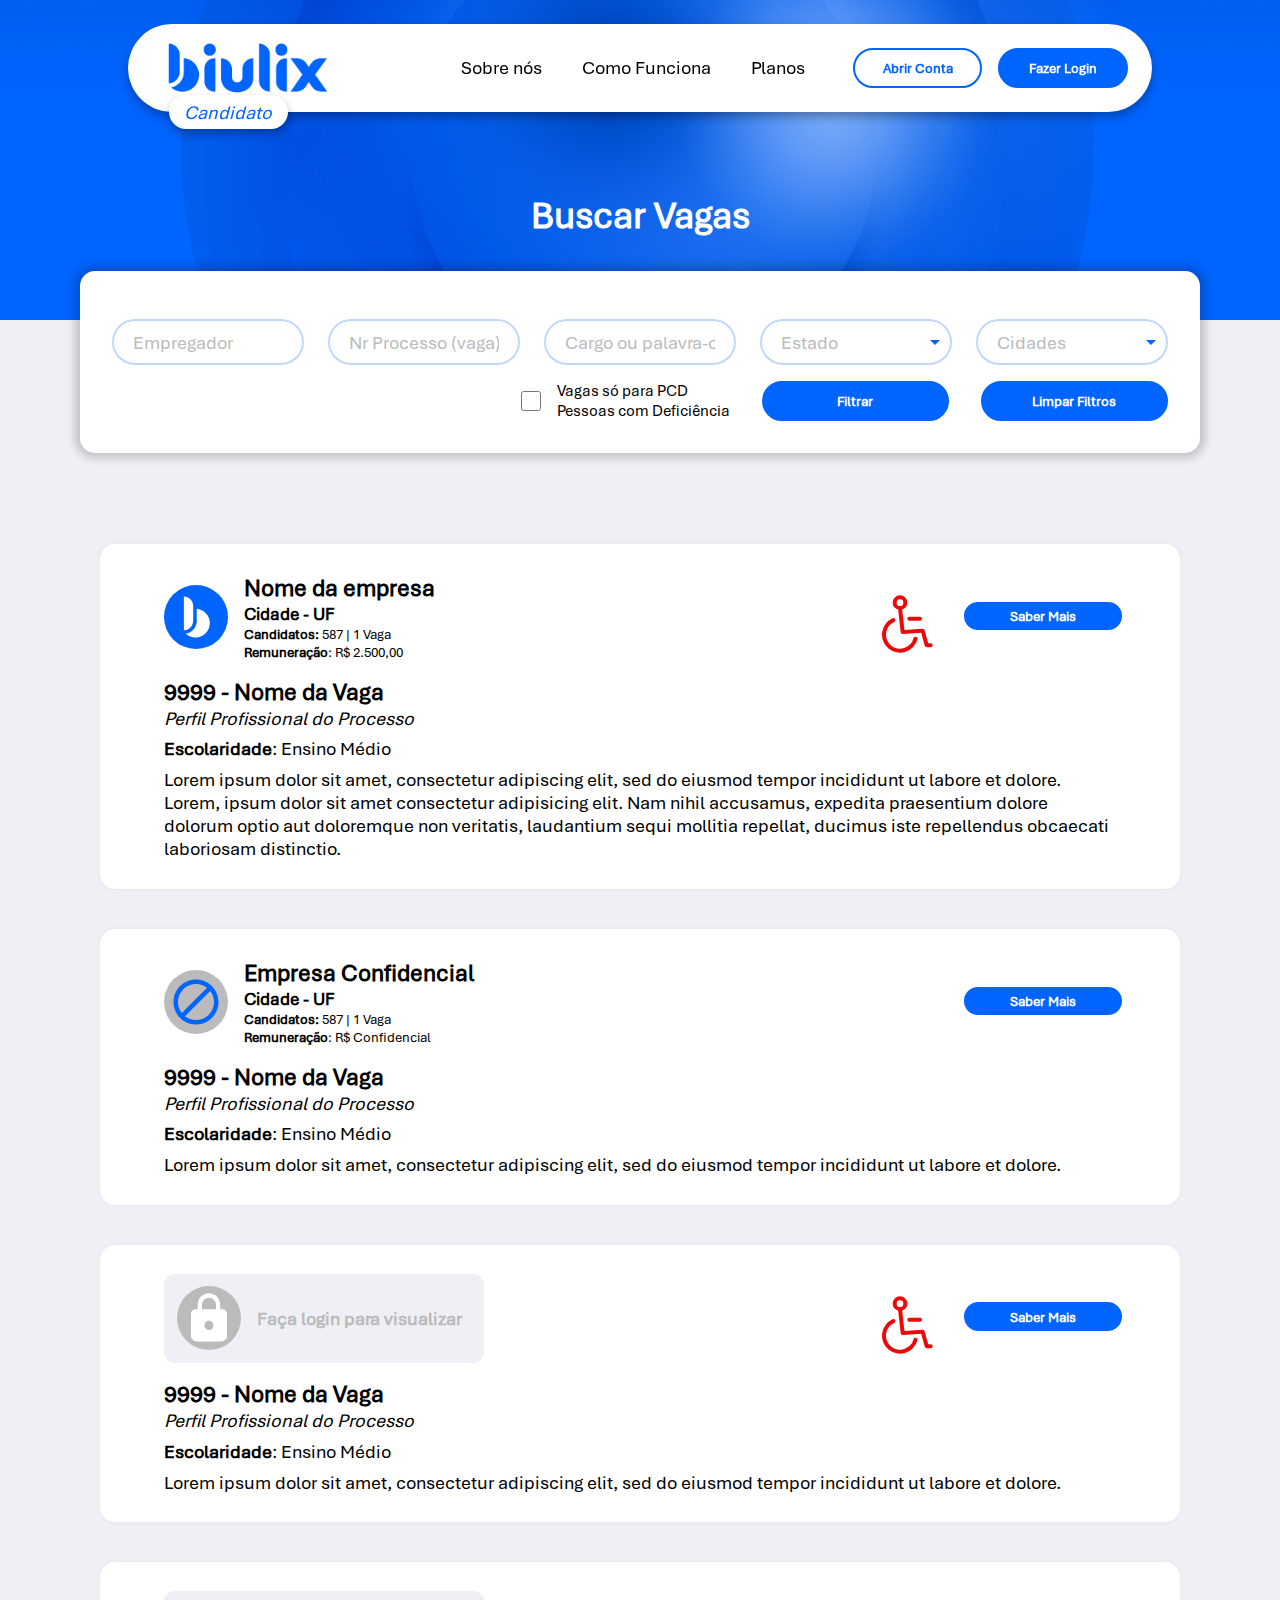
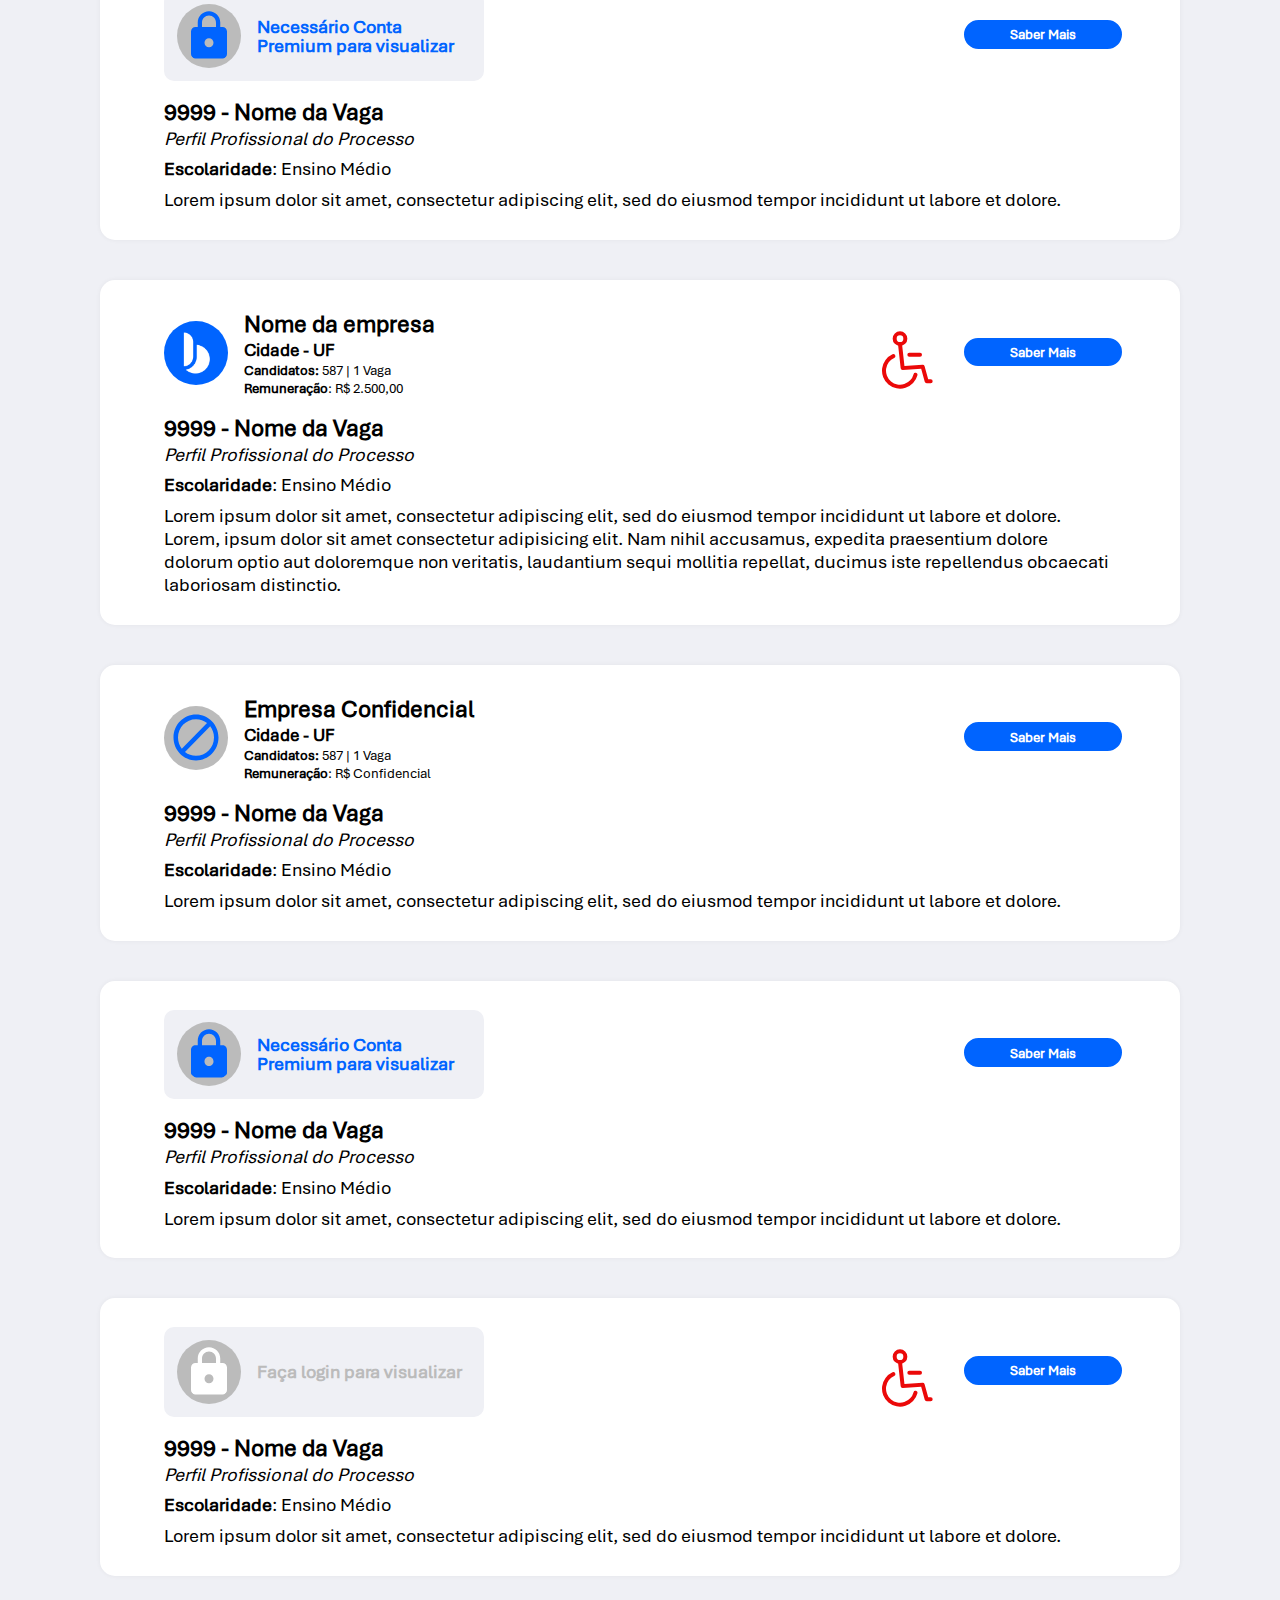
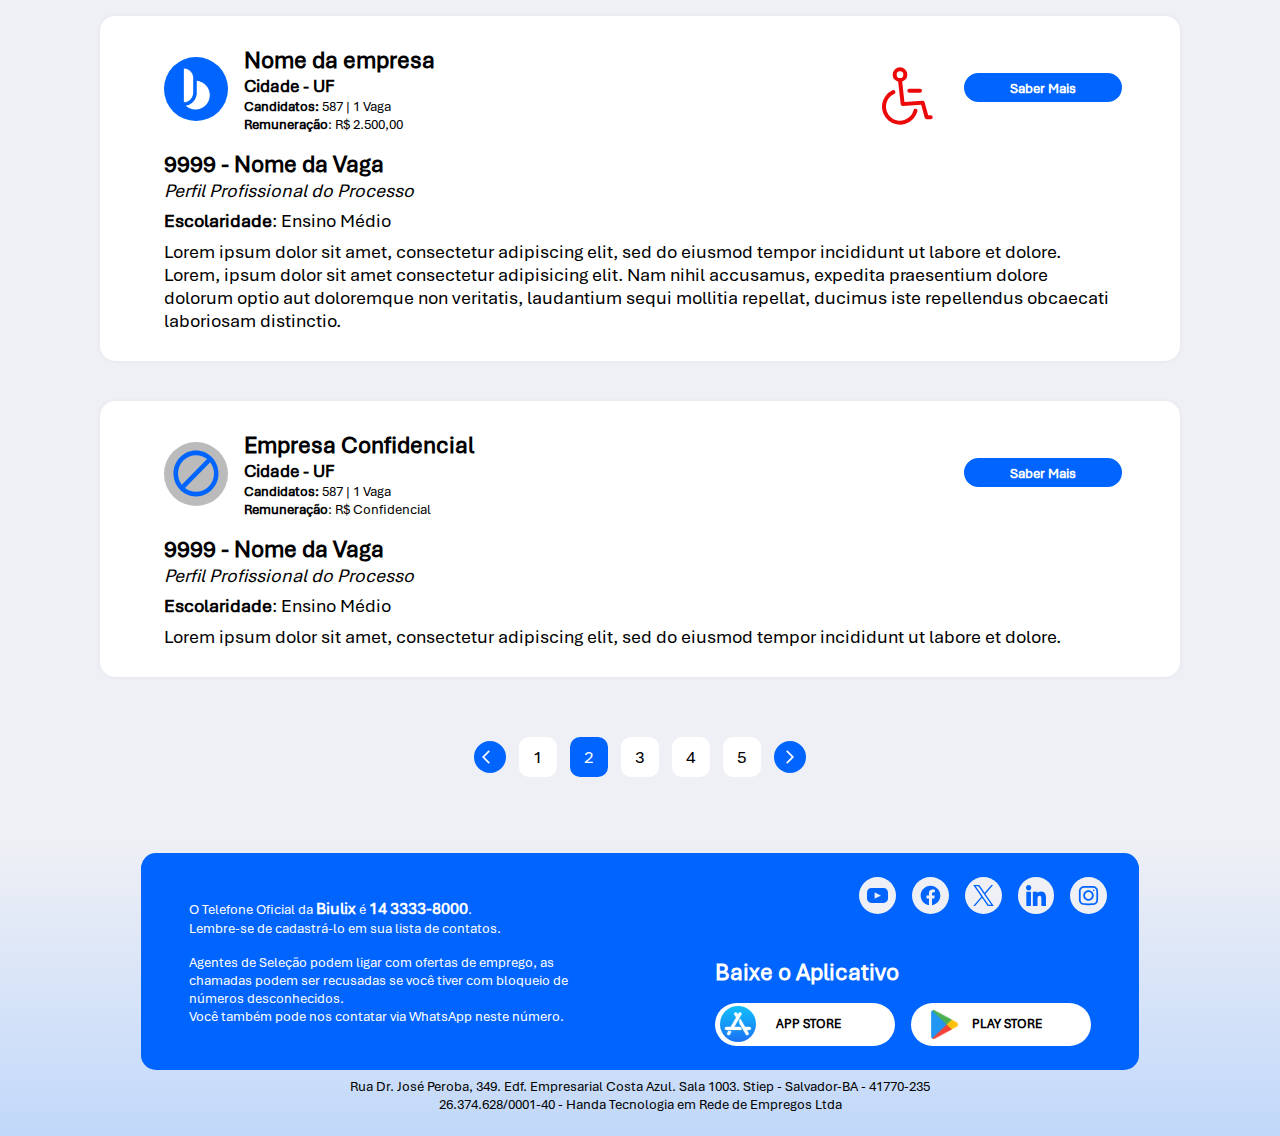
<file: vagas.html>
<!DOCTYPE html>
<html lang="pt-br">
    <head>
        <meta charset="UTF-8">
        <meta http-equiv="X-UA-Compatible" content="IE=edge">
        <meta name="viewport" content="width=device-width, initial-scale=1.0">
        <link rel="stylesheet" href="../styles/candidate/vacancies.css">
        <title>Biulix - Vagas</title>
        <meta name="language" content="pt-BR">
        <meta property="og:type" content="website">
        <meta property="og:title" content="Biulix">
        <meta property="og:description" content="Conectando talentos e oportunidades!">
        <meta property="og:image" content="https://biulix.vercel.app/public/img/thumbnail-candidate.png">
        <meta property="og:url" content="https://biulix.vercel.app">
        <meta property="og:site_name" content="Biulix"/>
        <meta property="fb:admins" content="biulix"/>
        <meta name="twitter:card" content="summary_large_image">
        <meta name="twitter:url" content="https://biulix.vercel.app">
        <meta name="twitter:title" content="Biulix">
        <meta name="twitter:description" content="Conectando talentos e oportunidades!">
        <meta name="twitter:image" content="https://biulix.vercel.app/public/img/thumbnail-candidate.png">
        <meta name="author" content="Avel Digital">
        <meta name="creator" content="Avel Digital">
        <meta name="publisher" content="Avel Digital">
        <meta name="description" content="Conectando talentos e oportunidades!">
        <meta name="copyright" content="© 2024 Biulix"/>
        <meta name="keywords" content="">
        <meta name="rating" content="general"/>
        <meta name="robots" content="index, follow">
        <meta name="theme-color" content="#2C67DB">
        <meta name="msapplication-TileColor" content="#2C67DB">
        <link rel="canonical" href="https://biulix.vercel.app" data-baseprotocol="https:" data-basehost="biulix.vercel.app">
        <!-- Favicons -->
        <link rel="shortcut icon" href="https://biulix.vercel.app/public/img/favicon.ico" type="image/x-icon">
        <!-- Google Tag Manager -->
       
        <!-- End Google Tag Manager -->
    </head>
    <body>
        <!-- Google Tag Manager (noscript) -->
        
        <!-- End Google Tag Manager (noscript) -->
        <header>
            <a href="/" class="header-container-logo">
                <img class="header-logo" src="public/img/Logo Biulix.png" alt="Logo Biulix">
            </a>
            <div class="header-type">Candidato</div>
            <div class="header-options">
                <a class="header-option" href="/sobre?type=candidate">Sobre nós</a>
                <a class="header-option" href="/candidato#how">Como Funciona</a>
                <a class="header-option" href="/candidato#plans">Planos</a>
            </div>
            <div class="header-buttons header-buttons-with-options">
                <a href="#" class="button-outlined">Abrir Conta</a>
                <a href="/login" class="button">Fazer Login</a>
            </div>
        </header>
        <main>
            <section class="initial">
                <img class="initial-image desktop" src="public/img/candidate/vacancies/initial-desktop.png" alt="Imagem de fundo">
                <img class="initial-image mobile" src="public/img/candidate/vacancies/initial-mobile.png" alt="Imagem de fundo">
                <h1 class="initial-title">Buscar Vagas</h1>
                <form action="" id="filters" class="filters">
                    <div class="filters-inputs">
                        <input name="employer" id="employer" class="filters-input" placeholder="Empregador">
                        <input name="vacancy" id="vacancy" class="filters-input" placeholder="Nr Processo (vaga)">
                        <input name="word" id="word" class="filters-input" placeholder="Cargo ou palavra-chave">
                        <select name="state" id="state" class="filters-input filters-select">
                            <option value="">Estado</option>
                        </select>
                        <select name="cities" id="cities" class="filters-input filters-select">
                            <option value="">Cidades</option>
                        </select>
                    </div>
                    <div class="filters-options">
                        <div class="filters-container-checkbox">
                            <input name="pcd" id="pcd" class="filters-checkbox" type="checkbox">
                            <label for="pcd" class="filters-label">Vagas só para PCD<br/>Pessoas com Deficiência</label>
                        </div>
                        <button type="submit" class="button filters-button">Filtrar</button>
                        <button type="reset" class="button filters-button">Limpar Filtros</button>
                    </div>
                </form>
            </section>
            <section class="vacancies" id="vacancies">
                <div class="vacancies-list">
                    <div class="vacancy">
                        <div class="vacancy-header">
                            <img class="vacancy-image" src="public/img/icon-biulix.png" alt="Logo Biulix">
                            <div class="vacancy-company">
                                <span class="vacancy-company-name">Nome da empresa</span>
                                <span class="vacancy-location">Cidade - UF</span>
                                <span class="vacancy-total-candidates"><span class="vacancy-total-candidates-highlighted">Candidatos: </span>587 | 1 Vaga</span>
                                <span class="vacancy-payment"><span class="vacancy-payment-highlighted">Remuneração</span>: R$ 2.500,00</span>
                            </div>
                        </div>
                        <div class="vacancy-content">
                            <span class="vacancy-title">9999 - Nome da Vaga</span>
                            <span class="vacancy-profile">Perfil Profissional do Processo</span>
                            <span class="vacancy-education"><span class="vacancy-education-highlighted">Escolaridade</span>: Ensino Médio</span>
                            <span class="vacancy-description">Lorem ipsum dolor sit amet, consectetur adipiscing elit, sed do eiusmod tempor incididunt ut labore et dolore. Lorem, ipsum dolor sit amet consectetur adipisicing elit. Nam nihil accusamus, expedita praesentium dolore dolorum optio aut doloremque non veritatis, laudantium sequi mollitia repellat, ducimus iste repellendus obcaecati laboriosam distinctio.</span>
                        </div>
                        <button class="button vacancy-button" onclick="showModal()">Saber Mais</button>
                        <img class="vacancy-pcd-icon" src="public/img/icons/pcd.svg" alt="ícone PCD">
                    </div>
                    <div class="vacancy">
                        <div class="vacancy-header">
                            <img class="vacancy-icon" src="public/img/icons/block.svg" alt="ícone Block">
                            <div class="vacancy-company">
                                <span class="vacancy-company-name">Empresa Confidencial</span>
                                <span class="vacancy-location">Cidade - UF</span>
                                <span class="vacancy-total-candidates"><span class="vacancy-total-candidates-highlighted">Candidatos: </span>587 | 1 Vaga</span>
                                <span class="vacancy-payment"><span class="vacancy-payment-highlighted">Remuneração</span>: R$ Confidencial</span>
                            </div>
                        </div>
                        <div class="vacancy-content">
                            <span class="vacancy-title">9999 - Nome da Vaga</span>
                            <span class="vacancy-profile">Perfil Profissional do Processo</span>
                            <span class="vacancy-education"><span class="vacancy-education-highlighted">Escolaridade</span>: Ensino Médio</span>
                            <span class="vacancy-description">Lorem ipsum dolor sit amet, consectetur adipiscing elit, sed do eiusmod tempor incididunt ut labore et dolore.</span>
                        </div>
                        <button class="button vacancy-button" onclick="showModal()">Saber Mais</button>
                    </div>
                    <div class="vacancy">
                        <div class="vacancy-header vacancy-header-login">
                            <img class="vacancy-icon" src="public/img/icons/lock.svg" alt="ícone Lock">
                            <div class="vacancy-company">
                                <span class="vacancy-text-login">Faça login para visualizar</span>
                            </div>
                        </div>
                        <div class="vacancy-content">
                            <span class="vacancy-title">9999 - Nome da Vaga</span>
                            <span class="vacancy-profile">Perfil Profissional do Processo</span>
                            <span class="vacancy-education"><span class="vacancy-education-highlighted">Escolaridade</span>: Ensino Médio</span>
                            <span class="vacancy-description">Lorem ipsum dolor sit amet, consectetur adipiscing elit, sed do eiusmod tempor incididunt ut labore et dolore.</span>
                        </div>
                        <button class="button vacancy-button" onclick="showModal()">Saber Mais</button>
                        <img class="vacancy-pcd-icon" src="public/img/icons/pcd.svg" alt="ícone PCD">
                    </div>
                    <div class="vacancy">
                        <div class="vacancy-header vacancy-header-login">
                            <img class="vacancy-icon" src="public/img/icons/lock-blue.svg" alt="ícone Lock">
                            <div class="vacancy-company">
                                <span class="vacancy-text-premium">Necessário Conta Premium para visualizar</span>
                            </div>
                        </div>
                        <div class="vacancy-content">
                            <span class="vacancy-title">9999 - Nome da Vaga</span>
                            <span class="vacancy-profile">Perfil Profissional do Processo</span>
                            <span class="vacancy-education"><span class="vacancy-education-highlighted">Escolaridade</span>: Ensino Médio</span>
                            <span class="vacancy-description">Lorem ipsum dolor sit amet, consectetur adipiscing elit, sed do eiusmod tempor incididunt ut labore et dolore.</span>
                        </div>
                        <button class="button vacancy-button" onclick="showModal()">Saber Mais</button>
                    </div>
                    <div class="vacancy">
                        <div class="vacancy-header">
                            <img class="vacancy-image" src="public/img/icon-biulix.png" alt="Logo Biulix">
                            <div class="vacancy-company">
                                <span class="vacancy-company-name">Nome da empresa</span>
                                <span class="vacancy-location">Cidade - UF</span>
                                <span class="vacancy-total-candidates"><span class="vacancy-total-candidates-highlighted">Candidatos: </span>587 | 1 Vaga</span>
                                <span class="vacancy-payment"><span class="vacancy-payment-highlighted">Remuneração</span>: R$ 2.500,00</span>
                            </div>
                        </div>
                        <div class="vacancy-content">
                            <span class="vacancy-title">9999 - Nome da Vaga</span>
                            <span class="vacancy-profile">Perfil Profissional do Processo</span>
                            <span class="vacancy-education"><span class="vacancy-education-highlighted">Escolaridade</span>: Ensino Médio</span>
                            <span class="vacancy-description">Lorem ipsum dolor sit amet, consectetur adipiscing elit, sed do eiusmod tempor incididunt ut labore et dolore. Lorem, ipsum dolor sit amet consectetur adipisicing elit. Nam nihil accusamus, expedita praesentium dolore dolorum optio aut doloremque non veritatis, laudantium sequi mollitia repellat, ducimus iste repellendus obcaecati laboriosam distinctio.</span>
                        </div>
                        <button class="button vacancy-button" onclick="showModal()">Saber Mais</button>
                        <img class="vacancy-pcd-icon" src="public/img/icons/pcd.svg" alt="ícone PCD">
                    </div>
                    <div class="vacancy">
                        <div class="vacancy-header">
                            <img class="vacancy-icon" src="public/img/icons/block.svg" alt="ícone Block">
                            <div class="vacancy-company">
                                <span class="vacancy-company-name">Empresa Confidencial</span>
                                <span class="vacancy-location">Cidade - UF</span>
                                <span class="vacancy-total-candidates"><span class="vacancy-total-candidates-highlighted">Candidatos: </span>587 | 1 Vaga</span>
                                <span class="vacancy-payment"><span class="vacancy-payment-highlighted">Remuneração</span>: R$ Confidencial</span>
                            </div>
                        </div>
                        <div class="vacancy-content">
                            <span class="vacancy-title">9999 - Nome da Vaga</span>
                            <span class="vacancy-profile">Perfil Profissional do Processo</span>
                            <span class="vacancy-education"><span class="vacancy-education-highlighted">Escolaridade</span>: Ensino Médio</span>
                            <span class="vacancy-description">Lorem ipsum dolor sit amet, consectetur adipiscing elit, sed do eiusmod tempor incididunt ut labore et dolore.</span>
                        </div>
                        <button class="button vacancy-button" onclick="showModal()">Saber Mais</button>
                    </div>
                    <div class="vacancy">
                        <div class="vacancy-header vacancy-header-login">
                            <img class="vacancy-icon" src="public/img/icons/lock-blue.svg" alt="ícone Lock">
                            <div class="vacancy-company">
                                <span class="vacancy-text-premium">Necessário Conta Premium para visualizar</span>
                            </div>
                        </div>
                        <div class="vacancy-content">
                            <span class="vacancy-title">9999 - Nome da Vaga</span>
                            <span class="vacancy-profile">Perfil Profissional do Processo</span>
                            <span class="vacancy-education"><span class="vacancy-education-highlighted">Escolaridade</span>: Ensino Médio</span>
                            <span class="vacancy-description">Lorem ipsum dolor sit amet, consectetur adipiscing elit, sed do eiusmod tempor incididunt ut labore et dolore.</span>
                        </div>
                        <button class="button vacancy-button" onclick="showModal()">Saber Mais</button>
                    </div>
                    <div class="vacancy">
                        <div class="vacancy-header vacancy-header-login">
                            <img class="vacancy-icon" src="public/img/icons/lock.svg" alt="ícone Lock">
                            <div class="vacancy-company">
                                <span class="vacancy-text-login">Faça login para visualizar</span>
                            </div>
                        </div>
                        <div class="vacancy-content">
                            <span class="vacancy-title">9999 - Nome da Vaga</span>
                            <span class="vacancy-profile">Perfil Profissional do Processo</span>
                            <span class="vacancy-education"><span class="vacancy-education-highlighted">Escolaridade</span>: Ensino Médio</span>
                            <span class="vacancy-description">Lorem ipsum dolor sit amet, consectetur adipiscing elit, sed do eiusmod tempor incididunt ut labore et dolore.</span>
                        </div>
                        <button class="button vacancy-button" onclick="showModal()">Saber Mais</button>
                        <img class="vacancy-pcd-icon" src="public/img/icons/pcd.svg" alt="ícone PCD">
                    </div>
                    <div class="vacancy">
                        <div class="vacancy-header">
                            <img class="vacancy-image" src="public/img/icon-biulix.png" alt="Logo Biulix">
                            <div class="vacancy-company">
                                <span class="vacancy-company-name">Nome da empresa</span>
                                <span class="vacancy-location">Cidade - UF</span>
                                <span class="vacancy-total-candidates"><span class="vacancy-total-candidates-highlighted">Candidatos: </span>587 | 1 Vaga</span>
                                <span class="vacancy-payment"><span class="vacancy-payment-highlighted">Remuneração</span>: R$ 2.500,00</span>
                            </div>
                        </div>
                        <div class="vacancy-content">
                            <span class="vacancy-title">9999 - Nome da Vaga</span>
                            <span class="vacancy-profile">Perfil Profissional do Processo</span>
                            <span class="vacancy-education"><span class="vacancy-education-highlighted">Escolaridade</span>: Ensino Médio</span>
                            <span class="vacancy-description">Lorem ipsum dolor sit amet, consectetur adipiscing elit, sed do eiusmod tempor incididunt ut labore et dolore. Lorem, ipsum dolor sit amet consectetur adipisicing elit. Nam nihil accusamus, expedita praesentium dolore dolorum optio aut doloremque non veritatis, laudantium sequi mollitia repellat, ducimus iste repellendus obcaecati laboriosam distinctio.</span>
                        </div>
                        <button class="button vacancy-button" onclick="showModal()">Saber Mais</button>
                        <img class="vacancy-pcd-icon" src="public/img/icons/pcd.svg" alt="ícone PCD">
                    </div>
                    <div class="vacancy">
                        <div class="vacancy-header">
                            <img class="vacancy-icon" src="public/img/icons/block.svg" alt="ícone Block">
                            <div class="vacancy-company">
                                <span class="vacancy-company-name">Empresa Confidencial</span>
                                <span class="vacancy-location">Cidade - UF</span>
                                <span class="vacancy-total-candidates"><span class="vacancy-total-candidates-highlighted">Candidatos: </span>587 | 1 Vaga</span>
                                <span class="vacancy-payment"><span class="vacancy-payment-highlighted">Remuneração</span>: R$ Confidencial</span>
                            </div>
                        </div>
                        <div class="vacancy-content">
                            <span class="vacancy-title">9999 - Nome da Vaga</span>
                            <span class="vacancy-profile">Perfil Profissional do Processo</span>
                            <span class="vacancy-education"><span class="vacancy-education-highlighted">Escolaridade</span>: Ensino Médio</span>
                            <span class="vacancy-description">Lorem ipsum dolor sit amet, consectetur adipiscing elit, sed do eiusmod tempor incididunt ut labore et dolore.</span>
                        </div>
                        <button class="button vacancy-button" onclick="showModal()">Saber Mais</button>
                    </div>
                </div>
                <nav class="pagination">
                    <li>
                        <a href="#" class="pagination-option">
                            <img class="pagination-icon" src="public/img/icons/arrow-back.svg" alt="Ícone Arrow Back">
                        </a>
                    </li>
                    <li>
                        <a href="#" class="pagination-page">1</a>
                    </li>
                    <li>
                        <a href="#" class="pagination-page selected">2</a>
                    </li>
                    <li>
                        <a href="#" class="pagination-page">3</a>
                    </li>
                    <li>
                        <a href="#" class="pagination-page">4</a>
                    </li>
                    <li>
                        <a href="#" class="pagination-page">5</a>
                    </li>
                    <li>
                        <a href="#" class="pagination-option">
                            <img class="pagination-icon" src="public/img/icons/arrow-forword.svg" alt="Ícone Arrow Forword">
                        </a>
                    </li>
                </nav>
            </section>
        </main>
        <footer>
            <div class="footer-content">
                <div class="social">
                    <a href="#" class="social-icon-container">
                        <img class="social-icon" src="public/img/icons/youtube.svg" alt="ícone YouTube">
                    </a>
                    <a href="#" class="social-icon-container">
                        <img class="social-icon" src="public/img/icons/facebook.svg" alt="ícone Facebook">
                    </a>
                    <a href="#" class="social-icon-container">
                        <img class="social-icon" src="public/img/icons/twitter.svg" alt="ícone Twitter">
                    </a>
                    <a href="#" class="social-icon-container">
                        <img class="social-icon" src="public/img/icons/linkedin.svg" alt="ícone Linkedin">
                    </a>
                    <a href="#" class="social-icon-container">
                        <img class="social-icon" src="public/img/icons/instagram.svg" alt="ícone Instagram">
                    </a>
                </div>
                <div class="footer-texts">
                    <span class="footer-text">
                        O Telefone Oficial da <span class="footer-text-highlighted">Biulix</span> é <span class="footer-text-highlighted">14 3333-8000</span>.
                        <br/>
                        Lembre-se de cadastrá-lo em sua lista de contatos.
                    </span>
                    <span class="footer-text">
                        Agentes de Seleção podem ligar com ofertas de emprego, as chamadas podem ser recusadas se você tiver com bloqueio de números desconhecidos.
                        <br/>
                        Você também pode nos contatar via WhatsApp neste número.
                    </span>
                </div>
                <div class="download">
                    <span class="download-title">Baixe o Aplicativo</span>
                    <div class="download-buttons">
                        <a href="#" class="download-button">
                            <img src="public/img/App-Store-Logo.png" class="download-image" alt="Logo App Store">
                            <span class="download-text">APP STORE</span>
                        </a>
                        <a href="#" class="download-button">
                            <img src="public/img/Play-Store-Logo.png" class="download-image borderless-download-image" alt="Logo Play Store">
                            <span class="download-text">PLAY STORE</span>
                        </a>
                    </div>
                </div>
            </div>
            <span class="footer-address">
                <span class="footer-address-text">Rua Dr. José Peroba, 349. Edf. Empresarial Costa Azul. Sala 1003. Stiep - Salvador-BA - 41770-235</span>
                <span class="footer-address-text">26.374.628/0001-40 - Handa Tecnologia em Rede de Empregos Ltda</span>
            </span>
        </footer>
        <script>
            window.addEventListener('click', ev => {
                const classList = ev.target.classList

                if (classList.contains('modal-vacancy') && !classList.contains('hidden')) {
                    hiddenModal()
                }
            })

            function hiddenModal() {
                const modal = document.querySelector('.modal-vacancy')

                modal.classList.add('hidden')

                document.body.style.overflowY = 'auto'
            }

            function showModal() {
                const modal = document.querySelector('.modal-vacancy')

                modal.classList.remove('hidden')

                document.body.style.overflowY = 'hidden'
            }
        </script>
        <div class="modal-vacancy hidden">
            <div class="modal-vacancy-content">
                <div class="vacancy-header">
                    <img class="vacancy-icon" src="public/img/icons/block.svg" alt="ícone Block">
                    <div class="vacancy-company">
                        <span class="vacancy-company-name">Empresa Confidencial</span>
                        <span class="vacancy-location">Cidade - UF</span>
                        <span class="vacancy-total-candidates"><span class="vacancy-total-candidates-highlighted">Candidatos: </span>587 | 1 Vaga</span>
                        <span class="vacancy-payment"><span class="vacancy-payment-highlighted">Remuneração</span>: R$ Confidencial</span>
                    </div>
                </div>
                <div class="vacancy-content">
                    <span class="vacancy-title">9999 - Nome da Vaga</span>
                    <span class="modal-vacancy-profile">Perfil Profissional do Processo</span>
                    <span class="moda-vacancy-education"><span class="vacancy-education-highlighted">Escolaridade</span>: Ensino Médio</span>
                    <div class="modal-vacancy-field">
                        <span class="modal-vacancy-field-title">Regime de Contratação</span>
                        <span class="modal-vacancy-field-text">Efetivo Tempo Indeterminado</span>
                    </div>
                    <div class="modal-vacancy-field">
                        <span class="modal-vacancy-field-title">Horário de Trabalho</span>
                        <span class="modal-vacancy-field-text">Segunda a quinta das 8h às 18h e sexta das 8h às 17h sendo, com 1h para almoço.</span>
                    </div>
                    <div class="modal-vacancy-field">
                        <span class="modal-vacancy-field-title">Benefícios</span>
                        <span class="modal-vacancy-field-text">Transporte e alimentação.</span>
                    </div>
                    <div class="modal-vacancy-field">
                        <span class="modal-vacancy-field-title">Requisitos</span>
                        <span class="modal-vacancy-field-text">Ensino Superior em Administração, Psicologia, Recursos Humanos ou áreas correlatas. Experiência prévia em atividades de administração de pessoal. Conhecimento em legislação trabalhista, previdenciária e normas relacionadas à área de pessoal. Domínio de sistemas de folha de pagamento e conhecimento avançado em Excel. Boa capacidade de comunicação, negociação e relacionamento interpessoal. Orientação para resultados. Proatividade, organização e capacidade de análise crítica. Comprometimento com a confidencialidade das informações dos colaboradores e ética profissional.</span>
                    </div>
                    <div class="modal-vacancy-field">
                        <span class="modal-vacancy-field-title">Atribuições</span>
                        <span class="modal-vacancy-field-text">Realizar a gestão e administração de todos os processos relacionados à área de pessoal da empresa. Supervisionar as atividades de recrutamento e seleção e a integração dos novos colaboradores. Elaborar e conduzir programas de treinamento e desenvolvimento, identificando as necessidades de capacitação dos colaboradores e promovendo ações para o seu desenvolvimento profissional. Atuar no planejamento e execução de avaliações de desempenho, feedbacks e planos de desenvolvimento individual. Validar os processos de folha de pagamento, garantindo o correto processamento de salários, benefícios, descontos e demais verbas trabalhistas. Realizar o controle e atualização de dados cadastrais dos colaboradores nos sistemas internos da empresa e em órgãos governamentais. Assegurar o cumprimento das obrigações legais trabalhistas e previdenciárias, mantendo-se atualizado quanto às alterações na legislação. Prestar suporte e orientação aos gestores e colaboradores em questões relacionadas a direitos trabalhistas, benefícios, políticas internas e demais assuntos relacionados à área de pessoal.</span>
                    </div>
                </div>
                <div class="modal-vacancy-footer">
                    <a href="#" class="button modal-vacancy-button">Quero me candidatar</a>
                    <button class="modal-vacancy-back" onclick="hiddenModal()">Voltar</button>
                </div>
                <img class="modal-vacancy-pcd-icon" src="public/img/icons/pcd.svg" alt="ícone PCD">
                <a href="#" class="button-outlined-secondary icon-button modal-vacancy-report">
                    <span class="button-text">Denunciar</span>
                    <img class="button-icon-alert" src="public/img/icons/alert.png" alt="ícone Alert">
                </a>
            </div>
        </div>
    </body>
</html>
</file>
<file: styles/home.css>
@import url(global/index.css);

body {
    background: var(--colors-background);
}

.initial {
    height: 45em;
    display: flex;
    position: relative;
    flex-direction: row;
}

.initial-image {
    width: 100%;
    z-index: -1;
    height: 100%;
    object-fit: cover;
    position: absolute;
    object-position: center;
}

.initial-image.mobile {
    display: none;
    visibility: hidden;
}

.initial-container {
    width: 80%;
    margin: auto;
    display: flex;
    padding: 0 1em;
    max-width: 100em;
    margin-top: 12em;
    flex-direction: row;
    justify-content: space-between;
}

.initial-content {
    width: 40vw;
    display: flex;
}

.initial-title {
    line-height: 1em;
    font-size: var(--fonts-size-main-title);
}

.initial-description {
    margin-top: 1em;
    line-height: 1.5em;
    font-size: var(--fonts-size-subtitle);
}

.initial-button {
    margin-top: 3.5em;
}

.initial-button-text {
    margin: auto;
}

.options {
    gap: 3em;
    display: flex;
    align-items: flex-end;
    justify-content: center;
}

.option {
    width: 160%;
    display: flex;
    max-width: 24em;
    padding: 3em 1em;
    position: relative;
    border-radius: 10px;
    align-items: center;
    text-decoration: none;
    transition-duration: 0.2s;
    transition-timing-function: linear;
    background-color: var(--colors-background-secondary);
}

.option:hover {
    transform: scale(1.05);
}

.option-title {
    font-weight: bold;
    text-align: center;
    font-size: var(--fonts-size-title);
    color: var(--colors-color-secondary);
}

.option-subtitle {
    text-align: center;
    font-size: var(--fonts-size-subtitle);
    color: var(--colors-color-secondary);
}

.option-icon {
    bottom: -15%;
    width: 3.5em;
    height: 3.5em;
    padding: 0.5em;
    position: absolute;
    border-radius: 50%;
    border: 4px solid var(--colors-color);
    background-color: var(--colors-primary);
}

.vacancies {
    display: flex;
    padding-top: 4em;
    margin-bottom: 2em;
    align-items: center;
    background-color: var(--colors-background);
}

.vacancies-subtitle {
    display: flex;
    font-weight: 900;
    color: var(--colors-primary);
    font-size: var(--fonts-size-subtitle);
}

.vacancies-title {
    display: flex;
    color: var(--colors-color-secondary);
    font-size: var(--fonts-size-main-title);
}

.vacancies-list {
    gap: 2.5em;
    display: flex;
    flex-wrap: wrap;
    margin-top: 4em;
    flex-direction: row;
    justify-content: center;
}

.vacancy {
    width: 90%;
    display: flex;
    padding: 1.8em;
    max-width: 23.5em;
    align-self: center;
    position: relative;
    border-radius: 12px;
    box-shadow: 0px 0px 5px 0px rgba(0, 0, 0, 0.05);
    background-color: var(--colors-background-secondary);
}

.vacancy-header {
    gap: 1em;
    display: flex;
    align-items: center;
    flex-direction: row;
}

.vacancy-header-login {
    padding: 0.5em;
    max-width: 20em;
    border-radius: 10px;
    background-color: var(--colors-background);
}

.vacancy-image {
    width: 3.7em;
    height: auto;
    border-radius: 50%;
}

.vacancy-icon {
    width: 3.7em;
    height: auto;
    padding: 0.3em;
    border-radius: 50%;
    background-color: var(--colors-background-tertiary);
}

.vacancy-company {
    display: flex;
}

.vacancy-company-name {
    font-weight: 900;
    font-size: var(--fonts-size-subtitle);
    color: var(--colors-color-secondary);
}

.vacancy-location {
    font-weight: 900;
    color: var(--colors-color-secondary);
    font-size: calc(var(--fonts-size-subtitle) - 0.4em);
}

.vacancy-total-candidates {
    color: var(--colors-color-secondary);
    font-size: var(--fonts-size-description);
}

.vacancy-total-candidates-highlighted {
    font-weight: 900;
    color: var(--colors-color-secondary);
}

.vacancy-payment {
    color: var(--colors-color-secondary);
    font-size: var(--fonts-size-description);
}

.vacancy-payment-highlighted {
    font-weight: 900;
    color: var(--colors-color-secondary);
}

.vacancy-text-login {
    line-height: 1em;
    font-weight: 900;
    font-size: var(--fonts-size-subtitle);
    color: var(--colors-background-tertiary);
}

.vacancy-content {
    display: flex;
    margin-top: 1em;
}

.vacancy-title {
    font-weight: 900;
    font-size: var(--fonts-size-subtitle);
    color: var(--colors-color-secondary);
}

.vacancy-profile {
    font-style: italic;
    color: var(--colors-color-secondary);
    font-size: var(--fonts-size-description);
}

.vacancy-education {
    margin: 0.4em 0;
    color: var(--colors-color-secondary);
    font-size: var(--fonts-size-description);
}

.vacancy-education-highlighted {
    font-weight: 900;
    color: var(--colors-color-secondary);
}

.vacancy-description {
    color: var(--colors-color-secondary);
    font-size: var(--fonts-size-description);
}

.vacancy-button {
    width: 11em;
    cursor: pointer;
    margin-top: 1em;
    align-self: center;
}

.vacancy-pcd-icon {
    left: 1.5em;
    width: 3.2em;
    height: auto;
    bottom: 1.5em;
    position: absolute;
}

.vacancies-button {
    margin-top: 2.5em;
}

.vacancies-button-text{
    margin: auto;
}

@media screen and (max-width: 900px) {
    .initial {
        height: 25em;
    }
    
    .initial-image.desktop {
        display: none;
        visibility: hidden;
    }

    .initial-image.mobile {
        display: flex;
        visibility: visible;
    }

    .initial-container {
        width: 90%;
        padding: 0;
        margin-top: 6em;
    }

    .initial-content {
        width: 50%;
    }

    .initial-description {
        line-height: 1.2em;
        font-size: var(--fonts-size-description);
    }

    .initial-button {
        margin-top: 2em;
    }

    .options {
        padding: 0;
    }

    .option {
        width: 120%;
        padding: 1.8em 1em;
    }

    .option-title, .option-subtitle {
        font-size: var(--fonts-size-description);
    }

    .option-icon {
        width: 2.5em;
        height: 2.5em;
    }

    .vacancies {
        padding-top: 2em;
    }

    .vacancies-subtitle {
        font-size: var(--fonts-size-description);
    }

    .vacancies-list {
        margin-top: 2em;
    }

    .vacancy {
        padding: 0.8em;
    }
    
    .vacancy-header {
        width: 80%;
    }
    
    .vacancy-company-name, .vacancy-location {
        font-size: calc(var(--fonts-size-description) + 0.2em);
    }
    
    .vacancy-image, .vacancy-icon {
        width: 2.8em;
    }

    .vacancy-text-login {
        width: 90%;
        font-size: var(--fonts-size-description);
    }

    .vacancy-title {
        font-size: calc(var(--fonts-size-description) + 0.3em);
    }

    .vacancy-button {
        width: 9em;
        margin-top: 1em;
        margin-bottom: 0.5em;
    }

    .vacancy-pcd-icon {
        left: auto;
        top: 1.8em;
        width: 2em;
        right: 1em;
        height: auto;
        bottom: 1.5em;
    }
}
</file>
<file: styles/about.css>
@import url(global/index.css);

body {
    background-size: cover;
    background-position: center;
    background-repeat: no-repeat;
    background-image: url('../public/img/background-mobile.jpg');
}

.texts {
    width: 80%;
    padding: 4em;
    display: flex;
    margin-top: 25vh;
    align-self: center;
    border-radius: 25px;
    background-color: #FFFFFF;
}

.texts-title {
    align-self: center;
    margin-bottom: 1em;
    color: var(--colors-primary);
    font-size: var(--fonts-size-title);
}

.texts-paragraph {
    color: #000000;
    font-size: var(--fonts-size-small);
}

.list-item {
    color: #000000;
    margin-left: 1em;
    font-size: var(--fonts-size-small);
}

@media screen and (max-width: 900px) {
    .header-options {
        display: none;
    }
    
    .texts {
        width: 90%;
        padding: 1em;
        margin-top: 15vh;
        border-radius: 15px;
    }

    .texts-title {
        font-size: var(--fonts-size-description);
    }

    .texts-paragraph {
        font-size: var(--fonts-size-description);
    }
    
    .list-item {
        font-size: var(--fonts-size-description);
    }
}
</file>
<file: styles/candidate/index.css>
@import url(../global/index.css);

.initial {
    height: 50em;
    display: flex;
    position: relative;
    flex-direction: row;
}

.initial-image {
    width: 100%;
    z-index: -1;
    height: 100%;
    object-fit: cover;
    position: absolute;
    object-position: center;
}

.initial-image.mobile {
    display: none;
    visibility: hidden;
}

.initial-container {
    width: 80%;
    margin: auto;
    display: flex;
    padding: 0 1em;
    max-width: 100em;
    margin-top: 12em;
    flex-direction: column;
    justify-content: space-between;
}

.initial-content {
    width: 45vw;
    display: flex;
}

.initial-title {
    line-height: 1em;
    color: var(--colors-color);
    font-size: var(--fonts-size-main-title);
}

.initial-description {
    margin-top: 1em;
    line-height: 1.5em;
    color: var(--colors-color);
    font-size: var(--fonts-size-subtitle);
}

.initial-button {
    border: none;
    margin-top: 3.5em;
}

.initial-button-text {
    margin: auto;
    color: var(--colors-color-secondary);
}

.initial-features {
    gap: 2em;
    width: 80%;
    display: flex;
    margin-top: 2em;
    padding-top: 1em;
    flex-direction: row;
    border-top: 1px solid var(--colors-color);
}

.initial-feature {
    gap: 1em;
    display: flex;
    flex-direction: row;
}

.initial-feature-icon {
    width: 2em;
    align-self: flex-start;
}

.initial-feature-text {
    font-weight: bold;
    color: var(--colors-color-color);
    font-size: var(--fonts-size-small);
}

.about {
    height: 45em;
    display: flex;
    position: relative;
}

.about-image-desktop {
    width: 100%;
    z-index: -1;
    height: 100%;
    object-fit: cover;
    position: absolute;
    object-position: center;
}

.about-image-mobile {
    display: none;
    visibility: hidden;
}

.about-content {
    display: flex;
    max-width: 40em;
    margin-left: 10%;
    margin-top: 5.5em;
}

.about-subtitle {
    font-weight: bold;
    color: var(--colors-primary);
    font-size: var(--fonts-size-subtitle);
}

.about-title {
    margin-top: 0.2em;
    font-weight: bold;
    font-size: var(--fonts-size-title);
    color: var(--colors-color-secondary);
}

.about-text {
    font-size: var(--fonts-size-small);
    color: var(--colors-color-secondary);
}

.how {
    display: flex;
    position: relative;
}

.how-image {
    width: 100%;
    z-index: -1;
    height: 100%;
    object-fit: cover;
    position: absolute;
    object-position: center;
}

.how-image.mobile {
    display: none;
    visibility: hidden;
}

.how-title {
    margin-top: 1em;
    align-self: center;
    text-align: center;
    color: var(--colors-color);
    font-size: var(--fonts-size-main-title);
}

.how-features {
    gap: 3em;
    width: 80%;
    display: flex;
    margin-top: 5em;
    flex-wrap: wrap;
    align-self: center;
    margin-bottom: 7em;
    flex-direction: row;
    justify-content: center;
}

.how-feature {
    gap: 0.5em;
    width: 20em;
    display: flex;
    align-items: center;
}

.how-feature-icon-container {
    width: 4.5em;
    padding: 1em;
    height: 4.5em;
    display: flex;
    overflow: hidden;
    border-radius: 50%;
    background-color: var(--colors-primary);
}

.how-feature-icon {
    width: 100%;
    height: 100%;
    object-fit: contain;
}

.how-feature-title {
    font-weight: bold;
    margin-top: 0.5em;
    text-align: center;
    color: var(--colors-color);
    font-size: var(--fonts-size-subtitle);
}

.how-feature-description {
    text-align: center;
    color: var(--colors-color);
    font-size: var(--fonts-size-small);
}

.vacancies {
    display: flex;
    padding-top: 4em;
    align-items: center;
    padding-bottom: 4em;
    background-color: var(--colors-background);
}

.vacancies-subtitle {
    display: flex;
    font-weight: 900;
    color: var(--colors-primary);
    font-size: var(--fonts-size-subtitle);
}

.vacancies-title {
    display: flex;
    color: var(--colors-color-secondary);
    font-size: var(--fonts-size-main-title);
}

.vacancies-list {
    gap: 2.5em;
    display: flex;
    flex-wrap: wrap;
    margin-top: 4em;
    flex-direction: row;
    justify-content: center;
}

.vacancy {
    width: 90%;
    display: flex;
    padding: 1.8em;
    max-width: 23.5em;
    align-self: center;
    position: relative;
    border-radius: 12px;
    box-shadow: 0px 0px 5px 0px rgba(0, 0, 0, 0.05);
    background-color: var(--colors-background-secondary);
}

.vacancy-header {
    gap: 1em;
    display: flex;
    align-items: center;
    flex-direction: row;
}

.vacancy-header-login {
    padding: 0.5em;
    border-radius: 10px;
    background-color: var(--colors-background);
}

.vacancy-image {
    width: 3.7em;
    height: auto;
    border-radius: 50%;
}

.vacancy-icon {
    width: 3.7em;
    height: auto;
    padding: 0.3em;
    border-radius: 50%;
    background-color: var(--colors-background-tertiary);
}

.vacancy-company {
    display: flex;
}

.vacancy-company-name {
    font-weight: 900;
    font-size: var(--fonts-size-subtitle);
    color: var(--colors-color-secondary);
}

.vacancy-location {
    font-weight: 900;
    color: var(--colors-color-secondary);
    font-size: calc(var(--fonts-size-subtitle) - 0.4em);
}

.vacancy-total-candidates {
    color: var(--colors-color-secondary);
    font-size: var(--fonts-size-description);
}

.vacancy-total-candidates-highlighted {
    font-weight: 900;
    color: var(--colors-color-secondary);
}

.vacancy-payment {
    color: var(--colors-color-secondary);
    font-size: var(--fonts-size-description);
}

.vacancy-payment-highlighted {
    font-weight: 900;
    color: var(--colors-color-secondary);
}

.vacancy-text-login {
    line-height: 1em;
    font-weight: 900;
    font-size: var(--fonts-size-subtitle);
    color: var(--colors-background-tertiary);
}

.vacancy-content {
    display: flex;
    margin-top: 1em;
}

.vacancy-title {
    font-weight: 900;
    font-size: var(--fonts-size-subtitle);
    color: var(--colors-color-secondary);
}

.vacancy-profile {
    font-style: italic;
    color: var(--colors-color-secondary);
    font-size: var(--fonts-size-description);
}

.vacancy-education {
    margin: 0.4em 0;
    color: var(--colors-color-secondary);
    font-size: var(--fonts-size-description);
}

.vacancy-education-highlighted {
    font-weight: 900;
    color: var(--colors-color-secondary);
}

.vacancy-description {
    color: var(--colors-color-secondary);
    font-size: var(--fonts-size-description);
}

.vacancy-button {
    width: 11em;
    cursor: pointer;
    margin-top: 1em;
    align-self: center;
}

.vacancy-pcd-icon {
    left: 1.5em;
    width: 3.2em;
    height: auto;
    bottom: 1.5em;
    position: absolute;
}

.vacancies-button {
    margin-top: 2.5em;
}

.vacancies-button-text{
    margin: auto;
}

footer {
    background-image: linear-gradient(var(--colors-background-secondary), var(--colors-gradient));
}

@media screen and (max-width: 900px) {
    .header-options {
        display: none;
    }
    
    .initial {
        height: 38em;
    }
    
    .initial-image.desktop {
        display: none;
        visibility: hidden;
    }

    .initial-image.mobile {
        display: flex;
        visibility: visible;
    }

    .initial-container {
        width: 90%;
        padding: 0;
        margin-top: 6em;
    }

    .initial-content {
        width: 50%;
    }

    .initial-description {
        line-height: 1.2em;
        font-size: var(--fonts-size-description);
    }

    .initial-button {
        margin-top: 2em;
    }

    .initial-features {
        gap: 0.5em;
        width: 50%;
        flex-direction: column;
    }

    .initial-feature {
        gap: 0.2em;
        align-items: center;
    }
    
    .initial-feature-icon {
        width: 1.5em;
    }
    
    .initial-feature-text {
        font-size: var(--fonts-size-description);
    }

    .about {
        height: 50em;
    }

    .about-content {
        width: 90%;
        margin: 0 auto;
        margin-top: 2em;
        align-items: center;
    }

    .about-subtitle {
        text-align: center;
        color: var(--colors-primary);
        font-size: var(--fonts-size-description);
    }

    .about-title {
        text-align: center;
        color: var(--colors-color-secondary);
        font-size: var(--fonts-size-main-title);
    }

    .about-text {
        text-align: center;
        color: var(--colors-color-secondary);
        font-size: var(--fonts-size-description);
    }

    .about-image-desktop {
        display: none;
        visibility: hidden;
    }

    .about-image-mobile {
        order: 1;
        width: 100%;
        height: 100%;
        display: block;
        margin-top: 1.5em;
        align-self: center;
        visibility: visible;
    }

    .how-image.mobile {
        display: block;
        visibility: visible;
    }

    .about-image.desktop {
        display: none;
        visibility: hidden;
    }

    .how-title {
        margin-top: 2em;
    }

    .how-features {
        width: 95%;
        margin-top: 2em;
        margin-bottom: 3em;
    }

    .how-feature {
        width: 10em;
    }

    .how-feature-icon {
        width: 2.5em;
        padding: 0.5em;
    }

    .how-feature-title {
        font-size: var(--fonts-size-description);
    }

    .how-feature-description {
        font-size: var(--fonts-size-description);
    }

    .vacancies {
        padding-top: 2em;
    }

    .vacancies-subtitle {
        font-size: var(--fonts-size-description);
    }

    .vacancies-list {
        margin-top: 2em;
    }

    .vacancy {
        padding: 0.8em;
    }
    
    .vacancy-header {
        width: 80%;
    }
    
    .vacancy-company-name, .vacancy-location {
        font-size: calc(var(--fonts-size-description) + 0.2em);
    }
    
    .vacancy-image, .vacancy-icon {
        width: 2.8em;
    }

    .vacancy-text-login {
        width: 90%;
        font-size: var(--fonts-size-description);
    }

    .vacancy-title {
        font-size: calc(var(--fonts-size-description) + 0.3em);
    }

    .vacancy-button {
        width: 9em;
        margin-top: 1em;
        margin-bottom: 0.5em;
    }

    .vacancy-pcd-icon {
        left: auto;
        top: 1.8em;
        width: 2em;
        right: 1em;
        height: auto;
        bottom: 1.5em;
    }
}
</file>
<file: styles/company.css>
@import url(global/index.css);

.initial {
    height: 54em;
    display: flex;
    position: relative;
    flex-direction: row;
}

.initial-image {
    width: 100%;
    z-index: -1;
    height: 100%;
    object-fit: cover;
    position: absolute;
    object-position: center;
}

.initial-image.mobile {
    display: none;
    visibility: hidden;
}

.initial-container {
    width: 80%;
    margin: auto;
    display: flex;
    padding: 0 1em;
    max-width: 100em;
    margin-top: 12em;
    flex-direction: column;
    justify-content: space-between;
}

.initial-content {
    width: 45vw;
    display: flex;
}

.initial-title {
    line-height: 1em;
    color: var(--colors-primary);
    font-size: var(--fonts-size-main-title);
}

.initial-description {
    margin-top: 1em;
    line-height: 1.5em;
    font-size: var(--fonts-size-subtitle);
    color: var(--colors-color-secondary);
}

.initial-button {
    margin-top: 3.5em;
}

.initial-button-text {
    margin: auto;
}

.initial-features {
    gap: 2em;
    width: 80%;
    display: flex;
    margin-top: 2em;
    padding-top: 1em;
    flex-direction: row;
    border-top: 1px solid var(--colors-primary);
}

.initial-feature {
    gap: 1em;
    display: flex;
    flex-direction: row;
}

.initial-feature-icon {
    width: 2em;
    align-self: flex-start;
}

.initial-feature-text {
    font-weight: bold;
    font-size: var(--fonts-size-small);
    color: var(--colors-color-secondary);
}

.about {
    height: 45em;
    display: flex;
    position: relative;
}

.about-image-desktop {
    width: 100%;
    z-index: -1;
    height: 100%;
    object-fit: cover;
    position: absolute;
    object-position: center;
}

.about-image-mobile {
    display: none;
    visibility: hidden;
}

.about-content {
    display: flex;
    max-width: 40em;
    margin-left: 10%;
    margin-top: 5.5em;
}

.about-subtitle {
    font-weight: bold;
    font-size: var(--fonts-size-subtitle);
}

.about-title {
    margin-top: 0.2em;
    font-weight: bold;
    font-size: var(--fonts-size-title);
}

.about-text {
    font-size: var(--fonts-size-small);
}

.how {
    display: flex;
    background-color: var(--colors-background-secondary);
}

.how-title {
    margin-top: 1em;
    align-self: center;
    text-align: center;
    color: var(--colors-primary);
    font-size: var(--fonts-size-main-title);
}

.how-features {
    gap: 3em;
    width: 80%;
    display: flex;
    margin-top: 5em;
    flex-wrap: wrap;
    align-self: center;
    margin-bottom: 7em;
    flex-direction: row;
    justify-content: center;
}

.how-feature {
    gap: 0.5em;
    width: 20em;
    display: flex;
    align-items: center;
}

.how-feature-icon-container {
    width: 4.5em;
    padding: 1em;
    height: 4.5em;
    display: flex;
    overflow: hidden;
    border-radius: 50%;
    background-color: var(--colors-primary);
}

.how-feature-icon {
    width: 100%;
    height: 100%;
    object-fit: contain;
}

.how-feature-title {
    font-weight: bold;
    margin-top: 0.5em;
    text-align: center;
    color: var(--colors-primary);
    font-size: var(--fonts-size-subtitle);
}

.how-feature-description {
    text-align: center;
    font-size: var(--fonts-size-small);
    color: var(--colors-color-secondary);
}

footer {
    background-image: linear-gradient(var(--colors-background-secondary), var(--colors-gradient));
}

@media screen and (max-width: 900px) {
    .header-options {
        display: none;
    }
    
    .initial {
        height: 38em;
    }
    
    .initial-image.desktop {
        display: none;
        visibility: hidden;
    }

    .initial-image.mobile {
        display: flex;
        visibility: visible;
    }

    .initial-container {
        width: 90%;
        padding: 0;
        margin-top: 6em;
    }

    .initial-content {
        width: 50%;
    }

    .initial-description {
        line-height: 1.2em;
        font-size: var(--fonts-size-description);
    }

    .initial-button {
        margin-top: 2em;
    }

    .initial-features {
        gap: 0.5em;
        width: 50%;
        flex-direction: column;
    }

    .initial-feature {
        gap: 0.2em;
        align-items: center;
    }
    
    .initial-feature-icon {
        width: 1.5em;
    }
    
    .initial-feature-text {
        font-size: var(--fonts-size-description);
    }

    .about {
        height: 50em;
    }

    .about-content {
        width: 90%;
        margin: 0 auto;
        margin-top: 2em;
        align-items: center;
    }

    .about-subtitle {
        text-align: center;
        color: var(--colors-primary);
        font-size: var(--fonts-size-description);
    }

    .about-title {
        text-align: center;
        color: var(--colors-color-secondary);
        font-size: var(--fonts-size-main-title);
    }

    .about-text {
        text-align: center;
        color: var(--colors-color-secondary);
        font-size: var(--fonts-size-description);
    }

    .about-image-desktop {
        display: none;
        visibility: hidden;
    }

    .about-image-mobile {
        order: 1;
        width: 100%;
        height: 100%;
        display: block;
        margin-top: 1.5em;
        align-self: center;
        visibility: visible;
    }

    .how-title {
        margin-top: 2em;
    }

    .how-features {
        width: 95%;
        margin-top: 2em;
        margin-bottom: 3em;
    }

    .how-feature {
        width: 10em;
    }

    .how-feature-icon {
        width: 2.5em;
        padding: 0.5em;
    }

    .how-feature-title {
        font-size: var(--fonts-size-description);
    }

    .how-feature-description {
        font-size: var(--fonts-size-description);
    }
}
</file>
<file: styles/login.css>
@import url(global/index.css);

body {
    background-size: cover;
    background-position: center;
    background-repeat: no-repeat;
    background-image: url('../public/img/background-mobile.jpg');
}

#form {
    width: 60%;
    display: flex;
    max-width: 45em;
    margin-top: 10em;
    padding: 2em 4em;
    align-self: center;
    border-radius: 15px;
    margin-bottom: 1.5em;
    border: 1px solid var(--colors-background-secondary);
}

.title-form {
    align-self: center;
    font-size: calc(var(--fonts-size-title));
}

.types {
    gap: 0.5em;
    display: flex;
    margin-top: 1em;
}

.types-type {
    gap: 1em;
    display: flex;
    flex-direction: row;
    font-size: var(--fonts-size-small);
}

.fields {
    gap: 1em;
    display: flex;
    margin-top: 2em;
}

.fields-field, .fields-container-field {
    width: 100%;
    height: 8vh;
    border: none;
    align-self: center;
    padding: 1em 1.2em;
    border-radius: 30px;
    background-color: transparent;
    font-size: var(--fonts-size-small);
    border: 1px solid var(--colors-background-secondary);
}

.fields-field::placeholder, .fields-field-input::placeholder {
    color: var(--colors-background-secondary);
}

.fields-field:focus, .fields-field-input:focus {
    outline: none;
}

.fields-container-field {
    padding: 0;
    display: flex;
    position: relative;
    justify-content: center;
}

.fields-field-input {
    width: 80%;
    border: none;
    padding: 0.7em 0.9em;
    background-color: transparent;
    font-size: var(--fonts-size-small);
}

.button-visibility {
    top: 25%;
    right: 3%;
    width: 2em;
    border: none;
    display: flex;
    cursor: pointer;
    position: absolute;
    background-color: transparent;
}

.button-visibility-icon {
    width: 100%;
    height: auto;
}

.button-visibility-icon-hidden {
    display: none;
}

.form-remember {
    gap: 0.5em;
    display: flex;
    margin-top: 1em;
    flex-direction: row;
}

.form-remember-input {
    width: 1.5em;
}

.form-remember-label {
    font-size: var(--fonts-size-small);
}

.form-button {
    width: 100%;
    padding: 1em;
    cursor: pointer;
    margin-top: 1em;
    border-radius: 50px;
    margin-bottom: 1.5em;
    font-size: var(--fonts-size-subtitle);
}

.form-text {
    align-self: center;
    margin-bottom: 0.2em;
    font-size: var(--fonts-size-small);
}

.form-link {
    font-weight: 900;
    align-self: center;
    text-decoration: none;
}

@media screen and (max-width: 900px) {
    #form {
        padding: 2em;
        margin-top: 6em;
    }

    .title-form {
        margin-top: 0;
        font-size: var(--fonts-size-subtitle);
    }

    .types {
        margin-top: 1.5em;
    }

    .fields {
        gap: 1em;
        margin-top: 1em;
    }

    .fields-field, .fields-container-field {
        height: 7vh;
        padding: 0.6em 0.8em;
        font-size: var(--fonts-size-description);
    }

    .fields-container-field {
        padding: 0;
    }

    .fields-field-input {
        padding: 0.6em 0.8em;
        font-size: var(--fonts-size-description);
    }

    .button-visibility {
        top: 15%;
    }

    .form-remember {
        gap: 0.2em;
        margin-top: 2em;
    }

    .form-button {
        font-size: var(--fonts-size-description);
    }

    .form-text {
        font-size: var(--fonts-size-description);
    }
}
</file>
<file: styles/candidate/plan.css>
@import url(../global/index.css);

.initial {
    height: 62em;
    display: flex;
    position: relative;
    flex-direction: column;
}

.initial-image {
    width: 100%;
    z-index: -1;
    height: 62em;
    object-fit: cover;
    position: absolute;
    object-position: center;
}

.initial-image.mobile {
    display: none;
    visibility: hidden;
}

.initial-title {
    margin-top: 10em;
    align-self: center;
    font-size: var(--fonts-size-small);
}

.initial-description {
    width: 60%;
    font-weight: bold;
    align-self: center;
    text-align: center;
    font-size: var(--fonts-size-subtitle);
}

.initial-text {
    width: 60%;
    margin-top: 1em;
    text-align: center;
    align-self: center;
    font-size: calc(var(--fonts-size-description) + 0.1em);
}

.initial-table {
    width: 90%;
    max-width: 50em;
    margin-top: 2em;
    overflow: hidden;
    align-self: center;
    border-radius: 15px;
    border-collapse: separate;
    border: 1px solid var(--colors-background);
}

.initial-table th {
    padding: 0.2em 0.5em;
    color: var(--colors-primary);
    font-size: var(--fonts-size-small);
    background-color: var(--colors-color);
    border: 1px solid var(--colors-primary);
}

.initial-table td {
    text-align: center;
    padding: 0.2em 0.5em;
    vertical-align: middle;
    color: var(--colors-background);
    font-size: var(--fonts-size-subtitle);
    border: 1px solid var(--colors-background);
}

.initial-table tr:nth-child(1) th:nth-child(2) {
    border: none;
}

.initial-table tr:nth-child(2) th:nth-child(2) {
    border-left: none;
}

.initial-table tr:first-child th {
    border-top: 0;
}

.initial-table tr:last-child td {
    border-bottom: 0;
}

.initial-table tr td:first-child, .initial-table tr th:first-child {
    border-left: 0;
}

.initial-table tr td:last-child, .initial-table tr th:last-child {
    border-right: 0;
}

.initial-table-description {
    width: 50%;
    margin-top: 1.5em;
    align-self: center;
}

.initial-button {
    margin-top: 2em;
    align-self: center;
}

.initial-button-text {
    margin: auto;
}

.about {
    gap: 1em;
    display: flex;
}

.about-image {
    width: 100%;
    z-index: -1;
    height: 100%;
    object-fit: cover;
    position: absolute;
    object-position: center;
}

.about-image.mobile {
    display: none;
    visibility: hidden;
}

.about-item {
    width: 40%;
    display: flex;
    margin-left: 12em;
}

.about-item:first-of-type {
    margin-top: 5em;
}

.about-title {
    font-weight: bold;
    color: var(--colors-color-secondary);
    font-size: calc(var(--fonts-size-subtitle) + 0.3em);
}

.about-description {
    font-size: var(--fonts-size-small);
    color: var(--colors-color-secondary);
}

.about-button {
    margin-top: 3em;
    margin-left: 13.5em;
}

.about-button-text{
    margin: auto;
}

.features {
    display: flex;
    margin-top: 10em;
}

.features-title {
    max-width: 20em;
    text-align: center;
    align-self: center;
    font-size: var(--fonts-size-title);
    color: var(--colors-color-secondary);
}

.features-list {
    gap: 3em;
    width: 80%;
    display: flex;
    margin-top: 5em;
    flex-wrap: wrap;
    align-self: center;
    margin-bottom: 7em;
    flex-direction: row;
    justify-content: center;
}

.feature {
    gap: 0.5em;
    width: 20em;
    display: flex;
    align-items: center;
}

.feature-icon-container {
    width: 4.5em;
    padding: 1em;
    height: 4.5em;
    display: flex;
    overflow: hidden;
    border-radius: 50%;
    background-color: var(--colors-primary);
}

.feature-icon {
    width: 100%;
    height: 100%;
    object-fit: contain;
}

.feature-title {
    font-weight: bold;
    margin-top: 0.5em;
    text-align: center;
    font-size: var(--fonts-size-subtitle);
    color: var(--colors-color-secondary);
}

.feature-description {
    text-align: center;
    font-size: var(--fonts-size-small);
    color: var(--colors-color-secondary);
}

footer {
    background-image: linear-gradient(var(--colors-background-secondary), var(--colors-gradient));
}

@media screen and (max-width: 900px) {
    .header-options {
        display: none;
    }

    .initial {
        height: 48em;
        display: flex;
        position: relative;
        flex-direction: column;
    }
    
    .initial-image {
        width: 100%;
        z-index: -1;
        height: 48em;
        object-fit: cover;
        position: absolute;
        object-position: center;
    }

    .initial-title {
        margin-top: 8em;
        font-size: var(--fonts-size-description);
    }

    .initial-description {
        width: 90%;
        font-size: calc(var(--fonts-size-description) + 0.2em);
    }

    .initial-table th {
        font-size: var(--fonts-size-description);
    }

    .initial-table td {
        font-size: var(--fonts-size-description);
    }

    .initial-table-description {
        width: 80%;
        font-size: var(--fonts-size-small);
    }

    .about {
        gap: 0.5em;
        height: 35em;
        align-items: center;
        background-position: bottom;
    }

    .about-image.desktop {
        display: none;
        visibility: hidden;
    }

    .about-image.mobile {
        display: flex;
        visibility: visible;
    }

    .about-item {
        width: 80%;
        margin-left: 0;
        align-items: center;
    }

    .about-item:first-of-type {
        margin-top: 0.5em;
    }

    .about-title {
        text-align: center;
        font-size: var(--fonts-size-description);
    }

    .about-description {
        text-align: center;
        font-size: var(--fonts-size-description);
    }

    .about-button {
        height: 2em;
        margin-left: 0;
        margin-top: 0.5em;
        width: 8em !important;
    }

    .button-icon-arrow {
        padding: 0.2em;
        width: 1.5em !important;
    }

    .features {
        margin-top: 3em;
    }

    .features-title {
        font-size: calc(var(--fonts-size-subtitle) - 0.5em);
    }

    .features-list {
        width: 95%;
        margin-top: 2em;
        margin-bottom: 3em;
    }

    .feature {
        width: 10em;
    }

    .feature-icon {
        width: 2.5em;
        padding: 0.5em;
    }

    .feature-title {
        font-size: var(--fonts-size-description);
    }

    .feature-description {
        font-size: var(--fonts-size-description);
    }
}
</file>
<file: styles/candidate/vacancies.css>
@import url(../global/index.css);

.initial {
    height: 30em;
    display: flex;
    position: relative;
    flex-direction: column;
    background-color: var(--colors-background);
}

.initial-image {
    width: 100%;
    z-index: 0;
    height: 20em;
    object-fit: cover;
    position: absolute;
    object-position: center;
}

.initial-image.mobile {
    display: none;
    visibility: hidden;
}

.initial-title {
    z-index: 0;
    margin-top: 5em;
    align-self: center;
    font-size: var(--fonts-size-title);
}

.filters {
    gap: 1em;
    width: 90%;
    padding: 2em;
    display: flex;
    max-width: 70em;
    align-self: center;
    border-radius: 15px;
    transform: translateY(2em);
    box-shadow: 0px 0px 10px 5px rgba(0, 0, 0, 0.2);
    background-color: var(--colors-background-secondary);
}

.filters-inputs {
    gap: 1em;
    display: flex;
    flex-wrap: wrap;
    margin-top: 1em;
    flex-direction: row;
    justify-content: space-between;
}

.filters-input {
    width: 10em;
    padding: 0.5em 1em;
    border-radius: 25px;
    transition-duration: 0.2s;
    font-size: var(--fonts-size-small);
    transition-timing-function: linear;
    color: var(--colors-color-secondary);
    border: 2px solid var(--colors-gradient);
}

.filters-input:focus {
    outline: none;
    transform: scale(1.04);
    box-shadow: 0px 0px 5px 5px rgba(0, 0, 0, 0.1);
}

.filters-input::placeholder {
    color: var(--colors-background-tertiary);
}

.filters-select {
    appearance: none;
    padding-right: 2em;
    -moz-appearance: none;
    -webkit-appearance: none;
    background: url("data:image/svg+xml;utf8,<svg xmlns='http://www.w3.org/2000/svg' width='10' height='5'><polygon points='0,0 10,0 5,5' fill='%230064FF'/></svg>") no-repeat right 10px center;
}

.filters-select {
    color: var(--colors-background-tertiary);
}

.filters-options {
    gap: 2em;
    display: flex;
    flex-wrap: wrap;
    flex-direction: row;
    justify-content: flex-end;
}

.filters-container-checkbox {
    gap: 1em;
    display: flex;
    flex-direction: row;
}

.filters-checkbox {
    width: 1.5em;
    outline: none;
}

.filters-label {
    display: flex;
    flex-direction: row;
    color: var(--colors-color-secondary);
}

.filters-button {
    cursor: pointer;
    width: 13em !important;
}

.vacancies {
    display: flex;
    align-items: center;
    padding-bottom: 4em;
    background-color: var(--colors-background);
}

.vacancies-list {
    gap: 2.5em;
    display: flex;
    margin-top: 4em;
    justify-content: center;
}

.vacancy {
    width: 90%;
    display: flex;
    max-width: 75em;
    padding: 1.8em 4em;
    align-self: center;
    position: relative;
    border-radius: 15px;
    box-shadow: 0px 0px 5px 0px rgba(0, 0, 0, 0.05);
    background-color: var(--colors-background-secondary);
}

.vacancy-header {
    gap: 1em;
    display: flex;
    align-items: center;
    flex-direction: row;
}

.vacancy-header-login {
    width: 20em;
    padding: 0.8em;
    margin-right: auto;
    border-radius: 10px;
    background-color: var(--colors-background);
}

.vacancy-image {
    width: 4em;
    height: auto;
    border-radius: 50%;
}

.vacancy-icon {
    width: 4em;
    height: auto;
    padding: 0.3em;
    border-radius: 50%;
    background-color: var(--colors-background-tertiary);
}

.vacancy-company {
    display: flex;
}

.vacancy-company-name {
    font-weight: 900;
    font-size: var(--fonts-size-subtitle);
    color: var(--colors-color-secondary);
}

.vacancy-location {
    font-weight: 900;
    color: var(--colors-color-secondary);
    font-size: calc(var(--fonts-size-subtitle) - 0.4em);
}

.vacancy-total-candidates {
    color: var(--colors-color-secondary);
    font-size: var(--fonts-size-description);
}

.vacancy-total-candidates-highlighted {
    font-weight: 900;
    color: var(--colors-color-secondary);
}

.vacancy-payment {
    color: var(--colors-color-secondary);
    font-size: var(--fonts-size-description);
}

.vacancy-payment-highlighted {
    font-weight: 900;
    color: var(--colors-color-secondary);
}

.vacancy-text-login {
    line-height: 1em;
    font-weight: 900;
    font-size: var(--fonts-size-small);
    color: var(--colors-background-tertiary);
}

.vacancy-text-premium {
    line-height: 1em;
    font-weight: 900;
    color: var(--colors-primary);
    font-size: var(--fonts-size-small);
}

.vacancy-content {
    display: flex;
    margin-top: 1em;
}

.vacancy-title {
    font-weight: 900;
    font-size: var(--fonts-size-subtitle);
    color: var(--colors-color-secondary);
}

.vacancy-profile {
    font-style: italic;
    font-size: var(--fonts-size-small);
    color: var(--colors-color-secondary);
}

.vacancy-education {
    margin: 0.4em 0;
    font-size: var(--fonts-size-small);
    color: var(--colors-color-secondary);
}

.vacancy-education-highlighted {
    font-weight: 900;
    color: var(--colors-color-secondary);
}

.vacancy-description {
    font-size: var(--fonts-size-small);
    color: var(--colors-color-secondary);
}

.vacancy-button {
    top: 3em;
    right: 4em;
    width: 11em;
    height: 2em;
    cursor: pointer;
    margin-top: 1em;
    position: absolute;
    align-self: center;
}

.vacancy-pcd-icon {
    top: 3em;
    width: 4em;
    right: 15em;
    height: auto;
    position: absolute;
}

.pagination {
    gap: 0.8em;
    display: flex;
    margin-top: 4em;
    flex-wrap: wrap;
    list-style: none;
    flex-direction: row;
    align-items: center;
    justify-content: center;
}

.pagination-option {
    border: none;
    display: flex;
    padding: 0.5em;
    border-radius: 50%;
    transition-duration: 0.2s;
    transition-timing-function: linear;
    background-color: var(--colors-primary);
}

.pagination-option:hover {
    transform: scale(1.1);
}

.pagination-icon {
    width: 1em;
    height: auto;
}

.pagination-page {
    border-radius: 10px;
    padding: 0.5em 0.8em;
    text-decoration: none;
    color: var(--colors-color-secondary);
    font-size: calc(var(--fonts-size-description) + 0.2em);
    background-color: var(--colors-background-secondary);
}

.pagination-page.selected {
    color: var(--colors-background-secondary);
    background-color: var(--colors-primary);
}

footer {
    margin-top: 0;
}

@media screen and (max-width: 900px) {
    .header-options {
        display: none;
    }

    .initial-image {
        height: 30em;
    }

    .initial-title {
        margin-top: 4em;
        font-size: var(--fonts-size-main-title);
    }

    .filters {
        padding: 1em;
    }

    .filters-inputs {
        gap: 0.7em;
        margin-top: 0;
    }

    .filters-input {
        width: 48%;
        font-size: var(--fonts-size-description);
    }

    .filters-options {
        justify-content: center;
    }

    .filters-container-checkbox {
        width: 100%;
    }

    .filters-button {
        width: 12em !important;
    }

    .vacancies {
        padding-top: 2em;
    }

    .vacancies-subtitle {
        font-size: var(--fonts-size-description);
    }

    .vacancies-list {
        margin-top: 2em;
    }

    .vacancy {
        padding: 0.8em;
        padding-bottom: 5em;
    }
    
    .vacancy-header {
        width: 80%;
    }

    .vacancy-header-login {
        width: 60%;
    }
    
    .vacancy-company-name, .vacancy-location {
        font-size: calc(var(--fonts-size-description) + 0.2em);
    }
    
    .vacancy-image, .vacancy-icon {
        width: 2.8em;
    }

    .vacancy-text-login, .vacancy-text-premium  {
        width: 90%;
        font-size: var(--fonts-size-description);
    }

    .vacancy-title {
        font-size: calc(var(--fonts-size-description) + 0.3em);
    }

    .vacancy-button {
        width: 9em;
        left: auto;
        top: auto;
        right: auto;
        bottom: 10%;
    }

    .vacancy-pcd-icon {
        left: auto;
        top: 1.8em;
        width: 2em;
        right: 1em;
        height: auto;
        bottom: 1.5em;
    }
}
</file>
